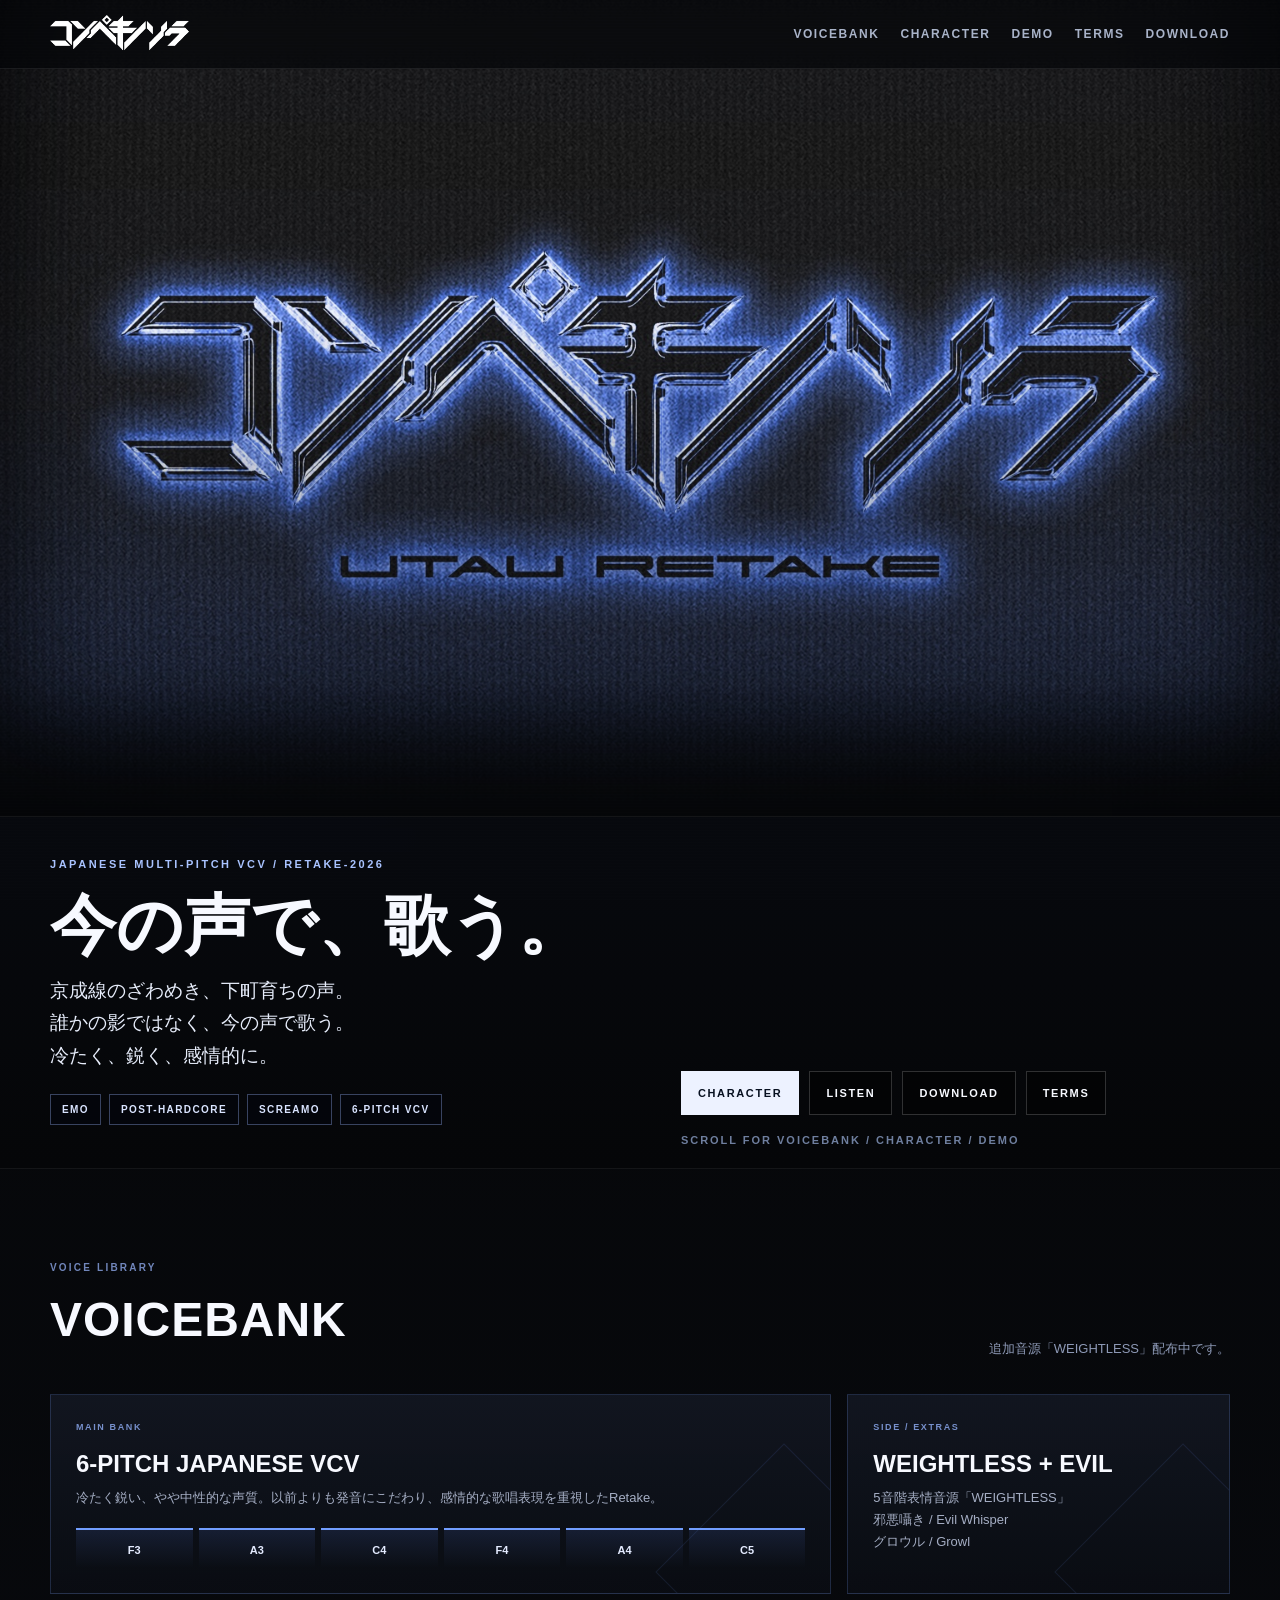
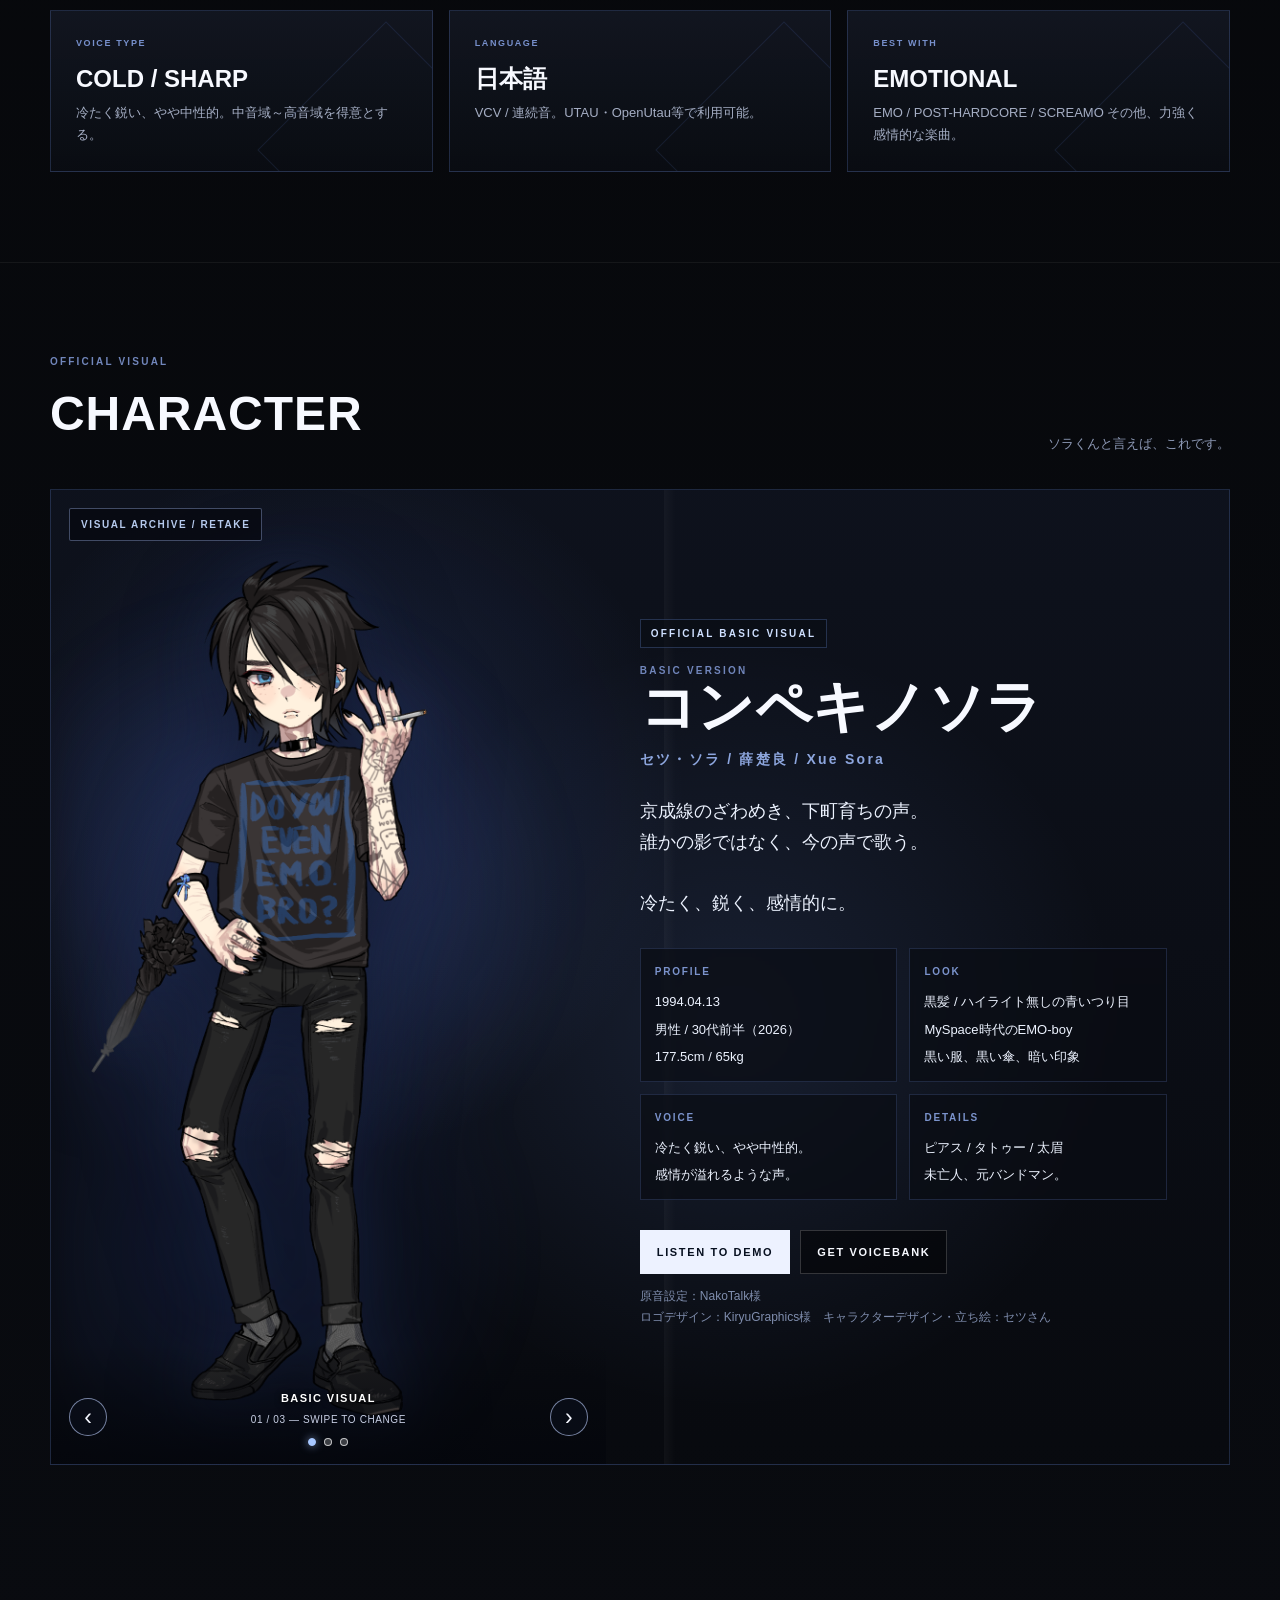
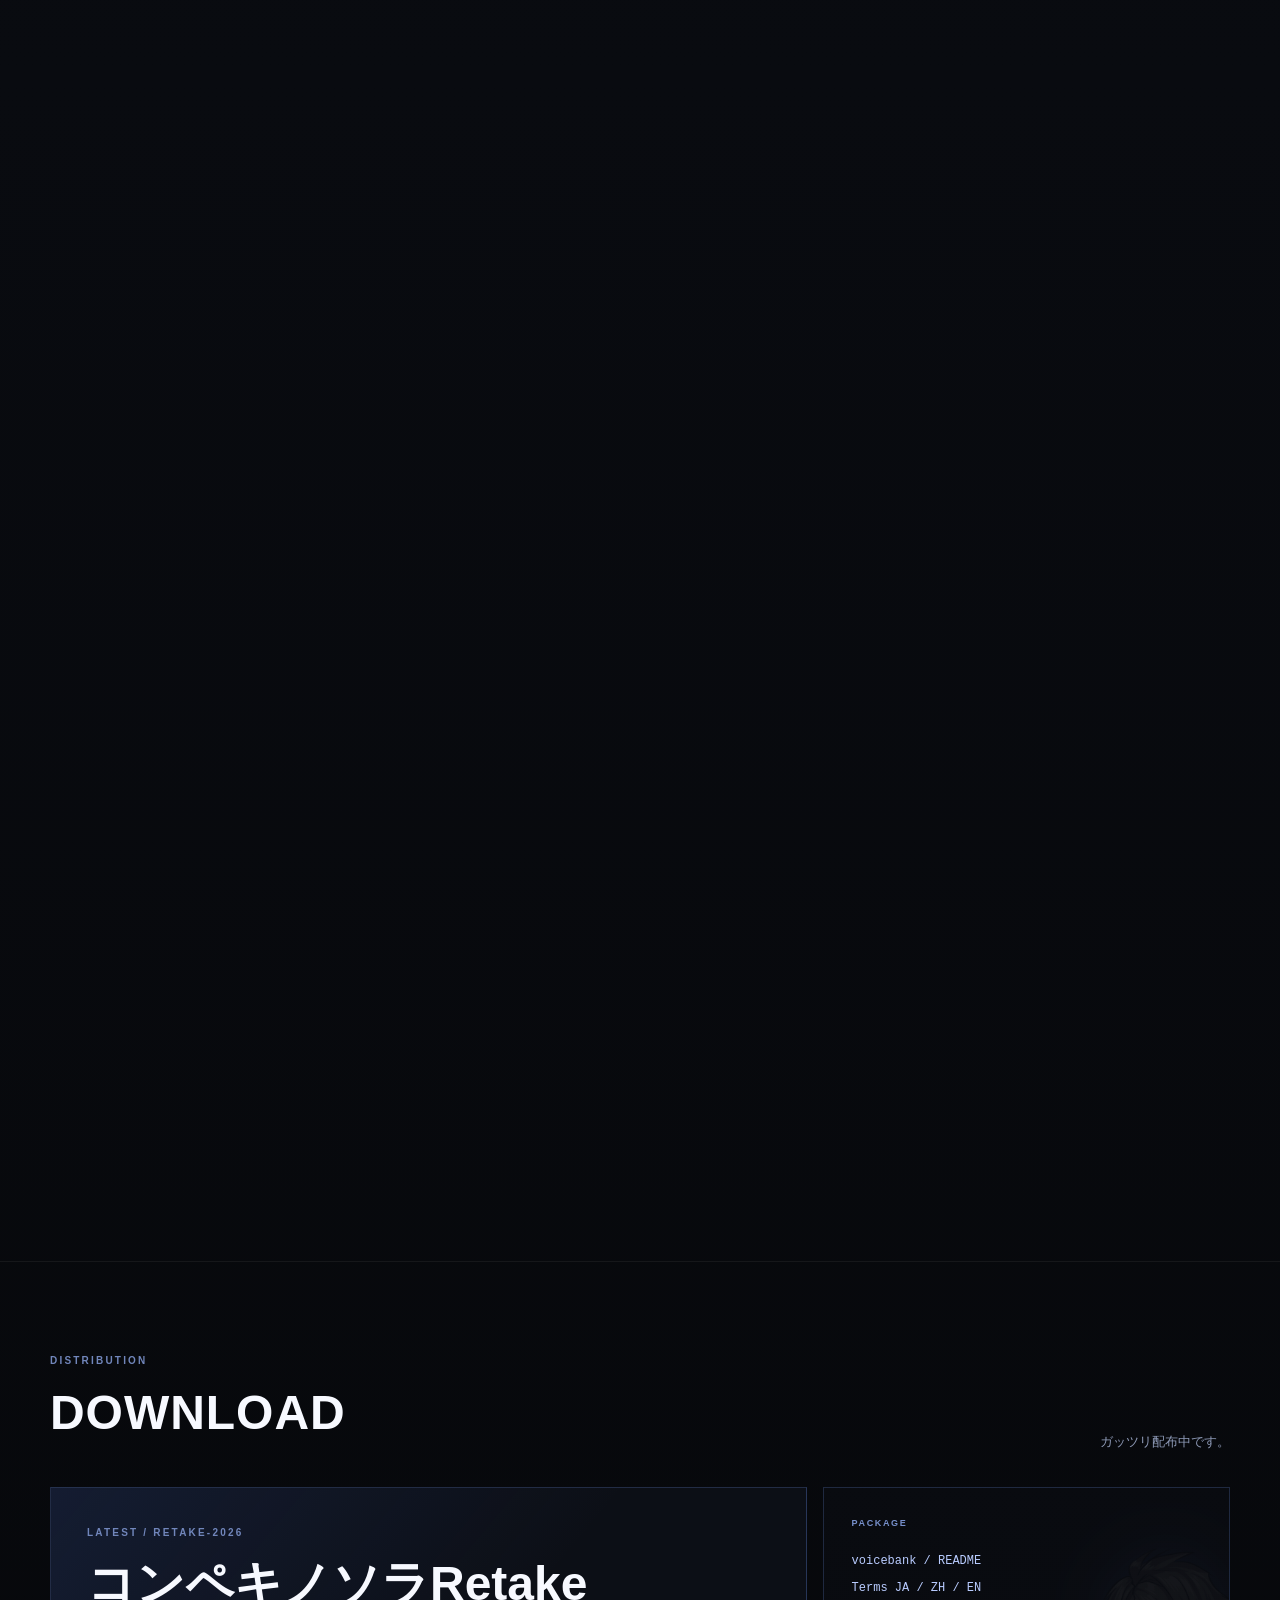
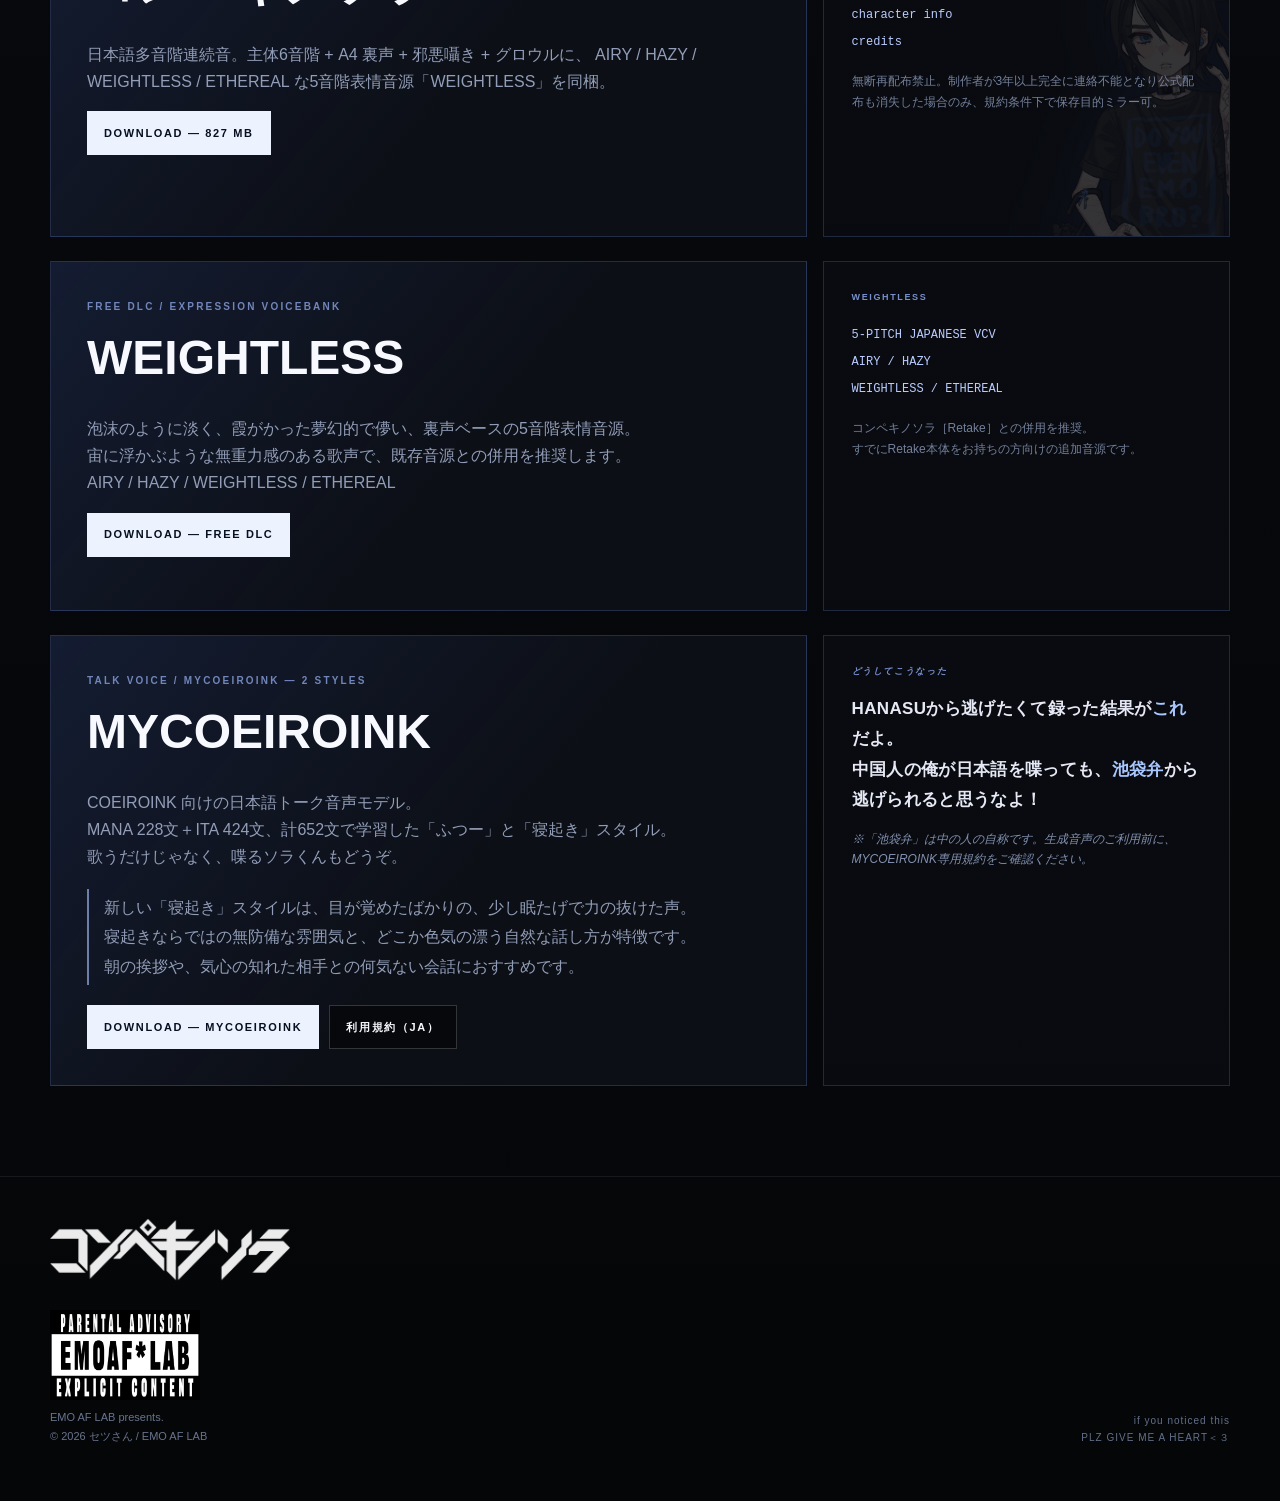
<file: index.html>
<!DOCTYPE html>
<html lang="ja">
<head>
<meta charset="UTF-8">
<meta name="viewport" content="width=device-width,initial-scale=1">
<meta name="theme-color" content="#050608">
<title>コンペキノソラ［Retake-2026］</title>
<meta name="description" content="京成線のざわめき、下町育ちの声。コンペキノソラ（セツ・ソラ）UTAU Retake-2026">
<link rel="stylesheet" href="style.css">

<style>
  /* DOWNLOAD: keep Retake / WEIGHTLESS card rows visually balanced */
  #download .download.equal-download-height .download-main,
  #download .download.equal-download-height .download-side{
    height:350px;
  }

  /* The character decoration should float inside the Retake side card,
     not participate in the card's document flow. */
  #download .download.equal-download-height .download-deco{
    position:absolute;
  }

  @media(max-width:850px){
    #download .download.equal-download-height .download-main,
    #download .download.equal-download-height .download-side{
      height:auto;
      min-height:0;
    }
  }

  /* CHARACTER GALLERY — scoped so the rest of the original site stays unchanged. */
  #character .character-figure.character-gallery {
    position:relative;
    isolation:isolate;
    overflow:hidden;
    touch-action:pan-y; /* Keep vertical scrolling natural on phones. */
    user-select:none;
    -webkit-user-select:none;
    cursor:grab;
  }
  #character .character-figure.character-gallery:active { cursor:grabbing; }
  #character .character-figure.character-gallery:focus-visible {
    outline:2px solid #99caff;
    outline-offset:3px;
  }
  #character .character-gallery > img.character-art {
    transition:opacity .2s ease, transform .2s ease;
    -webkit-user-drag:none;
    user-drag:none;
  }
  #character .character-gallery > img.character-art.is-changing {
    opacity:0;
    transform:translateX(var(--gallery-direction, 0px)) scale(.988);
  }
  #character .character-gallery-stamp {
    position:absolute;
    z-index:3;
    left:18px;
    top:18px;
    padding:7px 11px;
    border:1px solid rgba(173,197,255,.35);
    border-radius:2px;
    background:rgba(6,8,15,.70);
    color:#b5c9ec;
    font-size:10px;
    letter-spacing:.16em;
    font-weight:700;
    pointer-events:none;
  }
  #character .character-gallery-controls {
    position:absolute;
    z-index:4;
    bottom:0;
    left:0;
    right:0;
    display:flex;
    align-items:center;
    justify-content:space-between;
    gap:12px;
    padding:45px 18px 18px;
    color:#fff;
    background:linear-gradient(to top, rgba(4,6,12,.86), rgba(4,6,12,0));
    pointer-events:none;
  }
  #character .character-gallery-controls button {pointer-events:auto;}
  #character .gallery-arrow {
    flex:none;
    display:grid;
    place-items:center;
    width:38px;
    height:38px;
    padding:0;
    border:1px solid rgba(190,209,255,.60);
    border-radius:50%;
    background:rgba(10,15,27,.70);
    color:#f5f7ff;
    font-size:23px;
    line-height:1;
    cursor:pointer;
    transition:background .18s, border-color .18s, transform .18s;
  }
  #character .gallery-arrow:hover,
  #character .gallery-arrow:focus-visible {
    background:#26334e;
    border-color:#a9c9ff;
    transform:scale(1.06);
  }
  #character .gallery-meta {min-width:0; text-align:center; flex:1;}
  #character .gallery-meta-title {
    display:block;
    font-weight:750;
    font-size:11px;
    letter-spacing:.13em;
    text-shadow:0 1px 6px #000;
  }
  #character .gallery-meta-sub {
    display:block;
    margin-top:3px;
    font-size:10px;
    color:#c9d0e5;
    letter-spacing:.06em;
  }
  #character .gallery-dots {display:flex; justify-content:center; gap:8px; margin-top:10px;}
  #character .gallery-dot {
    width:8px;
    height:8px;
    padding:0;
    border:1px solid rgba(255,255,255,.7);
    border-radius:50%;
    background:rgba(255,255,255,.22);
    cursor:pointer;
  }
  #character .gallery-dot.is-active {
    background:#a7c7ff;
    border-color:#a7c7ff;
    box-shadow:0 0 8px rgba(167,199,255,.65);
  }
  #character .gallery-arrow:focus-visible,
  #character .gallery-dot:focus-visible {outline:2px solid #fff; outline-offset:3px;}
  @media(max-width:600px){
    #character .character-gallery-stamp {top:12px;left:12px;font-size:9px;}
    #character .character-gallery-controls {padding:40px 12px 12px; gap:8px;}
    #character .gallery-arrow {width:34px;height:34px;font-size:21px;}
    #character .gallery-meta-title {font-size:10px;}
    #character .gallery-meta-sub {font-size:9px;}
  }
  @media(prefers-reduced-motion:reduce){
    #character .character-gallery > img.character-art,
    #character .gallery-arrow {transition:none;}
  }

  /* MYCOEIROINK: same two-column DOWNLOAD cards, with a slightly cheekier quote. */
  #mycoeiroink-download .mycoe-joke {
    margin:14px 0 0;
    max-width:34em;
    color:#e6e9f5;
    font-size:17px;
    line-height:1.8;
    letter-spacing:.02em;
  }
  #mycoeiroink-download .mycoe-joke strong {color:#a9c7ff;}
  #download #mycoeiroink-download .download-main,
  #download #mycoeiroink-download .download-side {
    height:auto;
    min-height:350px;
  }
  #mycoeiroink-download .mycoe-style-description {
    margin:18px 0 20px;
    padding:4px 0 4px 15px;
    border-left:2px solid rgba(169,199,255,.60);
    line-height:1.85;
  }
  #mycoeiroink-download .mycoe-joke {font-weight:700;}
  #mycoeiroink-download .mycoe-hint {
    color:#8291af;
    font-size:12px;
    line-height:1.65;
    margin-top:14px;
  }
  @media(max-width:850px){
    #mycoeiroink-download .mycoe-joke {font-size:15px;}
  }
</style>

</head>
<body>
<nav class="nav">
  <div class="wrap nav-inner">
    <a href="#top"><img class="nav-logo" src="assets/logo-white.png" alt="コンペキノソラ"></a>
    <div class="nav-links">
      <a href="#voicebank">VOICEBANK</a><a href="#character">CHARACTER</a><a href="#demo">DEMO</a>
      <a href="#terms">TERMS</a><a href="#download">DOWNLOAD</a>
    </div>
  </div>
</nav>

<header class="hero" id="top">
  <div class="wrap hero-banner-only"></div>
</header>

<section class="intro-strip reveal">
  <div class="wrap intro-grid">
    <div class="intro-copy">
      <div class="eyebrow">JAPANESE MULTI-PITCH VCV / RETAKE-2026</div>
      <h1>今の声で、歌う。</h1>
      <p>京成線のざわめき、下町育ちの声。
誰かの影ではなく、今の声で歌う。
冷たく、鋭く、感情的に。</p>
      <div class="tags">
        <span class="tag">EMO</span><span class="tag">POST-HARDCORE</span><span class="tag">SCREAMO</span><span class="tag">6-PITCH VCV</span>
      </div>
    </div>
    <div class="intro-side">
      <div class="buttons">
        <a class="btn primary" href="#character">CHARACTER</a>
        <a class="btn" href="#demo">LISTEN</a>
        <a class="btn" href="#download">DOWNLOAD</a>
        <a class="btn" href="#terms">TERMS</a>
      </div>
      <div class="scroll-note">SCROLL FOR VOICEBANK / CHARACTER / DEMO</div>
    </div>
  </div>
</section>

<main>
<section class="section reveal" id="voicebank">
  <div class="wrap">
    <div class="section-head">
      <div><div class="kicker">VOICE LIBRARY</div><h2>VOICEBANK</h2></div>
      <div class="section-note">追加音源「WEIGHTLESS」配布中です。</div>
    </div>
    <div class="grid">
      <div class="card span-8">
        <div class="card-label">MAIN BANK</div><div class="big">6-PITCH JAPANESE VCV</div>
        <p>冷たく鋭い、やや中性的な声質。以前よりも発音にこだわり、感情的な歌唱表現を重視したRetake。</p>
        <div class="voice-lines"><span>F3</span><span>A3</span><span>C4</span><span>F4</span><span>A4</span><span>C5</span></div>
      </div>
      <div class="card span-4">
        <div class="card-label">SIDE / EXTRAS</div><div class="big">WEIGHTLESS + EVIL</div>
        <p>5音階表情音源「WEIGHTLESS」<br>邪悪囁き / Evil Whisper<br>グロウル / Growl</p>
      </div>
      <div class="card span-4"><div class="card-label">VOICE TYPE</div><div class="big">COLD / SHARP</div><p>冷たく鋭い、やや中性的。中音域～高音域を得意とする。</p></div>
      <div class="card span-4"><div class="card-label">LANGUAGE</div><div class="big">日本語</div><p>VCV / 連続音。UTAU・OpenUtau等で利用可能。</p></div>
      <div class="card span-4"><div class="card-label">BEST WITH</div><div class="big">EMOTIONAL</div><p>EMO / POST-HARDCORE / SCREAMO その他、力強く感情的な楽曲。</p></div>
    </div>
  </div>
</section>

<section class="section reveal" id="character">
  <div class="wrap">
    <div class="section-head">
      <div><div class="kicker">OFFICIAL VISUAL</div><h2>CHARACTER</h2></div>
      <div class="section-note">ソラくんと言えば、これです。</div>
    </div>

    <div class="character-shell">
      <div class="character-figure character-gallery" id="character-gallery"
           role="region" aria-roledescription="carousel" aria-label="コンペキノソラ立ち絵ギャラリー"
           tabindex="0" title="左右にスワイプして立ち絵を切り替え">
        <img class="character-art" id="character-gallery-image" src="assets/character-base.png"
             alt="コンペキノソラ・基本立ち絵" draggable="false">
        <div class="character-gallery-stamp" aria-hidden="true">VISUAL ARCHIVE / RETAKE</div>
        <div class="character-gallery-controls">
          <button class="gallery-arrow" type="button" id="gallery-prev" aria-label="前の立ち絵">&#8249;</button>
          <div class="gallery-meta" aria-live="polite" aria-atomic="true">
            <span class="gallery-meta-title" id="gallery-label">BASIC VISUAL</span>
            <span class="gallery-meta-sub" id="gallery-count">01 / 03 — SWIPE TO CHANGE</span>
            <div class="gallery-dots" id="gallery-dots" aria-label="立ち絵を選択"></div>
          </div>
          <button class="gallery-arrow" type="button" id="gallery-next" aria-label="次の立ち絵">&#8250;</button>
        </div>
      </div>
      <div class="character-info">
        <div class="mag-bar">OFFICIAL BASIC VISUAL</div>
        <div class="kicker">BASIC VERSION</div>
        <h3 class="character-name">コンペキノソラ</h3>
        <div class="character-sub">セツ・ソラ / 薛楚良 / Xue Sora</div>
        <p class="character-copy">京成線のざわめき、下町育ちの声。
誰かの影ではなく、今の声で歌う。

冷たく、鋭く、感情的に。</p>

        <div class="mini-grid">
          <div class="mini-card"><b>PROFILE</b><span>1994.04.13<br>男性 / 30代前半（2026）<br>177.5cm / 65kg</span></div>
          <div class="mini-card"><b>LOOK</b><span>黒髪 / ハイライト無しの青いつり目<br>MySpace時代のEMO-boy<br>黒い服、黒い傘、暗い印象</span></div>
          <div class="mini-card"><b>VOICE</b><span>冷たく鋭い、やや中性的。<br>感情が溢れるような声。</span></div>
          <div class="mini-card"><b>DETAILS</b><span>ピアス / タトゥー / 太眉<br>未亡人、元バンドマン。</span></div>
        </div>

        <div class="buttons">
          <a class="btn primary" href="#demo">LISTEN TO DEMO</a>
          <a class="btn" href="#download">GET VOICEBANK</a>
        </div>

<p class="character-note">
  原音設定：NakoTalk様<br>
  ロゴデザイン：KiryuGraphics様　キャラクターデザイン・立ち絵：セツさん
</p>
      </div>
    </div>
  </div>
</section>

<section class="section reveal" id="demo">
  <div class="wrap">
    <div class="section-head">
      <div><div class="kicker">SOUND TESTS</div><h2>DEMO</h2></div>
      <div class="section-note">実際の歌唱サンプルです。</div>
    </div>
    <div class="grid">
      <article class="card demo span-6">
        <small>PUBLISHED / UTAU VOICEBANK TEST</small><h3>Hope</h3>
        <p>Retake-2026 の最初の公開テスト。</p>
        <div class="demo-links">
          <a class="btn" target="_blank" rel="noreferrer" href="https://www.nicovideo.jp/watch/sm46626454">NICONICO</a>
          <a class="btn" target="_blank" rel="noreferrer" href="https://youtu.be/wn74gaIVQFo?si=0XRoeuV4iFtsTuF2">YOUTUBE</a>
          <a class="btn" target="_blank" rel="noreferrer" href="https://www.acfun.cn/v/ac48756188">ACFUN</a>
          <a class="btn" target="_blank" rel="noreferrer" href="https://b23.tv/MhWKydT">BILIBILI</a>
        </div>
      </article>
      <article class="card span-6">
        <div class="card-label">UPCOMING DEMOS</div>
        <div class="big">NEXT TRACKS</div>
        <p>ニコ動とかもう…ぅpしました。</p>
        <div class="demo-stack">
          <div class="demo-mini"><div><b>BC</b><span><br>niki cover / in progress</span></div><span>cover art / PV pending</span></div>
          <div class="demo-mini"><div><b>S</b><span><br>ゆよゆっぺ cover / reserved</span></div><span>master assigned</span></div>
          <div class="demo-mini"><div><b>ユラギ</b><span><br>retuned version / reserved</span></div><span>updated Japanese tuning</span></div>
        </div>
      </article>
    </div>
  </div>
</section>

<section class="section reveal" id="terms">
  <div class="wrap">
    <div class="section-head">
      <div><div class="kicker">TERMS OF USE</div><h2>楽しく遊んでください。</h2></div>
      <div class="section-note">利用前に完全版規約をご確認ください。日本語・中文・English 全部ある。</div>
    </div>
    <div class="rule-strip">
      <div class="rule ok"><b>R-18</b><span>OK！！！！！！</span></div>
      <div class="rule ok"><b>R-18G</b><span>OK！！！！！！</span></div>
      <div class="rule ok"><b>DOUJIN PROFIT</b><span>個人・同人の収益化OK</span></div>
      <div class="rule"><b>COMMERCIAL</b><span>事前相談してください</span></div>
      <div class="rule no"><b>POLITICS</b><span>ぜってぇダメ。無理です。</span></div>
      <div class="rule no"><b>AI TRAINING</b><span>間に合ってます。お気遣いなく。</span></div>
    </div>
    <div class="buttons" style="margin-top:18px">
      <a class="btn" href="terms-ja.html">日本語</a>
      <a class="btn" href="terms-zh.html">中文</a>
      <a class="btn" href="terms-en.html">ENGLISH</a>
    </div>
    <div style="margin-top:24px; padding:18px 20px; border:1px solid rgba(145,173,244,.24); border-radius:12px; background:rgba(23,31,49,.42)">
      <div class="kicker">TALK MODEL / ADDITIONAL TERMS</div>
      <p style="margin:8px 0 12px">MYCOEIROINK 専用追加規約 — 生成音声のクレジット表記、モデルの再学習・再配布、なりすましに関する補足事項。</p>
      <div class="buttons">
        <a class="btn" href="terms-mycoeiroink-ja.html">MYCOEIROINK 日本語</a>
        <a class="btn" href="terms-mycoeiroink-zh.html">MYCOEIROINK 中文</a>
        <a class="btn" href="terms-mycoeiroink-en.html">MYCOEIROINK ENGLISH</a>
      </div>
    </div>
  </div>
</section>

<section class="section reveal" id="download">
  <div class="wrap">
    <div class="section-head">
      <div><div class="kicker">DISTRIBUTION</div><h2>DOWNLOAD</h2></div>
      <div class="section-note">ガッツリ配布中です。</div>
    </div>
    <div class="download equal-download-height">
      <div class="download-main">
        <div class="kicker">LATEST / RETAKE-2026</div>
        <h3>コンペキノソラRetake</h3>
        
        <p>  日本語多音階連続音。主体6音階 + A4 裏声 + 邪悪囁き + グロウルに、
  AIRY / HAZY / WEIGHTLESS / ETHEREAL な5音階表情音源「WEIGHTLESS」を同梱。</p>
        <a class="btn primary" href="https://github.com/xueraven666/KonpekinoSora.Voicebank/releases/download/UTAU_Retake/Konpekinosora-Retake_plus_DLC.zip">DOWNLOAD — 827 MB</a>
      </div>
      <div class="download-side">
        <img class="download-deco" src="assets/character-half.png" alt="">
        <div class="card-label">PACKAGE</div>
        <code>voicebank / README<br>Terms JA / ZH / EN<br>character info<br>credits</code>
        <p style="font-size:12px;color:#74809b;margin-top:18px">無断再配布禁止。制作者が3年以上完全に連絡不能となり公式配布も消失した場合のみ、規約条件下で保存目的ミラー可。</p>
      </div>
    </div>

    <div class="download equal-download-height" id="weightless-download" style="margin-top:24px;">
      <div class="download-main">
        <div class="kicker">FREE DLC / EXPRESSION VOICEBANK</div>
        <h3>WEIGHTLESS</h3>

        <p>
          泡沫のように淡く、霞がかった夢幻的で儚い、裏声ベースの5音階表情音源。<br>
          宙に浮かぶような無重力感のある歌声で、既存音源との併用を推奨します。<br>
          AIRY / HAZY / WEIGHTLESS / ETHEREAL
        </p>

        <a class="btn primary"
           href="https://github.com/xueraven666/KonpekinoSora.Voicebank/releases/download/UTAU_DLC/Konpekinosora_DLC_Weightless.zip"
           target="_blank" rel="noreferrer">
          DOWNLOAD — FREE DLC
        </a>
      </div>

      <div class="download-side">
        <div class="card-label">WEIGHTLESS</div>
        <code>5-PITCH JAPANESE VCV<br>AIRY / HAZY<br>WEIGHTLESS / ETHEREAL</code>

        <p style="font-size:12px;color:#74809b;margin-top:18px">
          コンペキノソラ［Retake］との併用を推奨。<br>
          すでにRetake本体をお持ちの方向けの追加音源です。
        </p>
      </div>
    </div>

    <!-- MYCOEIROINK / しゃべるセツ・ソラ -->
    <div class="download equal-download-height" id="mycoeiroink-download" style="margin-top:24px;">
      <div class="download-main">
        <div class="kicker">TALK VOICE / MYCOEIROINK — 2 STYLES</div>
        <h3>MYCOEIROINK</h3>
        <p>
          COEIROINK 向けの日本語トーク音声モデル。<br>
          MANA 228文＋ITA 424文、計652文で学習した「ふつー」と「寝起き」スタイル。<br>
          歌うだけじゃなく、喋るソラくんもどうぞ。
        </p>
        <p class="mycoe-style-description">
          新しい「寝起き」スタイルは、目が覚めたばかりの、少し眠たげで力の抜けた声。<br>
          寝起きならではの無防備な雰囲気と、どこか色気の漂う自然な話し方が特徴です。<br>
          朝の挨拶や、気心の知れた相手との何気ない会話におすすめです。
        </p>
        <div class="buttons">
          <a class="btn primary" href="https://github.com/xueraven666/KonpekinoSora.Voicebank/releases/download/MYCOEIROINK/KonpekinoSora_MYCOEIROINK_1.0.zip" target="_blank" rel="noopener noreferrer">DOWNLOAD — MYCOEIROINK</a>
          <a class="btn" href="terms-mycoeiroink-ja.html">利用規約（JA）</a>
        </div>
      </div>
      <div class="download-side">
        <div class="card-label"><em>どうしてこうなった</em></div>
        <p class="mycoe-joke">
          HANASUから逃げたくて録った結果が<strong>これ</strong>だよ。<br>
          中国人の俺が日本語を喋っても、<strong>池袋弁</strong>から逃げられると思うなよ！
        </p>
        <p class="mycoe-hint"><em>※「池袋弁」は中の人の自称です。生成音声のご利用前に、MYCOEIROINK専用規約をご確認ください。</em></p>
      </div>
    </div>
  </div>
</section>
</main>

<footer class="footer">
  <div class="wrap footer-grid">
    <div>
      <img class="footer-logo" src="assets/logo-white.png" alt="">
      <img class="emoaf" src="assets/emoaf-lab.png" alt="EMO AF LAB">
      <p>EMO AF LAB presents.<br>© 2026 セツさん / EMO AF LAB</p>
    </div>
    <div class="footer-right">if you noticed this<br>PLZ GIVE ME A HEART＜３ </div>
  </div>
</footer>
<script>
const io = new IntersectionObserver(entries => {
  entries.forEach(e => { if(e.isIntersecting) e.target.classList.add('visible'); });
},{threshold:.08});
document.querySelectorAll('.reveal').forEach(el=>io.observe(el));

/* CHARACTER: swipe / mouse drag / arrow keys / button navigation.
   To add more art later, add another { src, label, alt } entry below.
   Images must exist in your site's assets/ directory. */
(() => {
  const slides = [
    { src: 'assets/character-base.png', label: 'BASIC VISUAL', alt: 'コンペキノソラ・基本立ち絵' },
    { src: 'assets/character-crowdkill.png', label: 'CROWDKILL', alt: 'コンペキノソラ・CROWDKILL立ち絵' },
    { src: 'assets/character-whisper.png', label: 'WHISPER', alt: 'コンペキノソラ・WHISPER立ち絵' }
    // Add future visuals here: { src: 'assets/character-new.png', label: 'NEW VISUAL', alt: '...' }
  ];
  const gallery = document.getElementById('character-gallery');
  if (!gallery) return;
  const img = document.getElementById('character-gallery-image');
  const title = document.getElementById('gallery-label');
  const count = document.getElementById('gallery-count');
  const dots = document.getElementById('gallery-dots');
  const prev = document.getElementById('gallery-prev');
  const next = document.getElementById('gallery-next');
  let current = 0;
  let busy = false;
  let pointerStart = null;
  let lastWheel = 0;

  const dotButtons = slides.map((slide, index) => {
    const button = document.createElement('button');
    button.type = 'button';
    button.className = 'gallery-dot';
    button.setAttribute('aria-label', `${index + 1}枚目: ${slide.label}`);
    button.addEventListener('click', () => show(index));
    dots.appendChild(button);
    return button;
  });

  function updateControls() {
    title.textContent = slides[current].label;
    const num = String(current + 1).padStart(2, '0');
    const total = String(slides.length).padStart(2, '0');
    count.textContent = `${num} / ${total} — SWIPE TO CHANGE`;
    dotButtons.forEach((b, i) => {
      b.classList.toggle('is-active', i === current);
      b.setAttribute('aria-current', i === current ? 'true' : 'false');
    });
  }
  function show(index) {
    const destination = (index + slides.length) % slides.length;
    if (busy || destination === current) return;
    busy = true;
    const slide = slides[destination];
    const direction = destination > current ? '-12px' : '12px';
    const preload = new Image();
    preload.onload = () => {
      gallery.style.setProperty('--gallery-direction', direction);
      img.classList.add('is-changing');
      const reduced = window.matchMedia('(prefers-reduced-motion: reduce)').matches;
      window.setTimeout(() => {
        img.src = slide.src;
        img.alt = slide.alt;
        current = destination;
        updateControls();
        gallery.style.setProperty('--gallery-direction', direction === '-12px' ? '12px' : '-12px');
        requestAnimationFrame(() => {
          img.classList.remove('is-changing');
          window.setTimeout(() => { busy = false; }, reduced ? 0 : 210);
        });
      }, reduced ? 0 : 190);
    };
    preload.onerror = () => {
      busy = false;
      count.textContent = '画像が見つかりません — assets/ を確認';
      console.warn('Character gallery: missing image', slide.src);
    };
    preload.src = slide.src;
  }

  prev.addEventListener('click', () => show(current - 1));
  next.addEventListener('click', () => show(current + 1));
  gallery.addEventListener('keydown', (e) => {
    if (e.key === 'ArrowLeft' || e.key === 'ArrowRight') {
      e.preventDefault();
      show(current + (e.key === 'ArrowRight' ? 1 : -1));
    }
  });
  gallery.addEventListener('pointerdown', (e) => {
    if (e.target.closest('button') || !e.isPrimary) return;
    pointerStart = { x: e.clientX, y: e.clientY, id: e.pointerId };
  });
  gallery.addEventListener('pointerup', (e) => {
    if (!pointerStart || pointerStart.id !== e.pointerId) return;
    const dx = e.clientX - pointerStart.x;
    const dy = e.clientY - pointerStart.y;
    pointerStart = null;
    if (Math.abs(dx) >= 48 && Math.abs(dx) > Math.abs(dy) * 1.2)
      show(current + (dx < 0 ? 1 : -1));
  });
  gallery.addEventListener('pointercancel', () => { pointerStart = null; });
  gallery.addEventListener('wheel', (e) => {
    if (Math.abs(e.deltaX) < 28 || Math.abs(e.deltaX) <= Math.abs(e.deltaY)) return;
    e.preventDefault();
    const now = Date.now();
    if (now - lastWheel < 450) return;
    lastWheel = now;
    show(current + (e.deltaX > 0 ? 1 : -1));
  }, { passive: false });
  updateControls();
})();
</script>
</body>
</html>
</file>
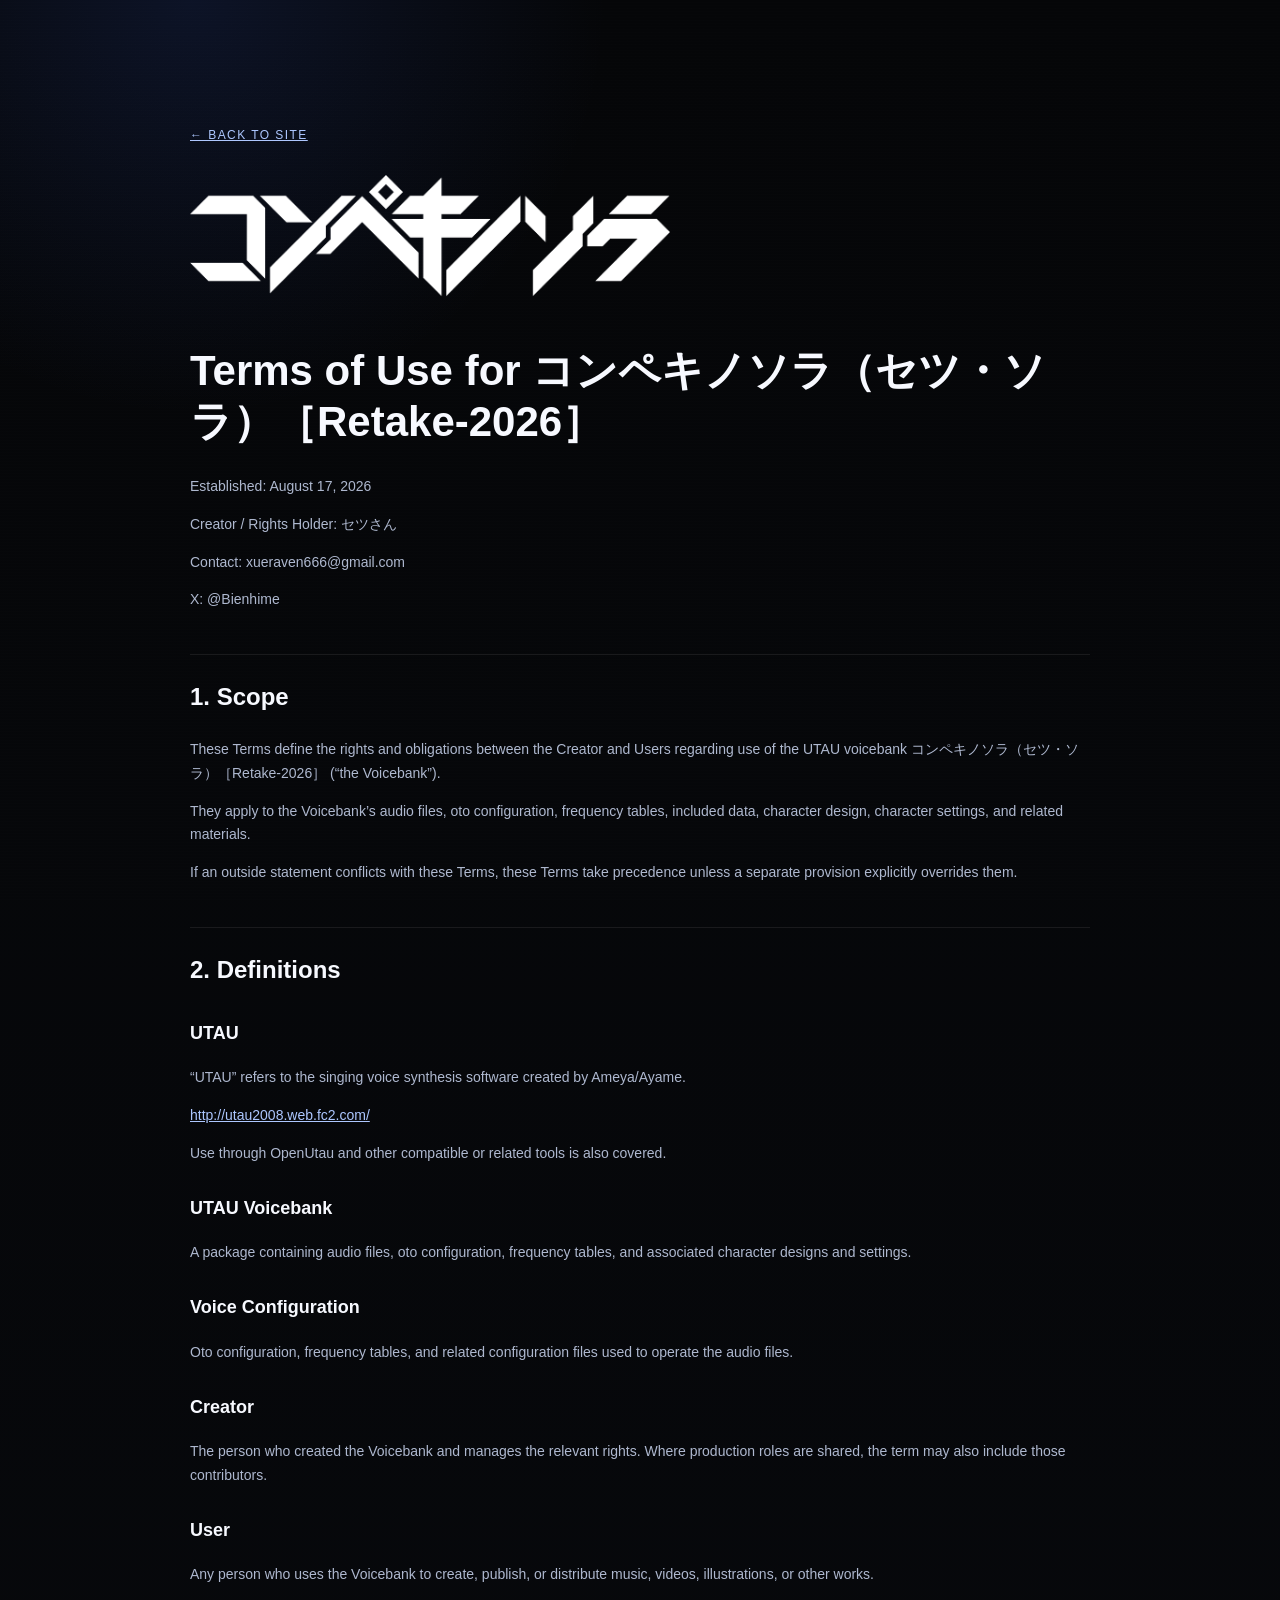
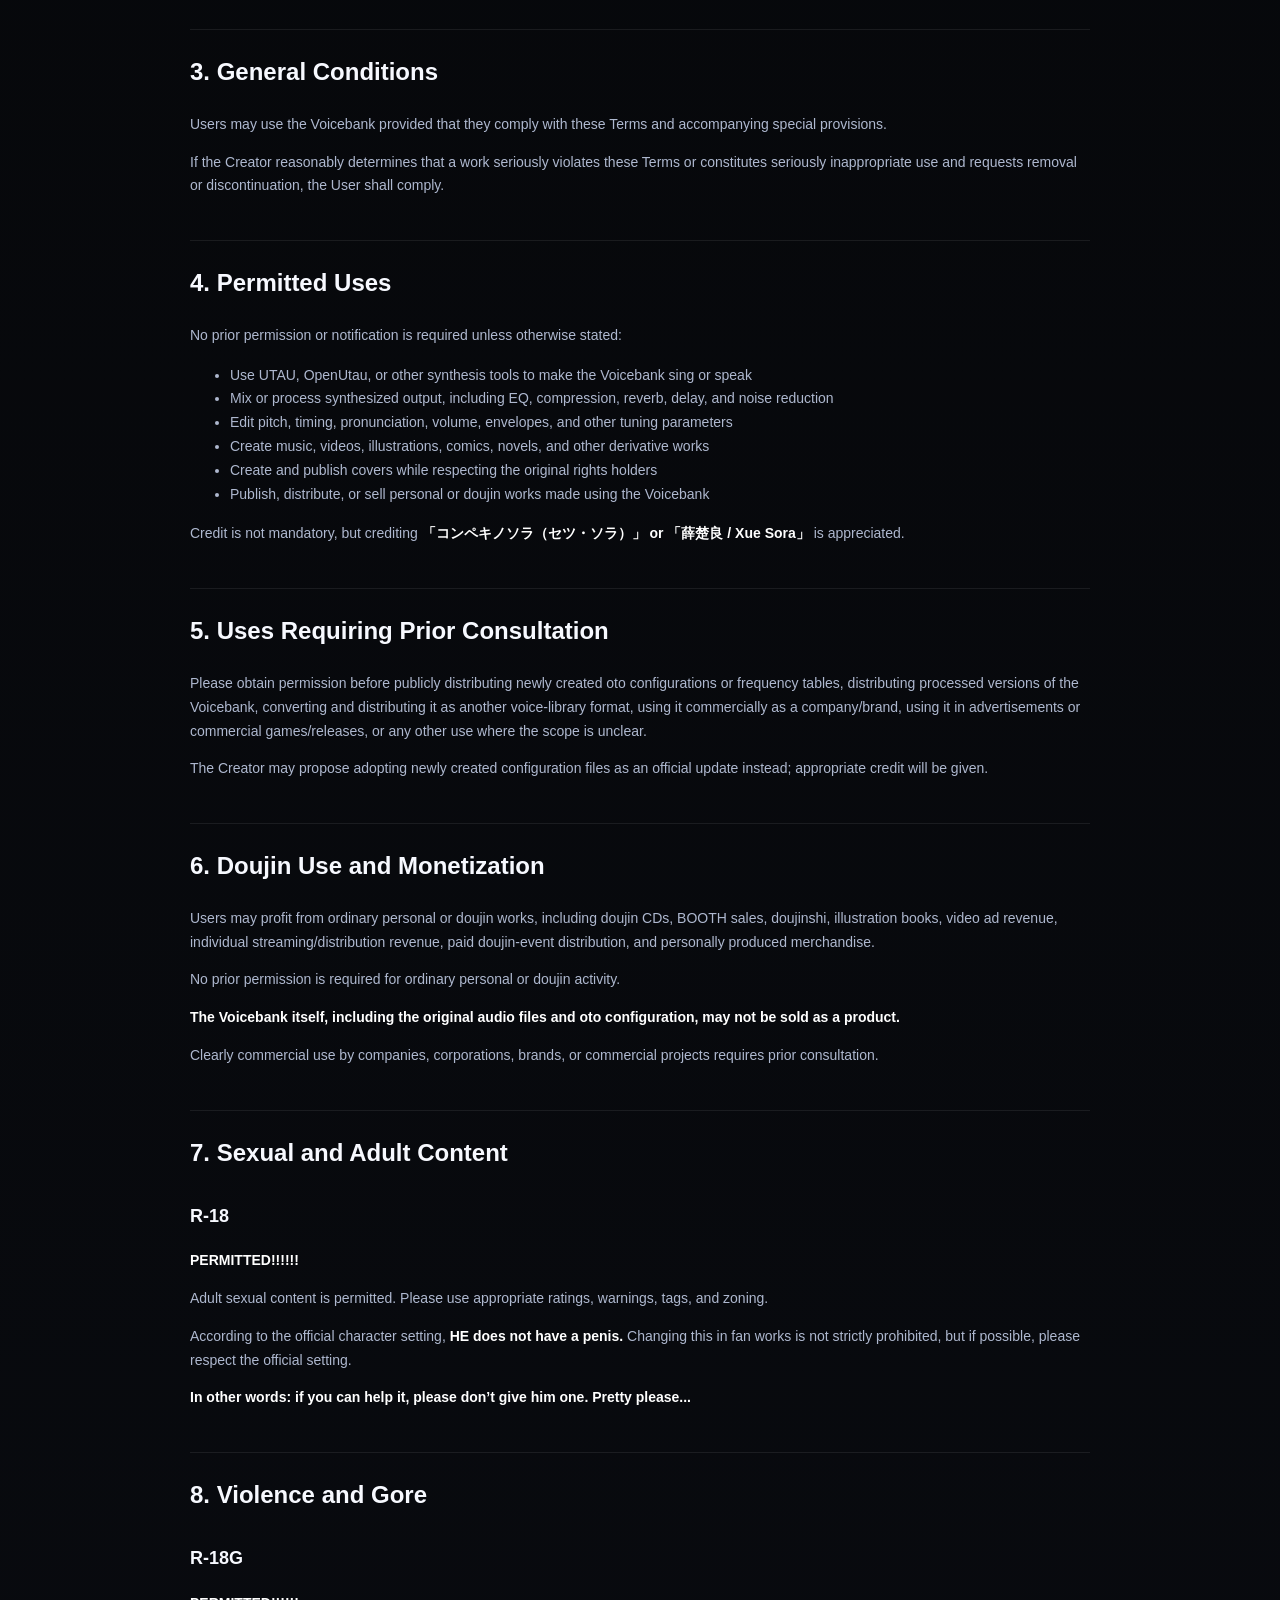
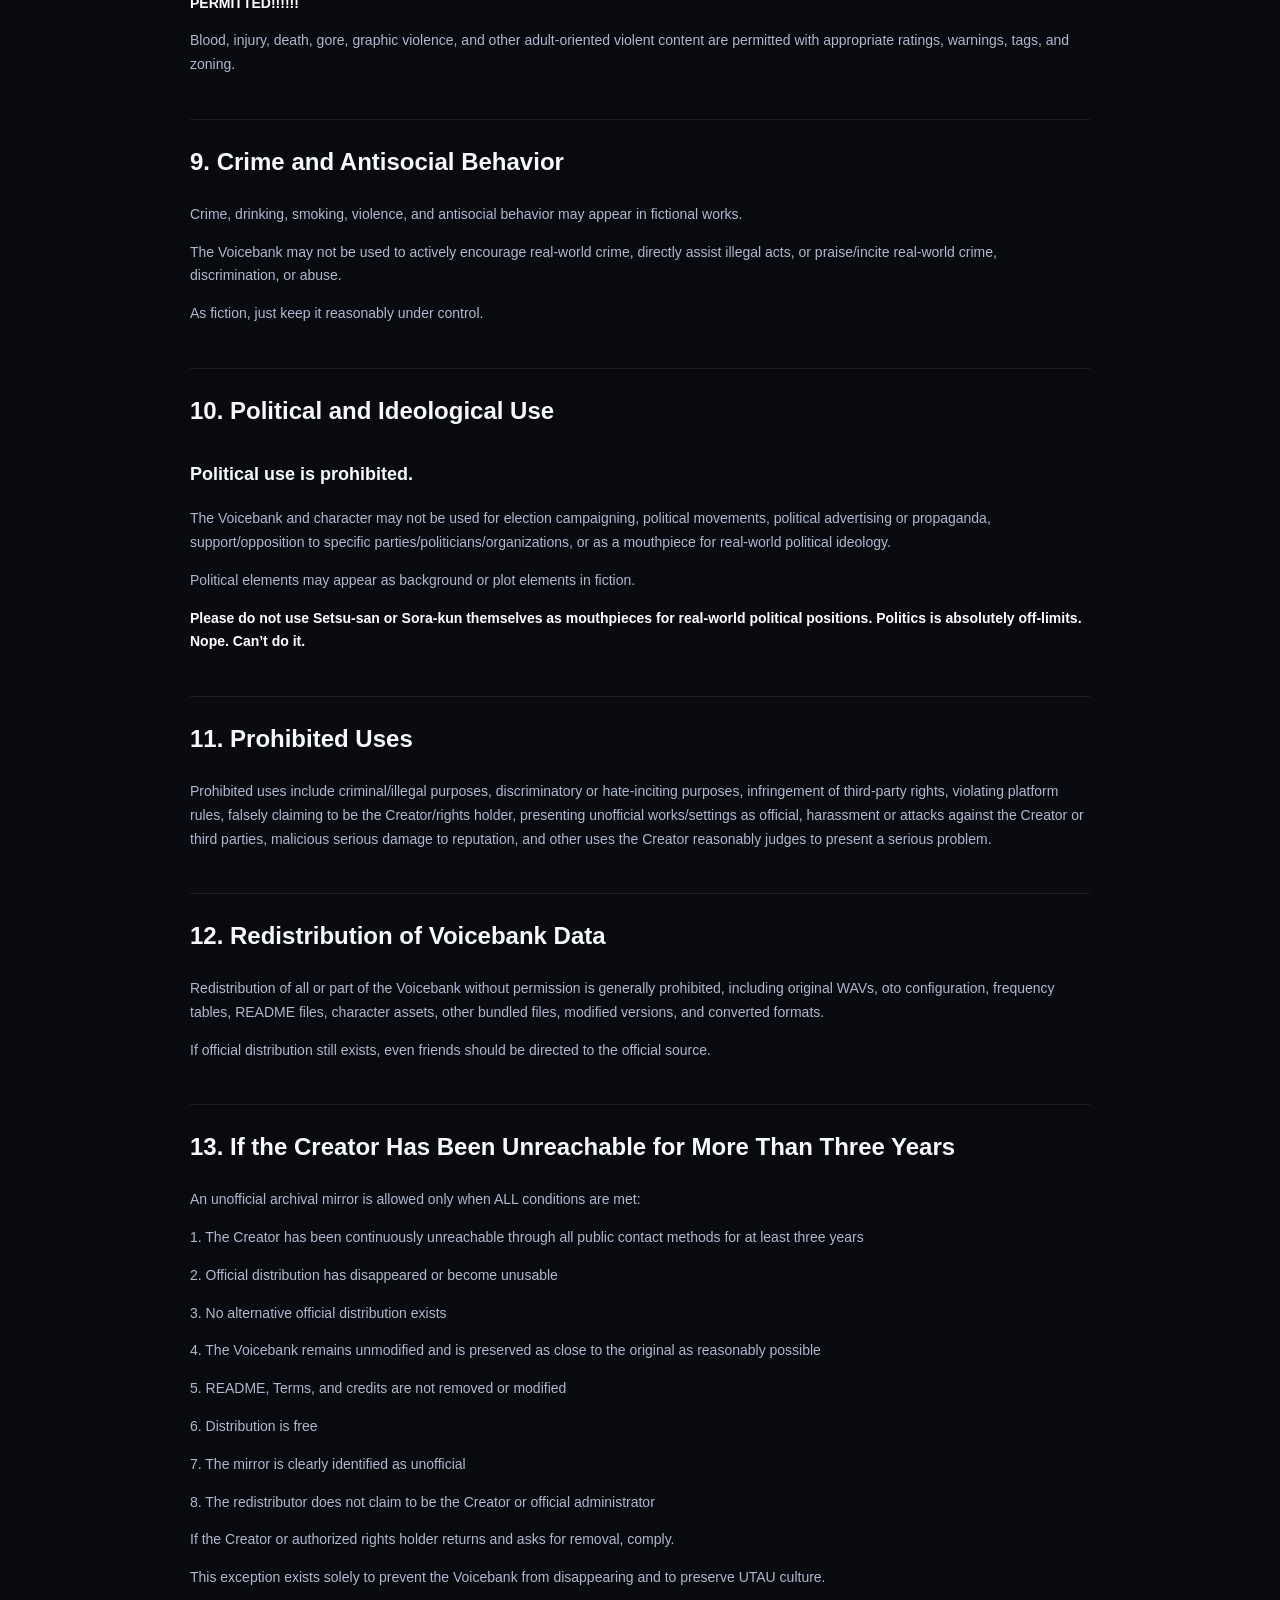
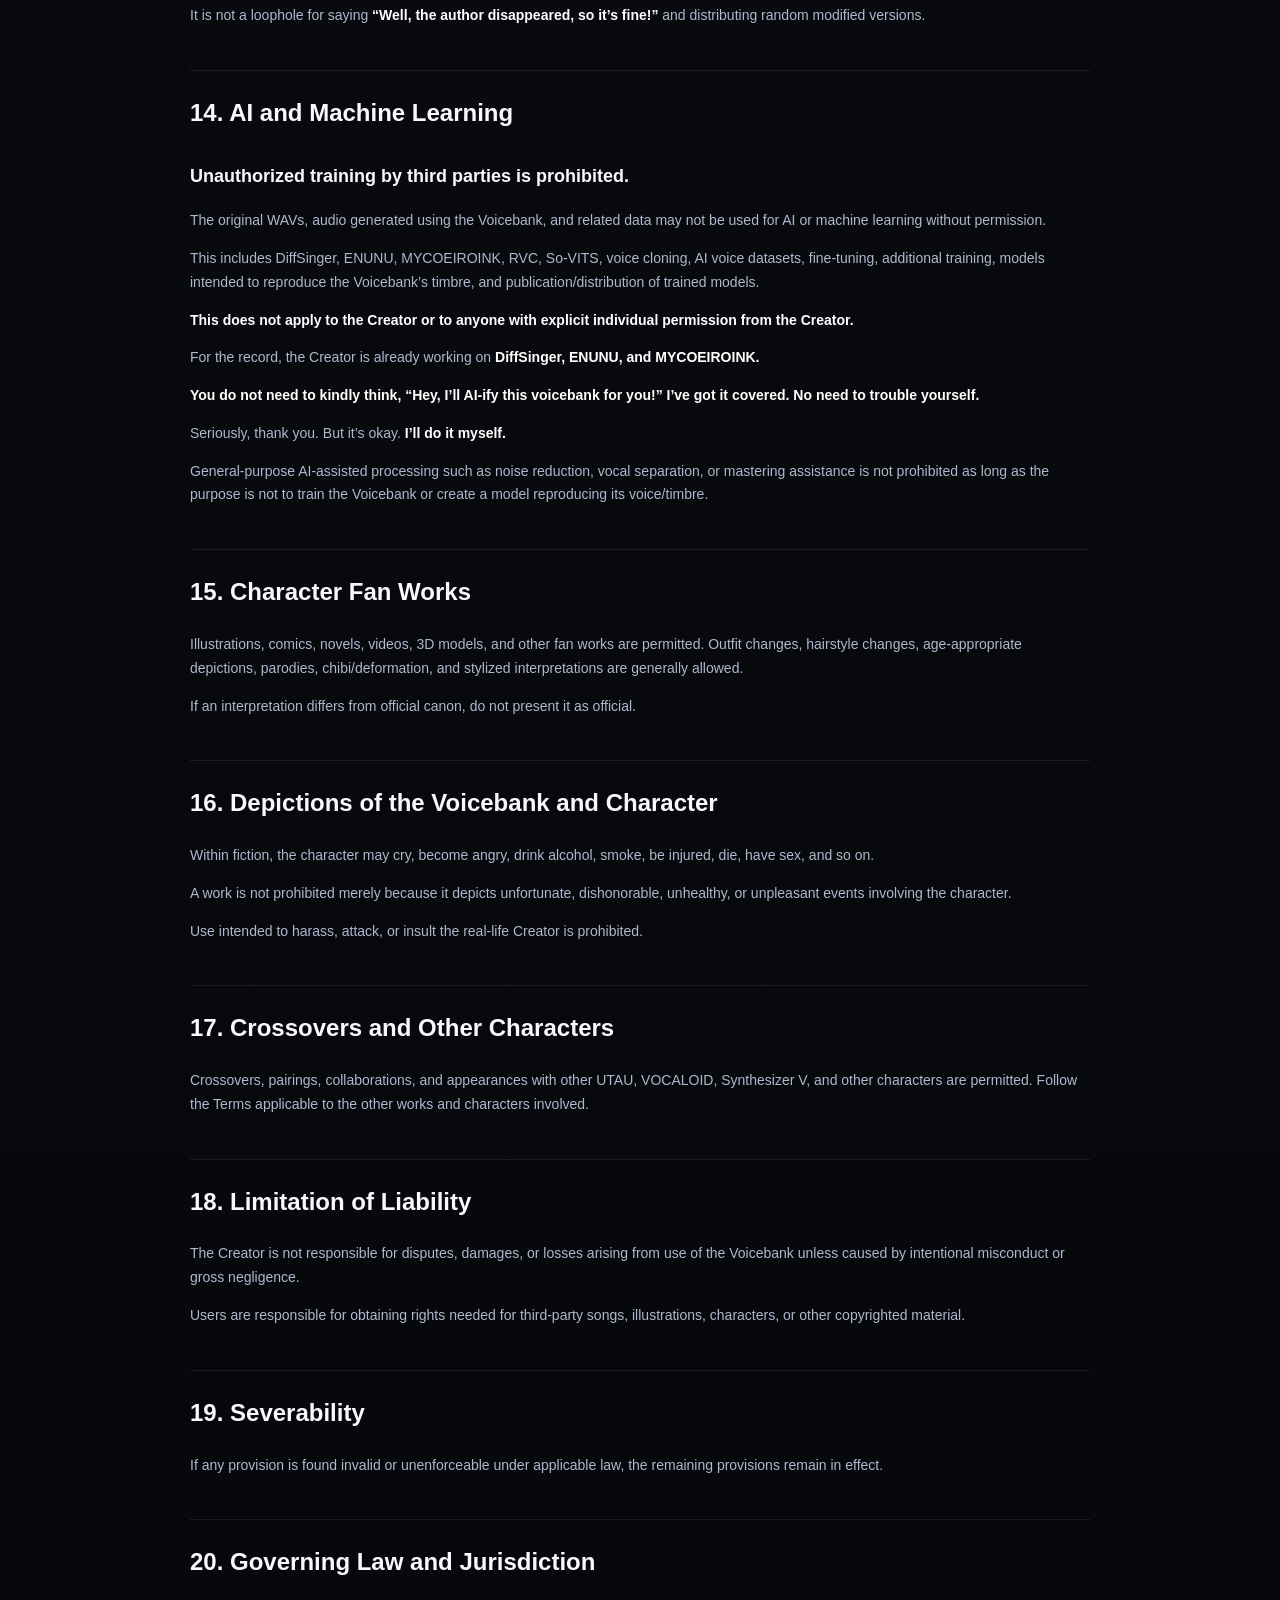
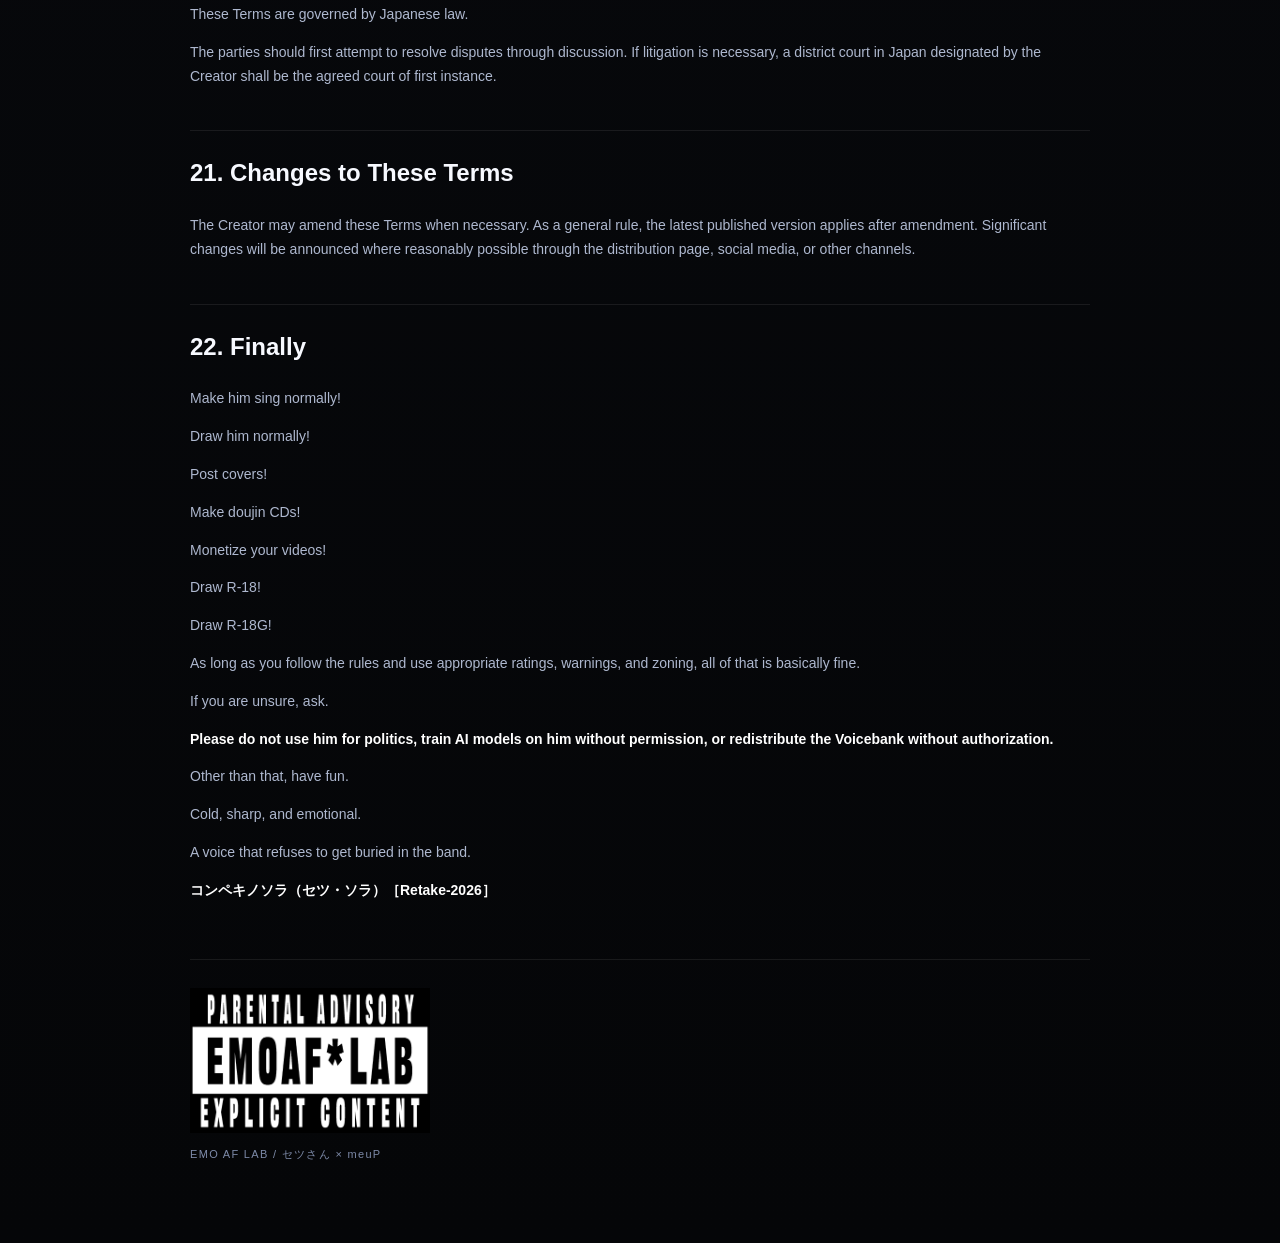
<file: terms-en.html>
<!DOCTYPE html><html lang="en"><head><meta charset="UTF-8"><meta name="viewport" content="width=device-width,initial-scale=1">
<title>Terms of Use | コンペキノソラ</title><link rel="stylesheet" href="style.css">

<style>
.terms-page{padding:120px 0 80px}
.terms-logo{width:min(480px,80%);margin-bottom:40px}
.terms-body{max-width:900px}
.terms-body h1{font-size:42px;line-height:1.2}
.terms-body h2{font-size:24px;margin-top:42px;border-top:1px solid rgba(255,255,255,.08);padding-top:22px}
.terms-body h3{font-size:18px;margin-top:27px}
.terms-body p,.terms-body li{color:#aeb8cf;font-size:14px}
.terms-body strong{color:#fff}
.terms-body a{color:#adc7ff;text-decoration:underline}
.back{display:inline-block;margin:0 0 30px;color:#91adf4;font-size:12px;letter-spacing:.12em}
.terms-duo-footer{
  margin-top:56px;
  padding-top:28px;
  border-top:1px solid rgba(255,255,255,.08);
  display:flex;
  flex-direction:column;
  align-items:flex-start;
  gap:12px;
}
.terms-duo-logo{
  width:min(240px,58vw);
  display:block;
}
.terms-duo-footer p{
  margin:0;
  color:#7d8aa8;
  font-size:11px;
  letter-spacing:.12em;
}
</style>
</head><body><div class="terms-page"><div class="wrap terms-body">
<a class="back" href="index.html">← BACK TO SITE</a><img class="terms-logo" src="assets/logo-white.png" alt="">
<h1>Terms of Use for コンペキノソラ（セツ・ソラ）［Retake-2026］</h1>
<p>Established: August 17, 2026</p>
<p>Creator / Rights Holder: セツさん</p>
<p>Contact: xueraven666@gmail.com</p>
<p>X: @Bienhime</p>
<h2>1. Scope</h2>
<p>These Terms define the rights and obligations between the Creator and Users regarding use of the UTAU voicebank コンペキノソラ（セツ・ソラ）［Retake-2026］ (“the Voicebank”).</p>
<p>They apply to the Voicebank’s audio files, oto configuration, frequency tables, included data, character design, character settings, and related materials.</p>
<p>If an outside statement conflicts with these Terms, these Terms take precedence unless a separate provision explicitly overrides them.</p>
<h2>2. Definitions</h2>
<h3>UTAU</h3>
<p>“UTAU” refers to the singing voice synthesis software created by Ameya/Ayame.</p>
<p><a href="http://utau2008.web.fc2.com/" target="_blank" rel="noreferrer">http://utau2008.web.fc2.com/</a></p>
<p>Use through OpenUtau and other compatible or related tools is also covered.</p>
<h3>UTAU Voicebank</h3>
<p>A package containing audio files, oto configuration, frequency tables, and associated character designs and settings.</p>
<h3>Voice Configuration</h3>
<p>Oto configuration, frequency tables, and related configuration files used to operate the audio files.</p>
<h3>Creator</h3>
<p>The person who created the Voicebank and manages the relevant rights. Where production roles are shared, the term may also include those contributors.</p>
<h3>User</h3>
<p>Any person who uses the Voicebank to create, publish, or distribute music, videos, illustrations, or other works.</p>
<h2>3. General Conditions</h2>
<p>Users may use the Voicebank provided that they comply with these Terms and accompanying special provisions.</p>
<p>If the Creator reasonably determines that a work seriously violates these Terms or constitutes seriously inappropriate use and requests removal or discontinuation, the User shall comply.</p>
<h2>4. Permitted Uses</h2>
<p>No prior permission or notification is required unless otherwise stated:</p>
<ul>
<li>Use UTAU, OpenUtau, or other synthesis tools to make the Voicebank sing or speak</li>
<li>Mix or process synthesized output, including EQ, compression, reverb, delay, and noise reduction</li>
<li>Edit pitch, timing, pronunciation, volume, envelopes, and other tuning parameters</li>
<li>Create music, videos, illustrations, comics, novels, and other derivative works</li>
<li>Create and publish covers while respecting the original rights holders</li>
<li>Publish, distribute, or sell personal or doujin works made using the Voicebank</li>
</ul>
<p>Credit is not mandatory, but crediting <strong>「コンペキノソラ（セツ・ソラ）」 or 「薛楚良 / Xue Sora」</strong> is appreciated.</p>
<h2>5. Uses Requiring Prior Consultation</h2>
<p>Please obtain permission before publicly distributing newly created oto configurations or frequency tables, distributing processed versions of the Voicebank, converting and distributing it as another voice-library format, using it commercially as a company/brand, using it in advertisements or commercial games/releases, or any other use where the scope is unclear.</p>
<p>The Creator may propose adopting newly created configuration files as an official update instead; appropriate credit will be given.</p>
<h2>6. Doujin Use and Monetization</h2>
<p>Users may profit from ordinary personal or doujin works, including doujin CDs, BOOTH sales, doujinshi, illustration books, video ad revenue, individual streaming/distribution revenue, paid doujin-event distribution, and personally produced merchandise.</p>
<p>No prior permission is required for ordinary personal or doujin activity.</p>
<p><strong>The Voicebank itself, including the original audio files and oto configuration, may not be sold as a product.</strong></p>
<p>Clearly commercial use by companies, corporations, brands, or commercial projects requires prior consultation.</p>
<h2>7. Sexual and Adult Content</h2>
<h3>R-18</h3>
<p><strong>PERMITTED!!!!!!</strong></p>
<p>Adult sexual content is permitted. Please use appropriate ratings, warnings, tags, and zoning.</p>
<p>According to the official character setting, <strong>HE does not have a penis.</strong> Changing this in fan works is not strictly prohibited, but if possible, please respect the official setting.</p>
<p><strong>In other words: if you can help it, please don’t give him one. Pretty please...</strong></p>
<h2>8. Violence and Gore</h2>
<h3>R-18G</h3>
<p><strong>PERMITTED!!!!!!</strong></p>
<p>Blood, injury, death, gore, graphic violence, and other adult-oriented violent content are permitted with appropriate ratings, warnings, tags, and zoning.</p>
<h2>9. Crime and Antisocial Behavior</h2>
<p>Crime, drinking, smoking, violence, and antisocial behavior may appear in fictional works.</p>
<p>The Voicebank may not be used to actively encourage real-world crime, directly assist illegal acts, or praise/incite real-world crime, discrimination, or abuse.</p>
<p>As fiction, just keep it reasonably under control.</p>
<h2>10. Political and Ideological Use</h2>
<h3>Political use is prohibited.</h3>
<p>The Voicebank and character may not be used for election campaigning, political movements, political advertising or propaganda, support/opposition to specific parties/politicians/organizations, or as a mouthpiece for real-world political ideology.</p>
<p>Political elements may appear as background or plot elements in fiction.</p>
<p><strong>Please do not use Setsu-san or Sora-kun themselves as mouthpieces for real-world political positions. Politics is absolutely off-limits. Nope. Can’t do it.</strong></p>
<h2>11. Prohibited Uses</h2>
<p>Prohibited uses include criminal/illegal purposes, discriminatory or hate-inciting purposes, infringement of third-party rights, violating platform rules, falsely claiming to be the Creator/rights holder, presenting unofficial works/settings as official, harassment or attacks against the Creator or third parties, malicious serious damage to reputation, and other uses the Creator reasonably judges to present a serious problem.</p>
<h2>12. Redistribution of Voicebank Data</h2>
<p>Redistribution of all or part of the Voicebank without permission is generally prohibited, including original WAVs, oto configuration, frequency tables, README files, character assets, other bundled files, modified versions, and converted formats.</p>
<p>If official distribution still exists, even friends should be directed to the official source.</p>
<h2>13. If the Creator Has Been Unreachable for More Than Three Years</h2>
<p>An unofficial archival mirror is allowed only when ALL conditions are met:</p>
<p>1. The Creator has been continuously unreachable through all public contact methods for at least three years</p>
<p>2. Official distribution has disappeared or become unusable</p>
<p>3. No alternative official distribution exists</p>
<p>4. The Voicebank remains unmodified and is preserved as close to the original as reasonably possible</p>
<p>5. README, Terms, and credits are not removed or modified</p>
<p>6. Distribution is free</p>
<p>7. The mirror is clearly identified as unofficial</p>
<p>8. The redistributor does not claim to be the Creator or official administrator</p>
<p>If the Creator or authorized rights holder returns and asks for removal, comply.</p>
<p>This exception exists solely to prevent the Voicebank from disappearing and to preserve UTAU culture.</p>
<p>It is not a loophole for saying <strong>“Well, the author disappeared, so it’s fine!”</strong> and distributing random modified versions.</p>
<h2>14. AI and Machine Learning</h2>
<h3>Unauthorized training by third parties is prohibited.</h3>
<p>The original WAVs, audio generated using the Voicebank, and related data may not be used for AI or machine learning without permission.</p>
<p>This includes DiffSinger, ENUNU, MYCOEIROINK, RVC, So-VITS, voice cloning, AI voice datasets, fine-tuning, additional training, models intended to reproduce the Voicebank’s timbre, and publication/distribution of trained models.</p>
<p><strong>This does not apply to the Creator or to anyone with explicit individual permission from the Creator.</strong></p>
<p>For the record, the Creator is already working on <strong>DiffSinger, ENUNU, and MYCOEIROINK.</strong></p>
<p><strong>You do not need to kindly think, “Hey, I’ll AI-ify this voicebank for you!” I’ve got it covered. No need to trouble yourself.</strong></p>
<p>Seriously, thank you. But it’s okay. <strong>I’ll do it myself.</strong></p>
<p>General-purpose AI-assisted processing such as noise reduction, vocal separation, or mastering assistance is not prohibited as long as the purpose is not to train the Voicebank or create a model reproducing its voice/timbre.</p>
<h2>15. Character Fan Works</h2>
<p>Illustrations, comics, novels, videos, 3D models, and other fan works are permitted. Outfit changes, hairstyle changes, age-appropriate depictions, parodies, chibi/deformation, and stylized interpretations are generally allowed.</p>
<p>If an interpretation differs from official canon, do not present it as official.</p>
<h2>16. Depictions of the Voicebank and Character</h2>
<p>Within fiction, the character may cry, become angry, drink alcohol, smoke, be injured, die, have sex, and so on.</p>
<p>A work is not prohibited merely because it depicts unfortunate, dishonorable, unhealthy, or unpleasant events involving the character.</p>
<p>Use intended to harass, attack, or insult the real-life Creator is prohibited.</p>
<h2>17. Crossovers and Other Characters</h2>
<p>Crossovers, pairings, collaborations, and appearances with other UTAU, VOCALOID, Synthesizer V, and other characters are permitted. Follow the Terms applicable to the other works and characters involved.</p>
<h2>18. Limitation of Liability</h2>
<p>The Creator is not responsible for disputes, damages, or losses arising from use of the Voicebank unless caused by intentional misconduct or gross negligence.</p>
<p>Users are responsible for obtaining rights needed for third-party songs, illustrations, characters, or other copyrighted material.</p>
<h2>19. Severability</h2>
<p>If any provision is found invalid or unenforceable under applicable law, the remaining provisions remain in effect.</p>
<h2>20. Governing Law and Jurisdiction</h2>
<p>These Terms are governed by Japanese law.</p>
<p>The parties should first attempt to resolve disputes through discussion. If litigation is necessary, a district court in Japan designated by the Creator shall be the agreed court of first instance.</p>
<h2>21. Changes to These Terms</h2>
<p>The Creator may amend these Terms when necessary. As a general rule, the latest published version applies after amendment. Significant changes will be announced where reasonably possible through the distribution page, social media, or other channels.</p>
<h2>22. Finally</h2>
<p>Make him sing normally!</p>
<p>Draw him normally!</p>
<p>Post covers!</p>
<p>Make doujin CDs!</p>
<p>Monetize your videos!</p>
<p>Draw R-18!</p>
<p>Draw R-18G!</p>
<p>As long as you follow the rules and use appropriate ratings, warnings, and zoning, all of that is basically fine.</p>
<p>If you are unsure, ask.</p>
<p><strong>Please do not use him for politics, train AI models on him without permission, or redistribute the Voicebank without authorization.</strong></p>
<p>Other than that, have fun.</p>
<p>Cold, sharp, and emotional.</p>
<p>A voice that refuses to get buried in the band.</p>
<p><strong>コンペキノソラ（セツ・ソラ）［Retake-2026］</strong></p>

<div class="terms-duo-footer">
  <img class="terms-duo-logo" src="assets/emoaf-lab.png" alt="EMO AF LAB">
  <p>EMO AF LAB / セツさん × meuP</p>
</div>

</div></div></body></html>
</file>
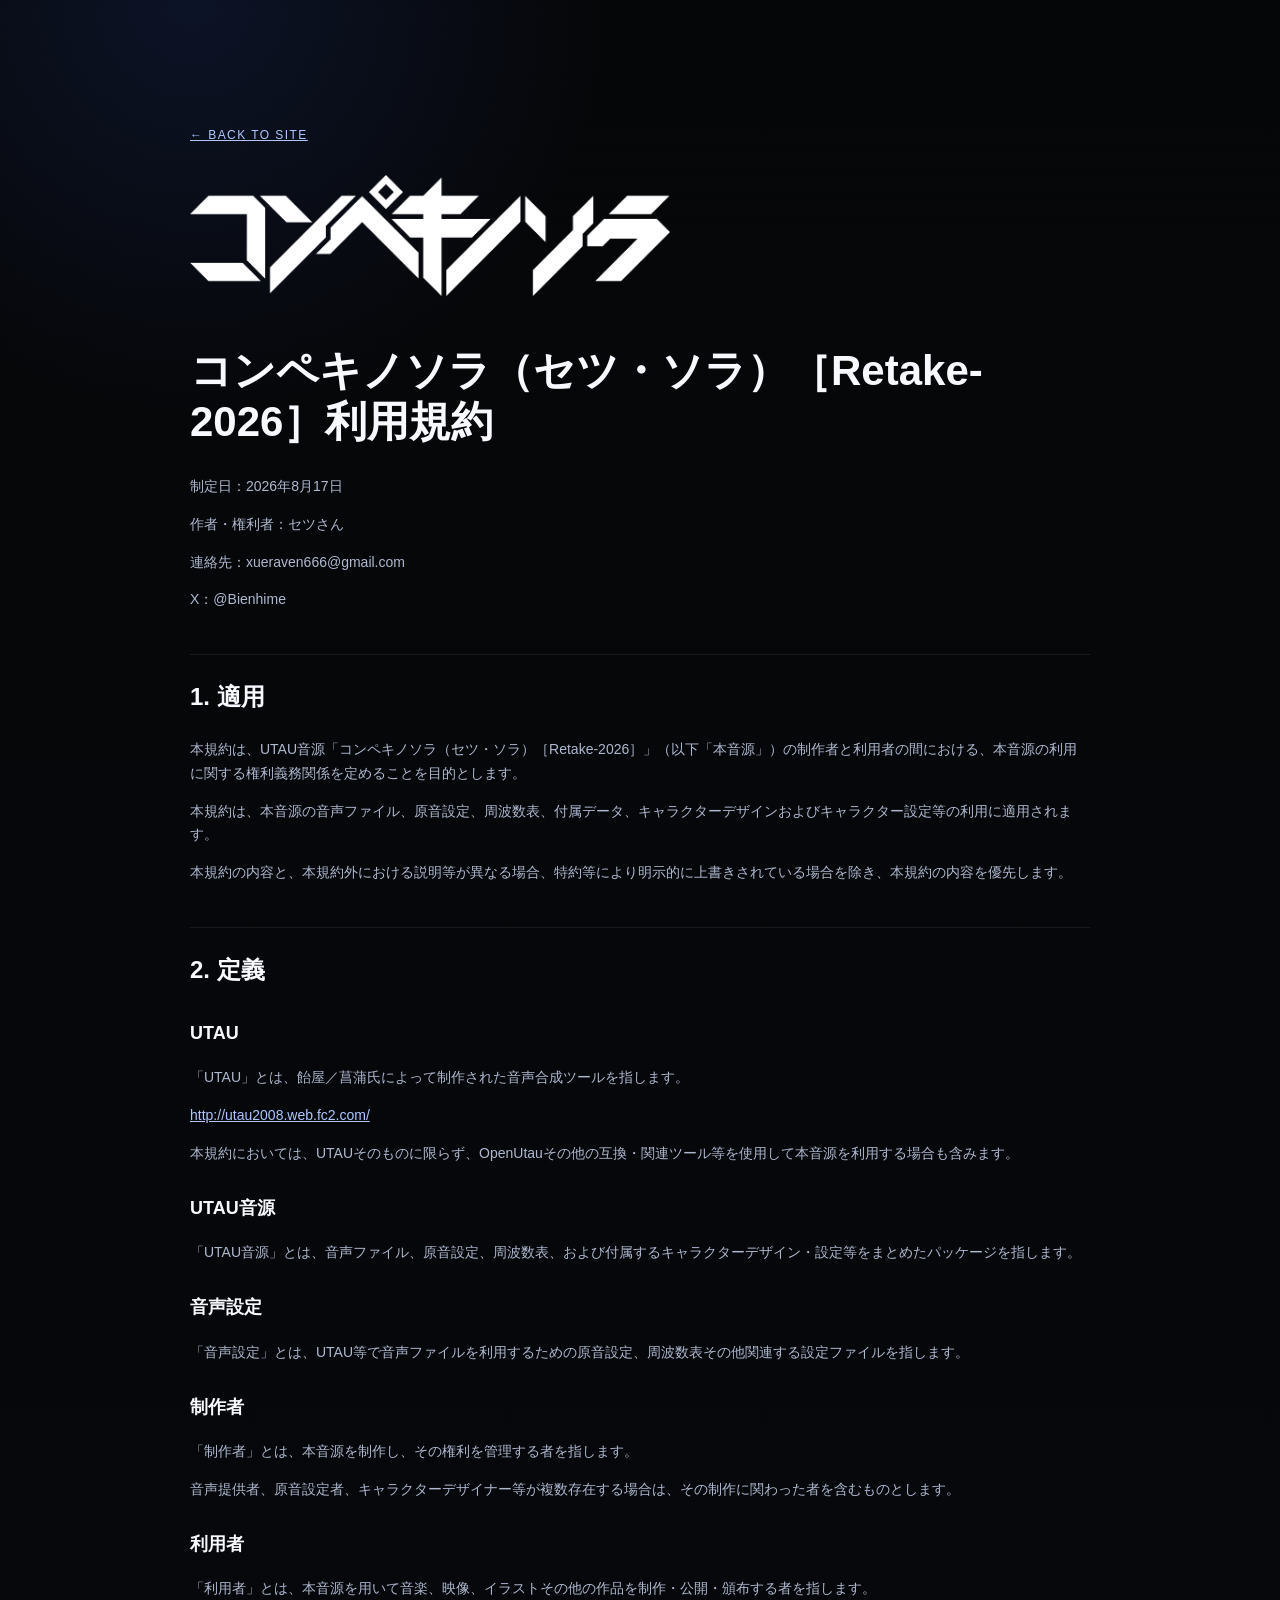
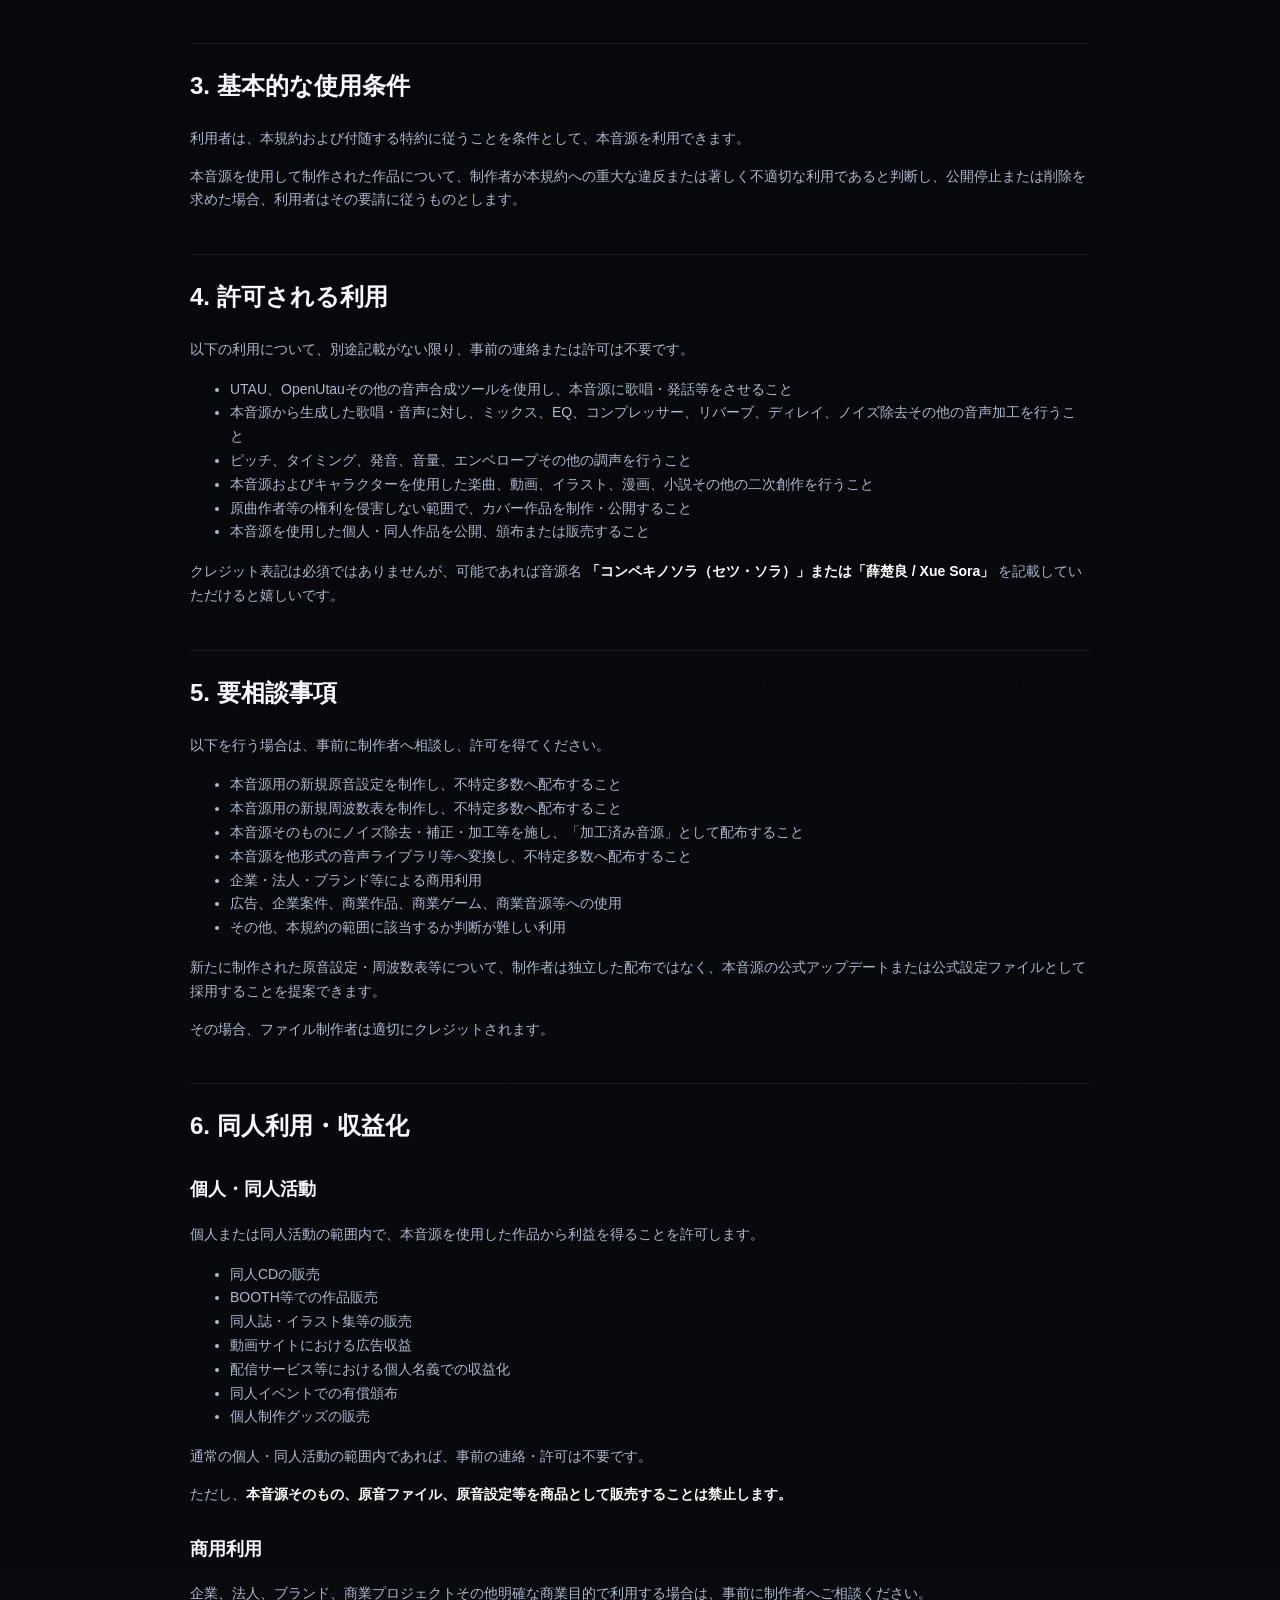
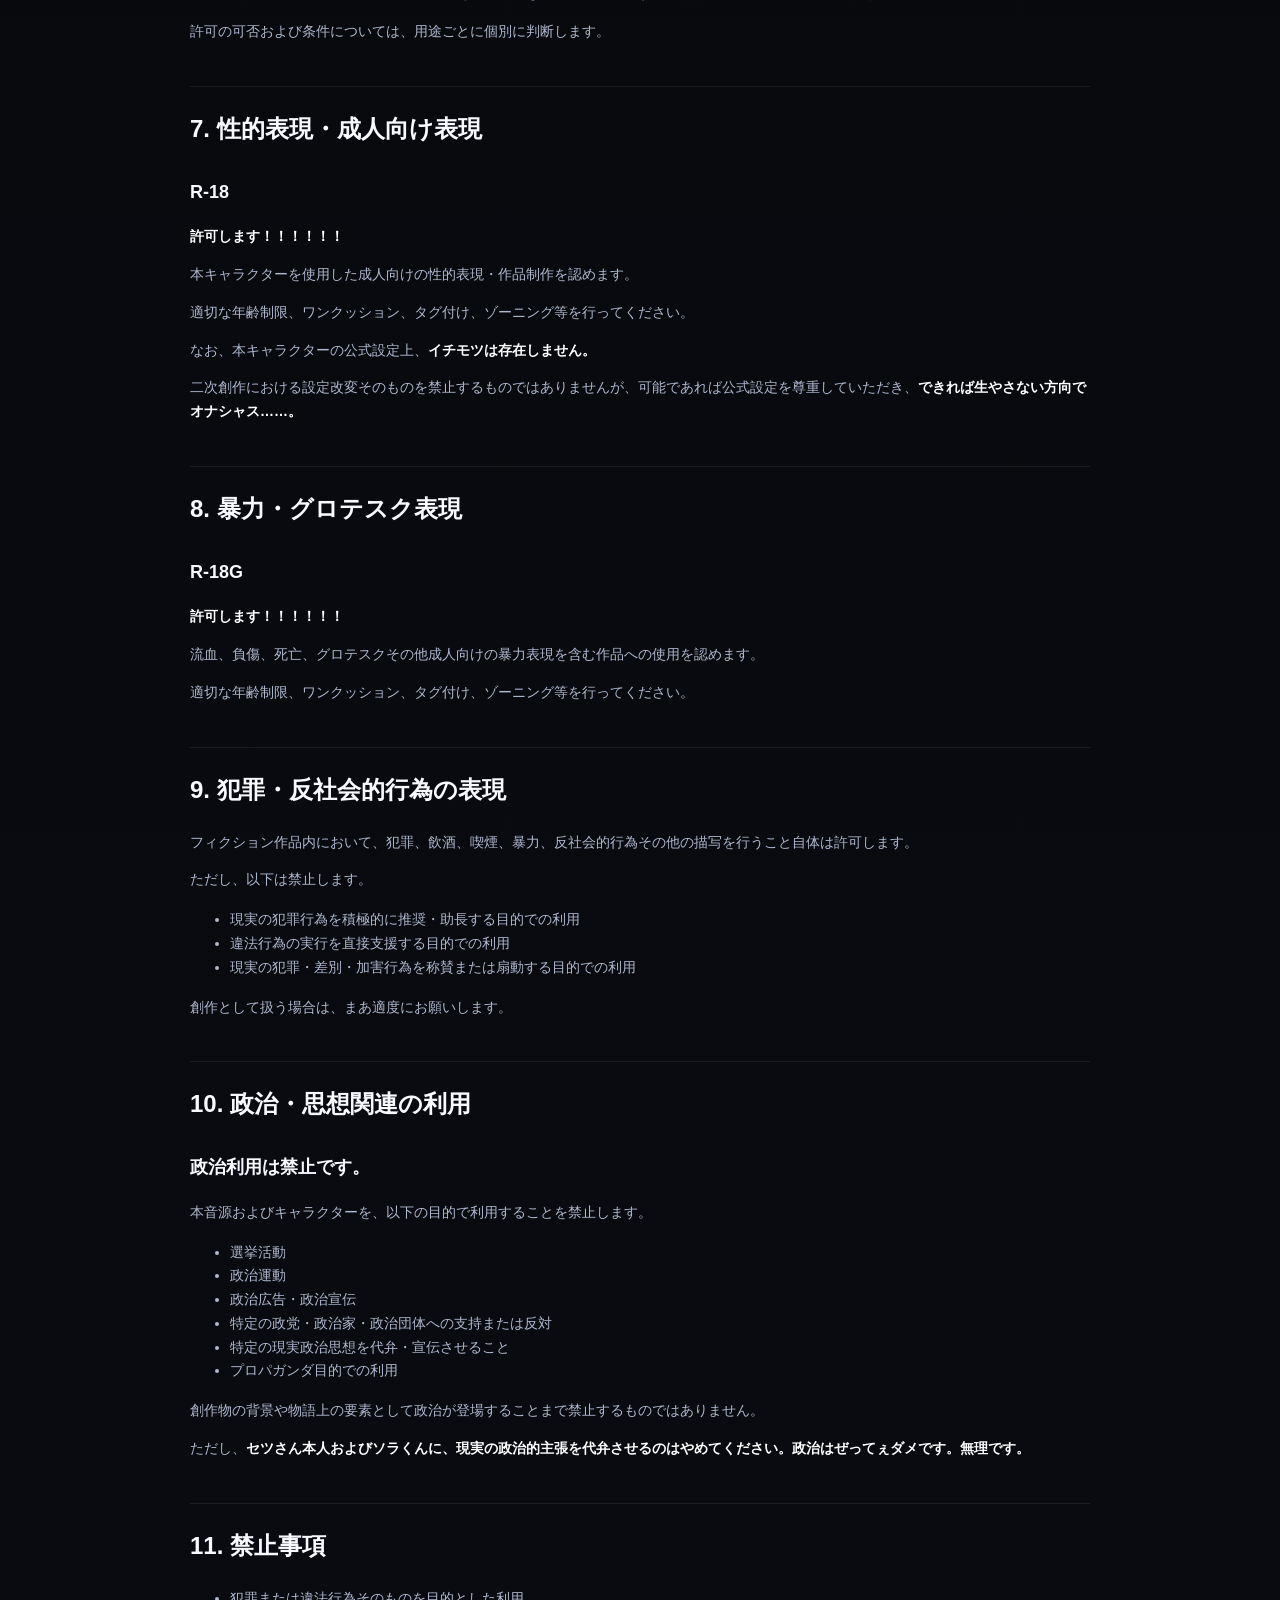
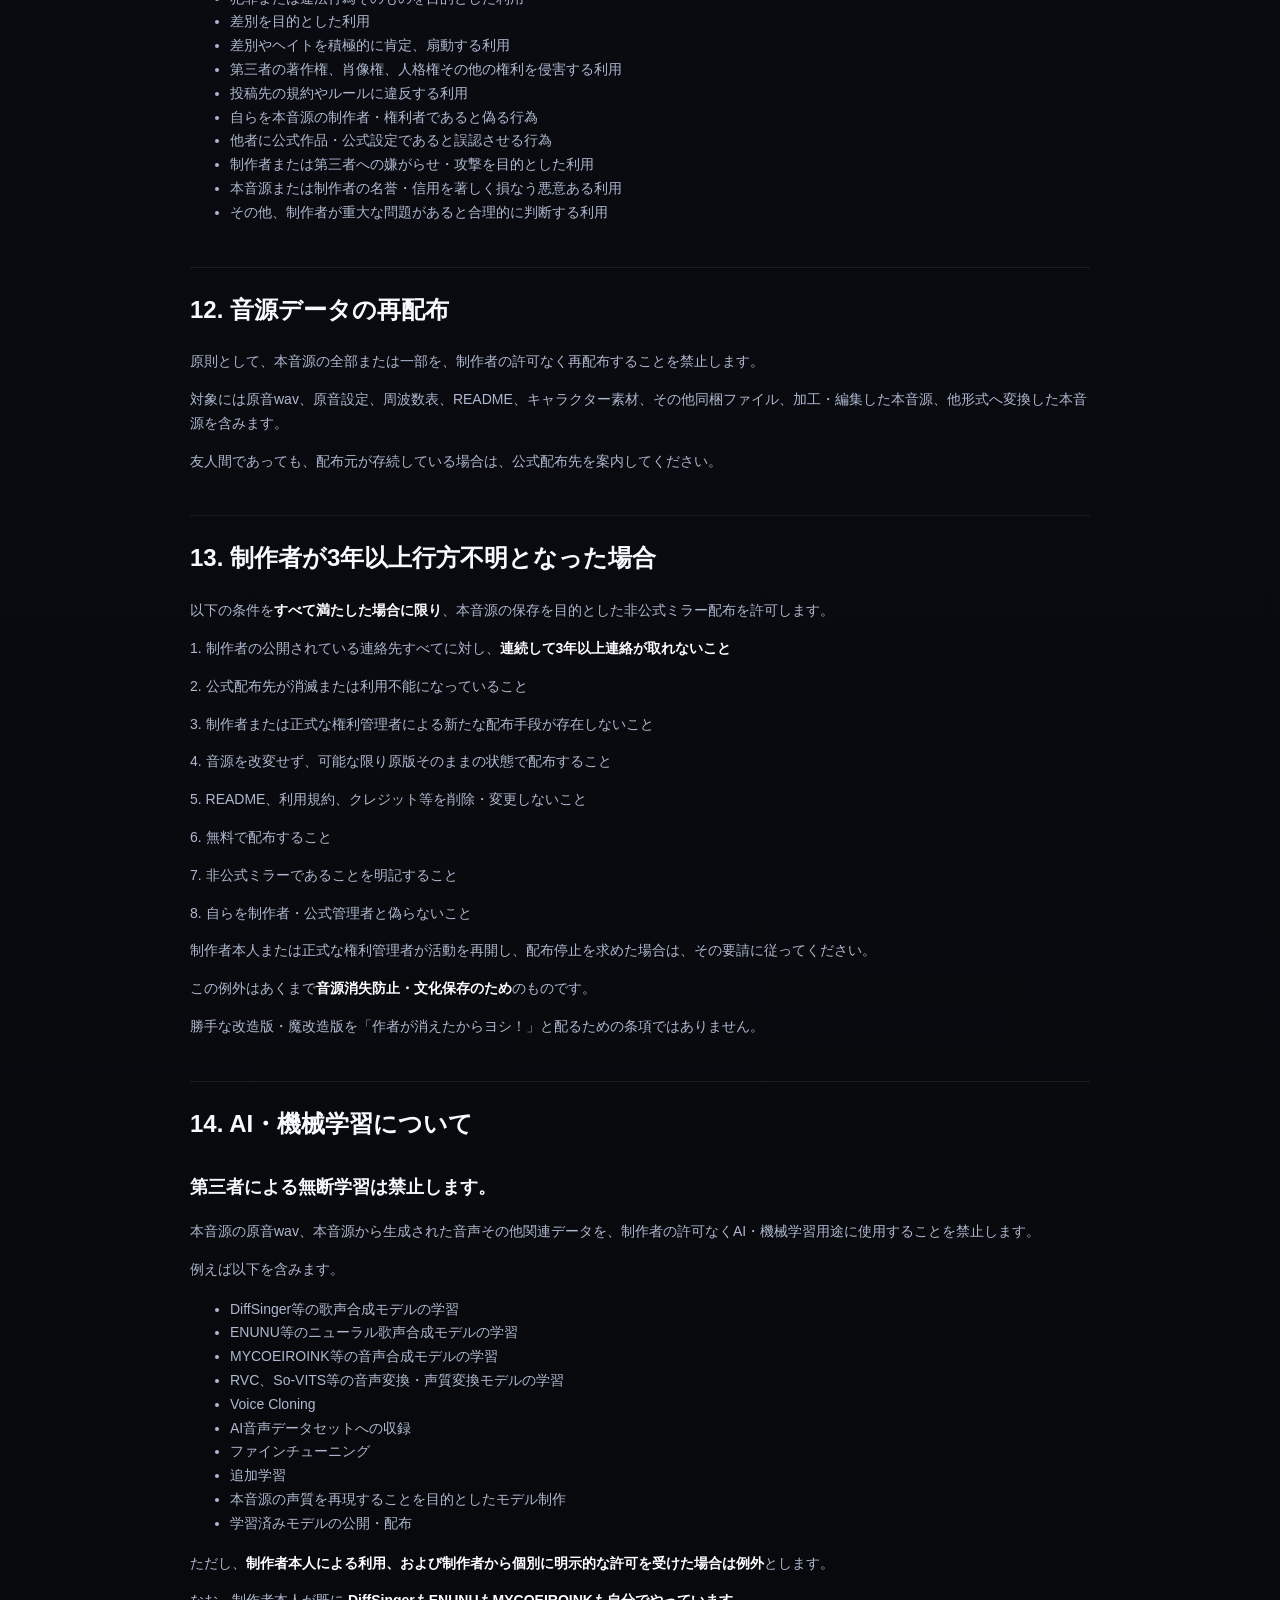
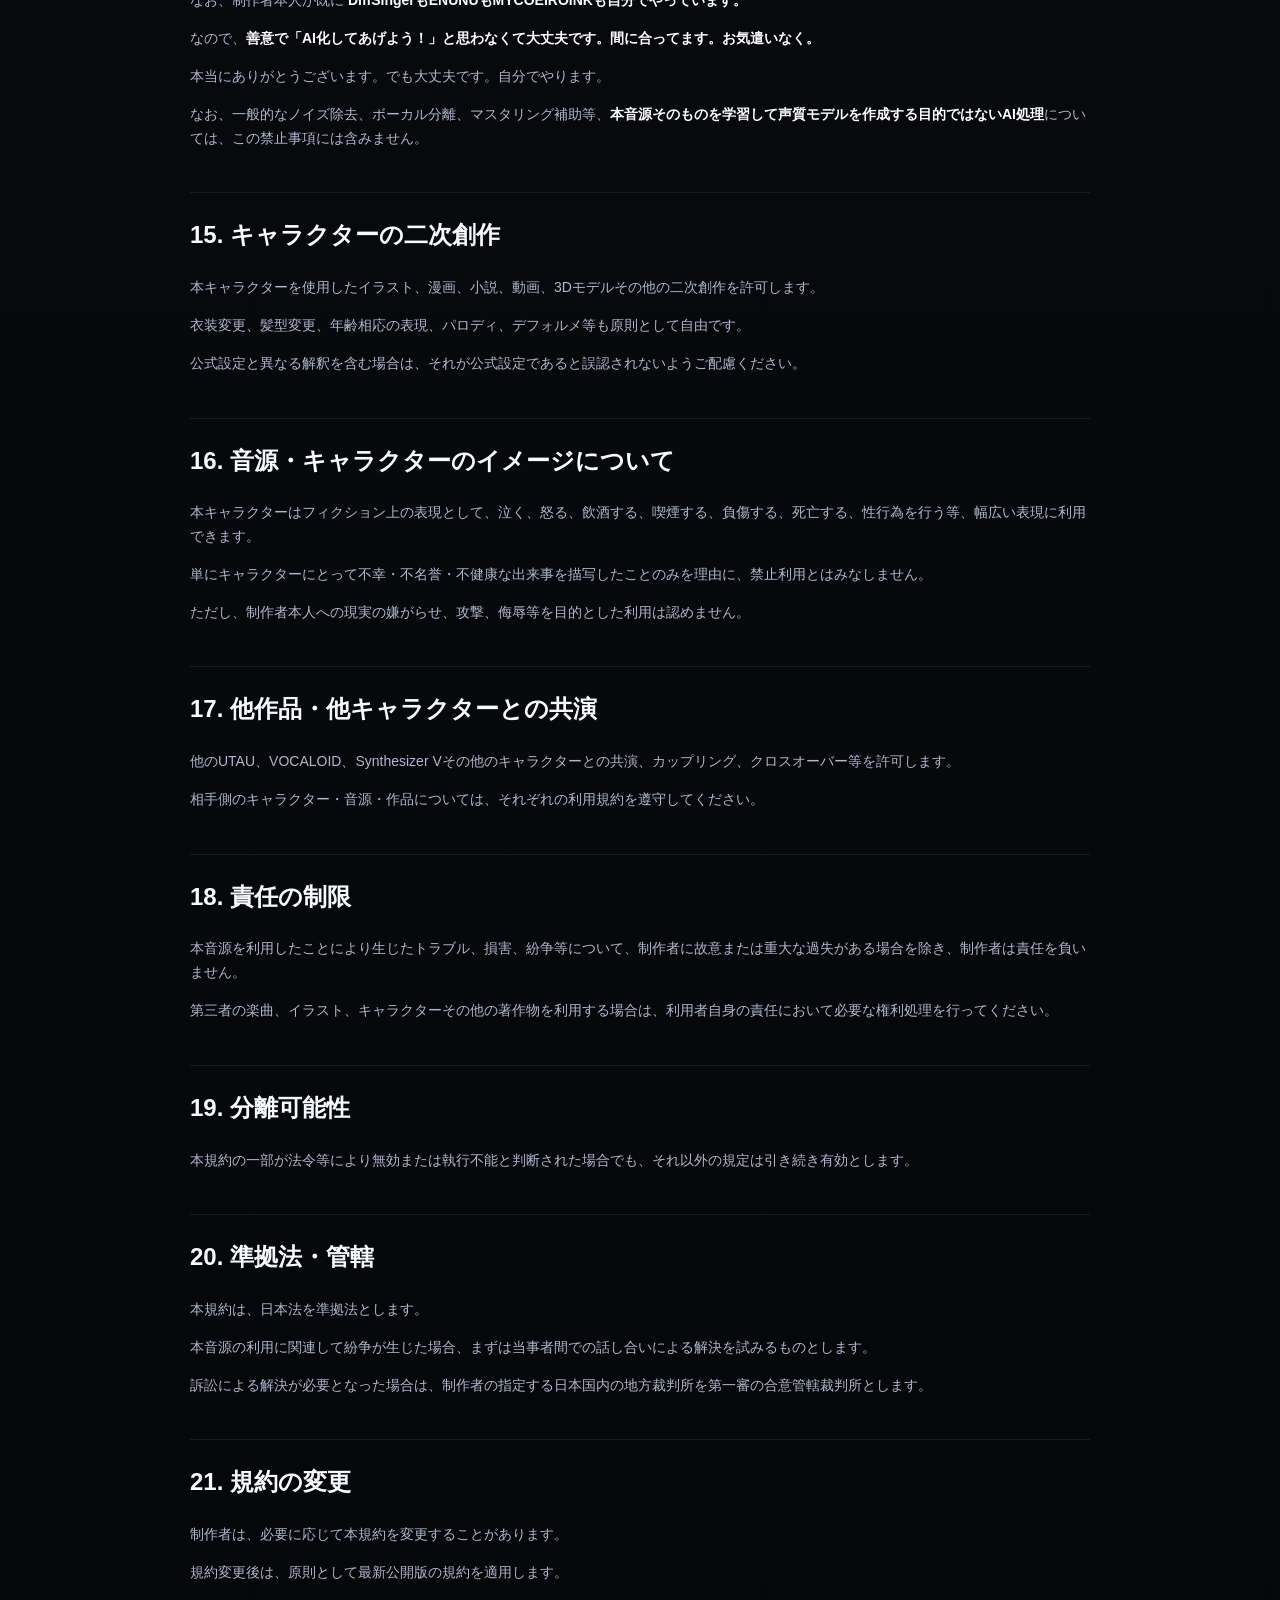
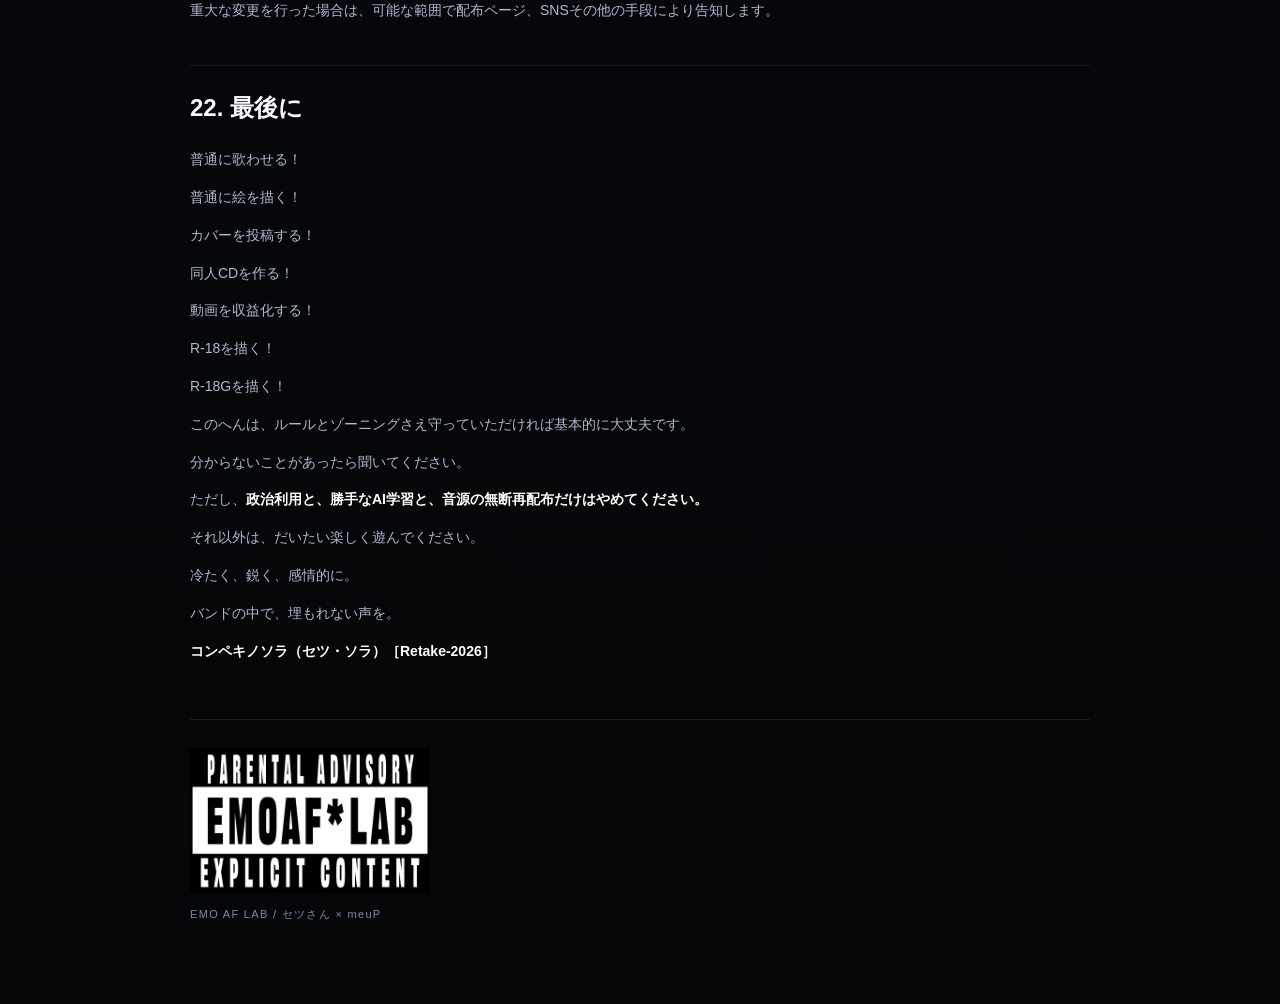
<file: terms-ja.html>
<!DOCTYPE html><html lang="ja"><head><meta charset="UTF-8"><meta name="viewport" content="width=device-width,initial-scale=1">
<title>利用規約 | コンペキノソラ</title><link rel="stylesheet" href="style.css">

<style>
.terms-page{padding:120px 0 80px}
.terms-logo{width:min(480px,80%);margin-bottom:40px}
.terms-body{max-width:900px}
.terms-body h1{font-size:42px;line-height:1.2}
.terms-body h2{font-size:24px;margin-top:42px;border-top:1px solid rgba(255,255,255,.08);padding-top:22px}
.terms-body h3{font-size:18px;margin-top:27px}
.terms-body p,.terms-body li{color:#aeb8cf;font-size:14px}
.terms-body strong{color:#fff}
.terms-body a{color:#adc7ff;text-decoration:underline}
.back{display:inline-block;margin:0 0 30px;color:#91adf4;font-size:12px;letter-spacing:.12em}
.terms-duo-footer{
  margin-top:56px;
  padding-top:28px;
  border-top:1px solid rgba(255,255,255,.08);
  display:flex;
  flex-direction:column;
  align-items:flex-start;
  gap:12px;
}
.terms-duo-logo{
  width:min(240px,58vw);
  display:block;
}
.terms-duo-footer p{
  margin:0;
  color:#7d8aa8;
  font-size:11px;
  letter-spacing:.12em;
}
</style>
</head><body><div class="terms-page"><div class="wrap terms-body">
<a class="back" href="index.html">← BACK TO SITE</a><img class="terms-logo" src="assets/logo-white.png" alt="">
<h1>コンペキノソラ（セツ・ソラ）［Retake-2026］利用規約</h1>
<p>制定日：2026年8月17日</p>
<p>作者・権利者：セツさん</p>
<p>連絡先：xueraven666@gmail.com</p>
<p>X：@Bienhime</p>
<h2>1. 適用</h2>
<p>本規約は、UTAU音源「コンペキノソラ（セツ・ソラ）［Retake-2026］」（以下「本音源」）の制作者と利用者の間における、本音源の利用に関する権利義務関係を定めることを目的とします。</p>
<p>本規約は、本音源の音声ファイル、原音設定、周波数表、付属データ、キャラクターデザインおよびキャラクター設定等の利用に適用されます。</p>
<p>本規約の内容と、本規約外における説明等が異なる場合、特約等により明示的に上書きされている場合を除き、本規約の内容を優先します。</p>
<h2>2. 定義</h2>
<h3>UTAU</h3>
<p>「UTAU」とは、飴屋／菖蒲氏によって制作された音声合成ツールを指します。</p>
<p><a href="http://utau2008.web.fc2.com/" target="_blank" rel="noreferrer">http://utau2008.web.fc2.com/</a></p>
<p>本規約においては、UTAUそのものに限らず、OpenUtauその他の互換・関連ツール等を使用して本音源を利用する場合も含みます。</p>
<h3>UTAU音源</h3>
<p>「UTAU音源」とは、音声ファイル、原音設定、周波数表、および付属するキャラクターデザイン・設定等をまとめたパッケージを指します。</p>
<h3>音声設定</h3>
<p>「音声設定」とは、UTAU等で音声ファイルを利用するための原音設定、周波数表その他関連する設定ファイルを指します。</p>
<h3>制作者</h3>
<p>「制作者」とは、本音源を制作し、その権利を管理する者を指します。</p>
<p>音声提供者、原音設定者、キャラクターデザイナー等が複数存在する場合は、その制作に関わった者を含むものとします。</p>
<h3>利用者</h3>
<p>「利用者」とは、本音源を用いて音楽、映像、イラストその他の作品を制作・公開・頒布する者を指します。</p>
<h2>3. 基本的な使用条件</h2>
<p>利用者は、本規約および付随する特約に従うことを条件として、本音源を利用できます。</p>
<p>本音源を使用して制作された作品について、制作者が本規約への重大な違反または著しく不適切な利用であると判断し、公開停止または削除を求めた場合、利用者はその要請に従うものとします。</p>
<h2>4. 許可される利用</h2>
<p>以下の利用について、別途記載がない限り、事前の連絡または許可は不要です。</p>
<ul>
<li>UTAU、OpenUtauその他の音声合成ツールを使用し、本音源に歌唱・発話等をさせること</li>
<li>本音源から生成した歌唱・音声に対し、ミックス、EQ、コンプレッサー、リバーブ、ディレイ、ノイズ除去その他の音声加工を行うこと</li>
<li>ピッチ、タイミング、発音、音量、エンベロープその他の調声を行うこと</li>
<li>本音源およびキャラクターを使用した楽曲、動画、イラスト、漫画、小説その他の二次創作を行うこと</li>
<li>原曲作者等の権利を侵害しない範囲で、カバー作品を制作・公開すること</li>
<li>本音源を使用した個人・同人作品を公開、頒布または販売すること</li>
</ul>
<p>クレジット表記は必須ではありませんが、可能であれば音源名 <strong>「コンペキノソラ（セツ・ソラ）」または「薛楚良 / Xue Sora」</strong> を記載していただけると嬉しいです。</p>
<h2>5. 要相談事項</h2>
<p>以下を行う場合は、事前に制作者へ相談し、許可を得てください。</p>
<ul>
<li>本音源用の新規原音設定を制作し、不特定多数へ配布すること</li>
<li>本音源用の新規周波数表を制作し、不特定多数へ配布すること</li>
<li>本音源そのものにノイズ除去・補正・加工等を施し、「加工済み音源」として配布すること</li>
<li>本音源を他形式の音声ライブラリ等へ変換し、不特定多数へ配布すること</li>
<li>企業・法人・ブランド等による商用利用</li>
<li>広告、企業案件、商業作品、商業ゲーム、商業音源等への使用</li>
<li>その他、本規約の範囲に該当するか判断が難しい利用</li>
</ul>
<p>新たに制作された原音設定・周波数表等について、制作者は独立した配布ではなく、本音源の公式アップデートまたは公式設定ファイルとして採用することを提案できます。</p>
<p>その場合、ファイル制作者は適切にクレジットされます。</p>
<h2>6. 同人利用・収益化</h2>
<h3>個人・同人活動</h3>
<p>個人または同人活動の範囲内で、本音源を使用した作品から利益を得ることを許可します。</p>
<ul>
<li>同人CDの販売</li>
<li>BOOTH等での作品販売</li>
<li>同人誌・イラスト集等の販売</li>
<li>動画サイトにおける広告収益</li>
<li>配信サービス等における個人名義での収益化</li>
<li>同人イベントでの有償頒布</li>
<li>個人制作グッズの販売</li>
</ul>
<p>通常の個人・同人活動の範囲内であれば、事前の連絡・許可は不要です。</p>
<p>ただし、<strong>本音源そのもの、原音ファイル、原音設定等を商品として販売することは禁止します。</strong></p>
<h3>商用利用</h3>
<p>企業、法人、ブランド、商業プロジェクトその他明確な商業目的で利用する場合は、事前に制作者へご相談ください。</p>
<p>許可の可否および条件については、用途ごとに個別に判断します。</p>
<h2>7. 性的表現・成人向け表現</h2>
<h3>R-18</h3>
<p><strong>許可します！！！！！！</strong></p>
<p>本キャラクターを使用した成人向けの性的表現・作品制作を認めます。</p>
<p>適切な年齢制限、ワンクッション、タグ付け、ゾーニング等を行ってください。</p>
<p>なお、本キャラクターの公式設定上、<strong>イチモツは存在しません。</strong></p>
<p>二次創作における設定改変そのものを禁止するものではありませんが、可能であれば公式設定を尊重していただき、<strong>できれば生やさない方向でオナシャス……。</strong></p>
<h2>8. 暴力・グロテスク表現</h2>
<h3>R-18G</h3>
<p><strong>許可します！！！！！！</strong></p>
<p>流血、負傷、死亡、グロテスクその他成人向けの暴力表現を含む作品への使用を認めます。</p>
<p>適切な年齢制限、ワンクッション、タグ付け、ゾーニング等を行ってください。</p>
<h2>9. 犯罪・反社会的行為の表現</h2>
<p>フィクション作品内において、犯罪、飲酒、喫煙、暴力、反社会的行為その他の描写を行うこと自体は許可します。</p>
<p>ただし、以下は禁止します。</p>
<ul>
<li>現実の犯罪行為を積極的に推奨・助長する目的での利用</li>
<li>違法行為の実行を直接支援する目的での利用</li>
<li>現実の犯罪・差別・加害行為を称賛または扇動する目的での利用</li>
</ul>
<p>創作として扱う場合は、まあ適度にお願いします。</p>
<h2>10. 政治・思想関連の利用</h2>
<h3>政治利用は禁止です。</h3>
<p>本音源およびキャラクターを、以下の目的で利用することを禁止します。</p>
<ul>
<li>選挙活動</li>
<li>政治運動</li>
<li>政治広告・政治宣伝</li>
<li>特定の政党・政治家・政治団体への支持または反対</li>
<li>特定の現実政治思想を代弁・宣伝させること</li>
<li>プロパガンダ目的での利用</li>
</ul>
<p>創作物の背景や物語上の要素として政治が登場することまで禁止するものではありません。</p>
<p>ただし、<strong>セツさん本人およびソラくんに、現実の政治的主張を代弁させるのはやめてください。政治はぜってぇダメです。無理です。</strong></p>
<h2>11. 禁止事項</h2>
<ul>
<li>犯罪または違法行為そのものを目的とした利用</li>
<li>差別を目的とした利用</li>
<li>差別やヘイトを積極的に肯定、扇動する利用</li>
<li>第三者の著作権、肖像権、人格権その他の権利を侵害する利用</li>
<li>投稿先の規約やルールに違反する利用</li>
<li>自らを本音源の制作者・権利者であると偽る行為</li>
<li>他者に公式作品・公式設定であると誤認させる行為</li>
<li>制作者または第三者への嫌がらせ・攻撃を目的とした利用</li>
<li>本音源または制作者の名誉・信用を著しく損なう悪意ある利用</li>
<li>その他、制作者が重大な問題があると合理的に判断する利用</li>
</ul>
<h2>12. 音源データの再配布</h2>
<p>原則として、本音源の全部または一部を、制作者の許可なく再配布することを禁止します。</p>
<p>対象には原音wav、原音設定、周波数表、README、キャラクター素材、その他同梱ファイル、加工・編集した本音源、他形式へ変換した本音源を含みます。</p>
<p>友人間であっても、配布元が存続している場合は、公式配布先を案内してください。</p>
<h2>13. 制作者が3年以上行方不明となった場合</h2>
<p>以下の条件を<strong>すべて満たした場合に限り</strong>、本音源の保存を目的とした非公式ミラー配布を許可します。</p>
<p>1. 制作者の公開されている連絡先すべてに対し、<strong>連続して3年以上連絡が取れないこと</strong></p>
<p>2. 公式配布先が消滅または利用不能になっていること</p>
<p>3. 制作者または正式な権利管理者による新たな配布手段が存在しないこと</p>
<p>4. 音源を改変せず、可能な限り原版そのままの状態で配布すること</p>
<p>5. README、利用規約、クレジット等を削除・変更しないこと</p>
<p>6. 無料で配布すること</p>
<p>7. 非公式ミラーであることを明記すること</p>
<p>8. 自らを制作者・公式管理者と偽らないこと</p>
<p>制作者本人または正式な権利管理者が活動を再開し、配布停止を求めた場合は、その要請に従ってください。</p>
<p>この例外はあくまで<strong>音源消失防止・文化保存のため</strong>のものです。</p>
<p>勝手な改造版・魔改造版を「作者が消えたからヨシ！」と配るための条項ではありません。</p>
<h2>14. AI・機械学習について</h2>
<h3>第三者による無断学習は禁止します。</h3>
<p>本音源の原音wav、本音源から生成された音声その他関連データを、制作者の許可なくAI・機械学習用途に使用することを禁止します。</p>
<p>例えば以下を含みます。</p>
<ul>
<li>DiffSinger等の歌声合成モデルの学習</li>
<li>ENUNU等のニューラル歌声合成モデルの学習</li>
<li>MYCOEIROINK等の音声合成モデルの学習</li>
<li>RVC、So-VITS等の音声変換・声質変換モデルの学習</li>
<li>Voice Cloning</li>
<li>AI音声データセットへの収録</li>
<li>ファインチューニング</li>
<li>追加学習</li>
<li>本音源の声質を再現することを目的としたモデル制作</li>
<li>学習済みモデルの公開・配布</li>
</ul>
<p>ただし、<strong>制作者本人による利用、および制作者から個別に明示的な許可を受けた場合は例外</strong>とします。</p>
<p>なお、制作者本人が既に <strong>DiffSingerもENUNUもMYCOEIROINKも自分でやっています。</strong></p>
<p>なので、<strong>善意で「AI化してあげよう！」と思わなくて大丈夫です。間に合ってます。お気遣いなく。</strong></p>
<p>本当にありがとうございます。でも大丈夫です。自分でやります。</p>
<p>なお、一般的なノイズ除去、ボーカル分離、マスタリング補助等、<strong>本音源そのものを学習して声質モデルを作成する目的ではないAI処理</strong>については、この禁止事項には含みません。</p>
<h2>15. キャラクターの二次創作</h2>
<p>本キャラクターを使用したイラスト、漫画、小説、動画、3Dモデルその他の二次創作を許可します。</p>
<p>衣装変更、髪型変更、年齢相応の表現、パロディ、デフォルメ等も原則として自由です。</p>
<p>公式設定と異なる解釈を含む場合は、それが公式設定であると誤認されないようご配慮ください。</p>
<h2>16. 音源・キャラクターのイメージについて</h2>
<p>本キャラクターはフィクション上の表現として、泣く、怒る、飲酒する、喫煙する、負傷する、死亡する、性行為を行う等、幅広い表現に利用できます。</p>
<p>単にキャラクターにとって不幸・不名誉・不健康な出来事を描写したことのみを理由に、禁止利用とはみなしません。</p>
<p>ただし、制作者本人への現実の嫌がらせ、攻撃、侮辱等を目的とした利用は認めません。</p>
<h2>17. 他作品・他キャラクターとの共演</h2>
<p>他のUTAU、VOCALOID、Synthesizer Vその他のキャラクターとの共演、カップリング、クロスオーバー等を許可します。</p>
<p>相手側のキャラクター・音源・作品については、それぞれの利用規約を遵守してください。</p>
<h2>18. 責任の制限</h2>
<p>本音源を利用したことにより生じたトラブル、損害、紛争等について、制作者に故意または重大な過失がある場合を除き、制作者は責任を負いません。</p>
<p>第三者の楽曲、イラスト、キャラクターその他の著作物を利用する場合は、利用者自身の責任において必要な権利処理を行ってください。</p>
<h2>19. 分離可能性</h2>
<p>本規約の一部が法令等により無効または執行不能と判断された場合でも、それ以外の規定は引き続き有効とします。</p>
<h2>20. 準拠法・管轄</h2>
<p>本規約は、日本法を準拠法とします。</p>
<p>本音源の利用に関連して紛争が生じた場合、まずは当事者間での話し合いによる解決を試みるものとします。</p>
<p>訴訟による解決が必要となった場合は、制作者の指定する日本国内の地方裁判所を第一審の合意管轄裁判所とします。</p>
<h2>21. 規約の変更</h2>
<p>制作者は、必要に応じて本規約を変更することがあります。</p>
<p>規約変更後は、原則として最新公開版の規約を適用します。</p>
<p>重大な変更を行った場合は、可能な範囲で配布ページ、SNSその他の手段により告知します。</p>
<h2>22. 最後に</h2>
<p>普通に歌わせる！</p>
<p>普通に絵を描く！</p>
<p>カバーを投稿する！</p>
<p>同人CDを作る！</p>
<p>動画を収益化する！</p>
<p>R-18を描く！</p>
<p>R-18Gを描く！</p>
<p>このへんは、ルールとゾーニングさえ守っていただければ基本的に大丈夫です。</p>
<p>分からないことがあったら聞いてください。</p>
<p>ただし、<strong>政治利用と、勝手なAI学習と、音源の無断再配布だけはやめてください。</strong></p>
<p>それ以外は、だいたい楽しく遊んでください。</p>
<p>冷たく、鋭く、感情的に。</p>
<p>バンドの中で、埋もれない声を。</p>
<p><strong>コンペキノソラ（セツ・ソラ）［Retake-2026］</strong></p>

<div class="terms-duo-footer">
  <img class="terms-duo-logo" src="assets/emoaf-lab.png" alt="EMO AF LAB">
  <p>EMO AF LAB / セツさん × meuP</p>
</div>

</div></div></body></html>
</file>
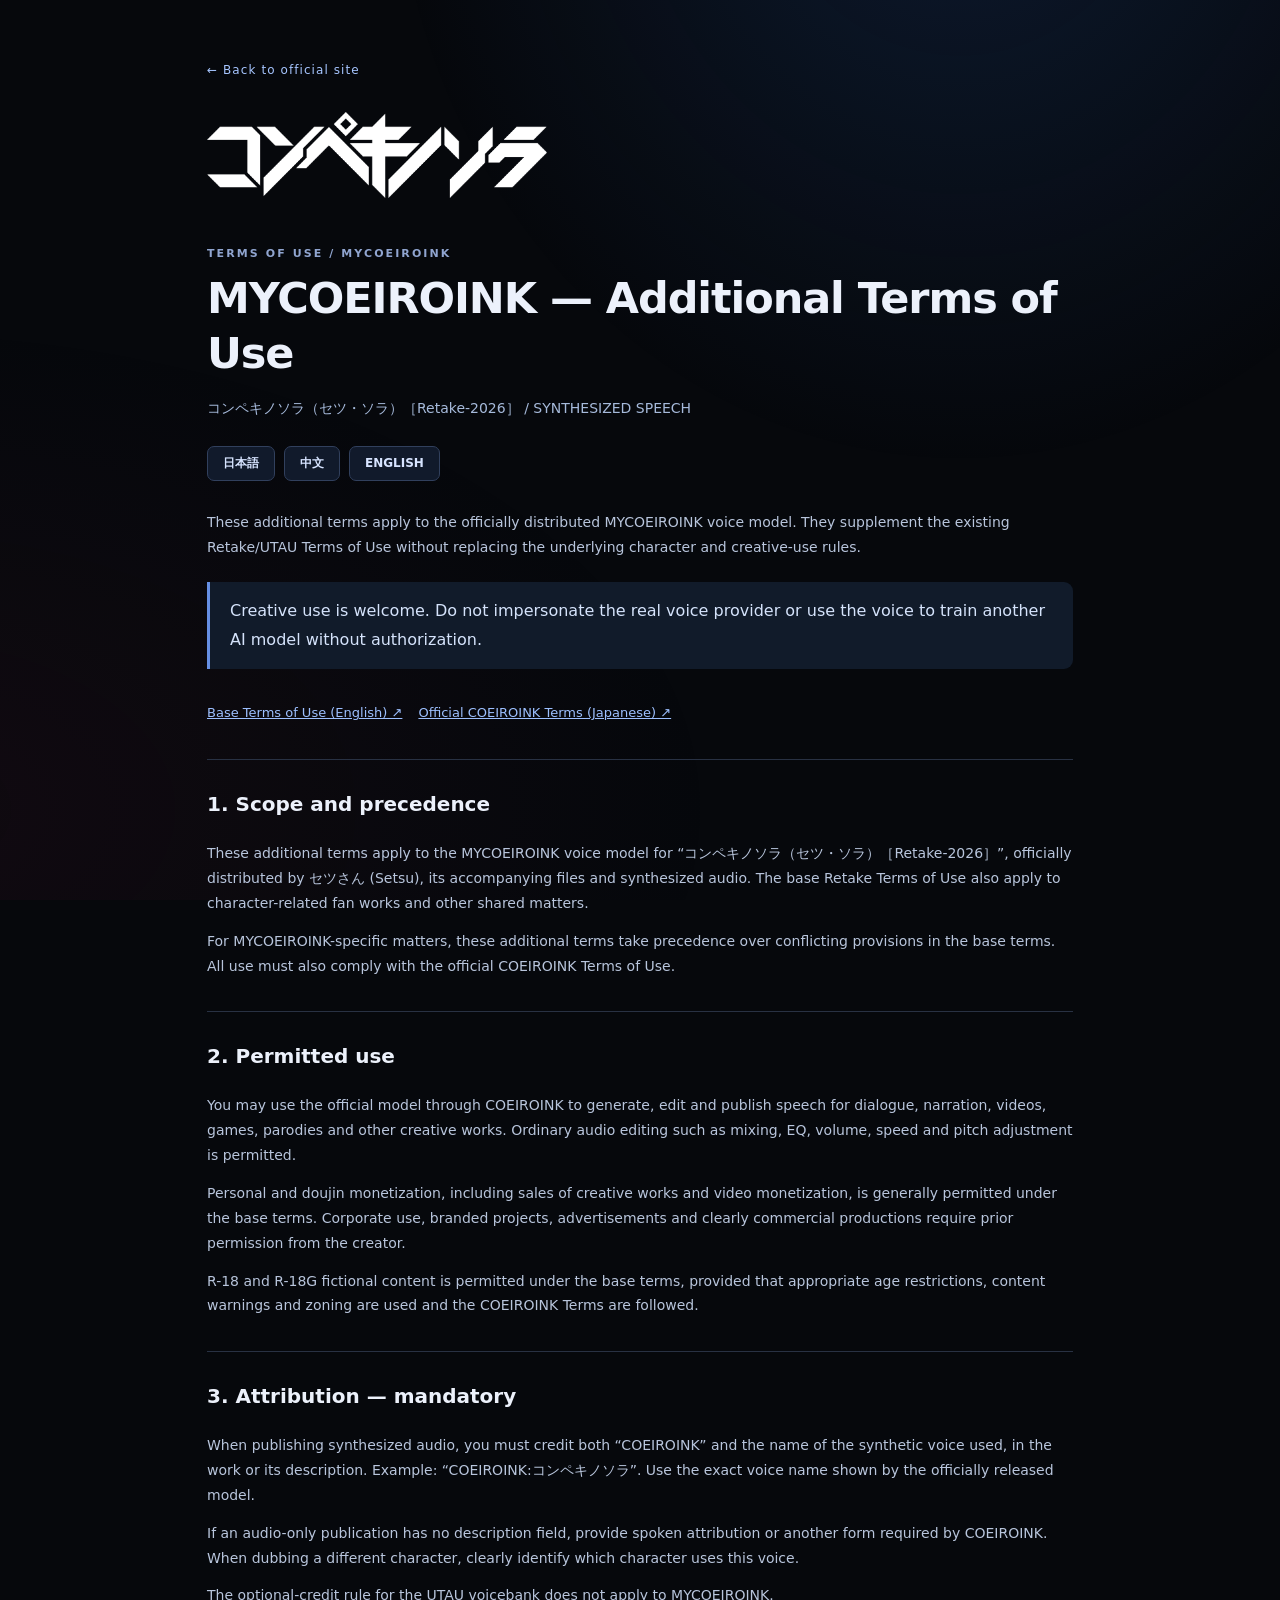
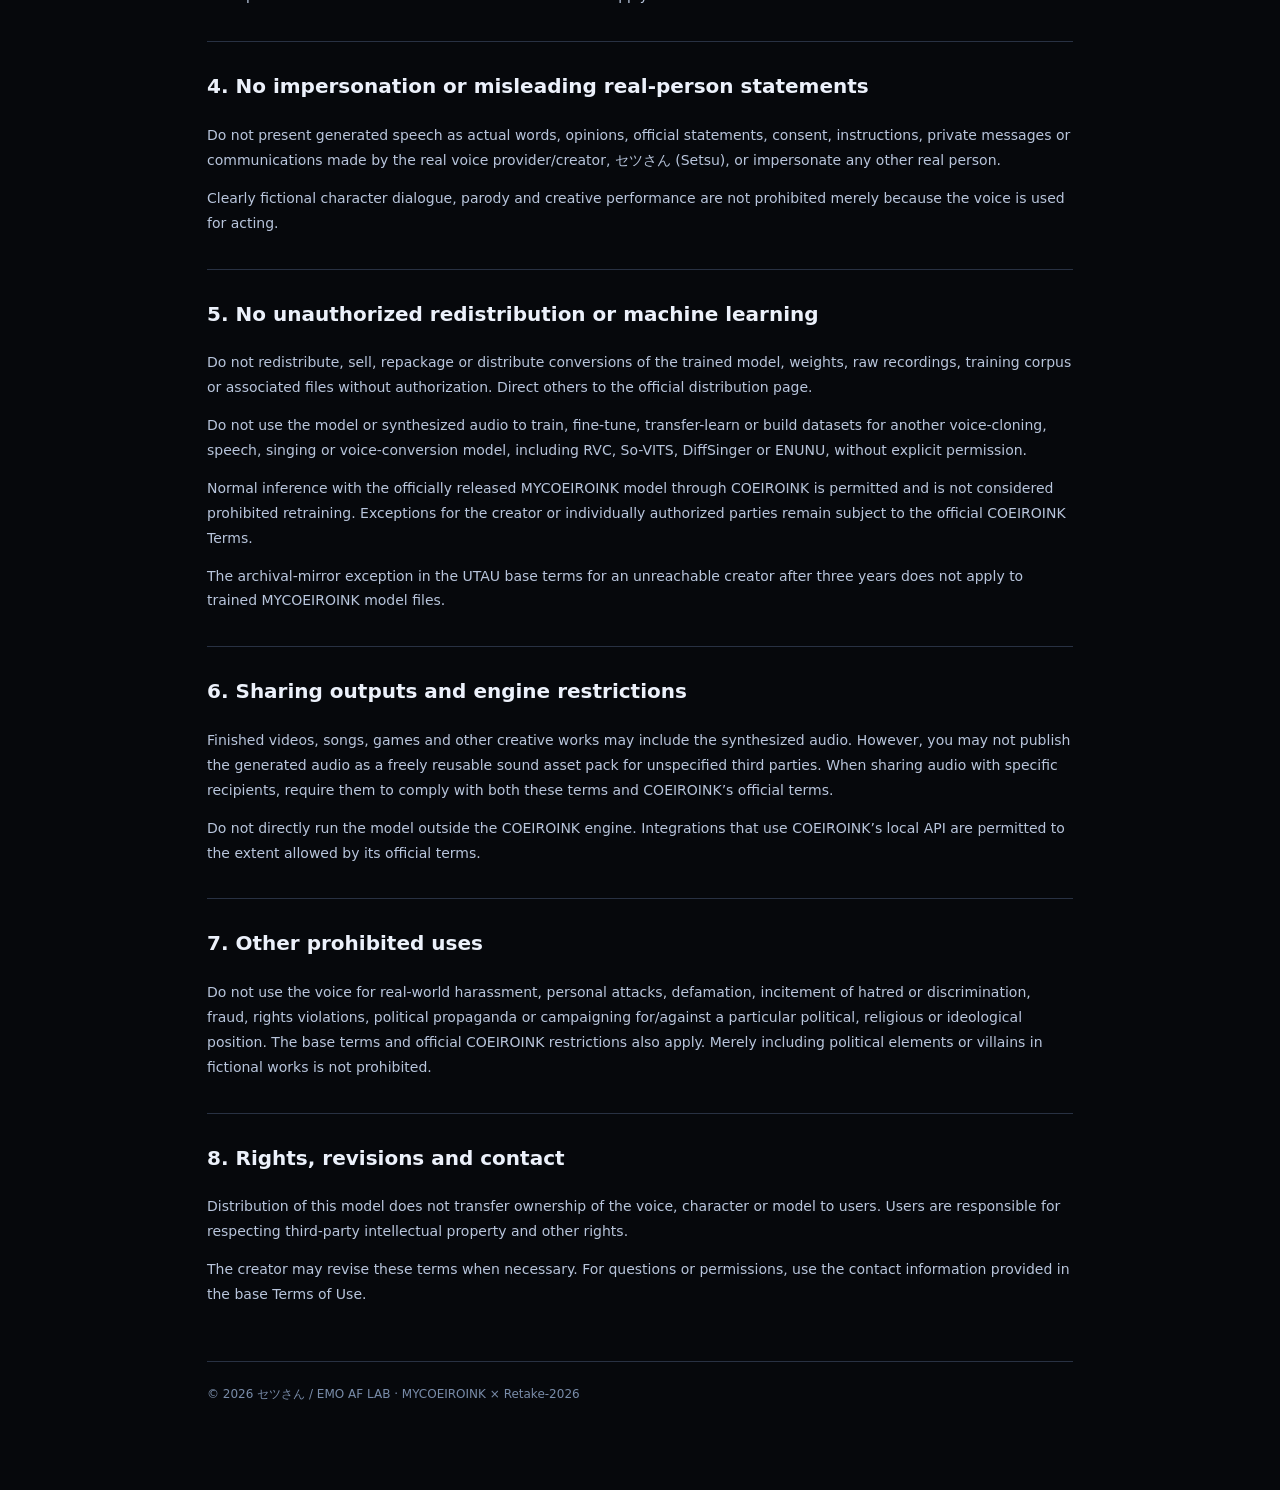
<file: terms-mycoeiroink-en.html>
<!DOCTYPE html>
<html lang="en"><head><meta charset="UTF-8"><meta name="viewport" content="width=device-width,initial-scale=1">
<meta name="theme-color" content="#06080c"><title>MYCOEIROINK — Additional Terms of Use | コンペキノソラ Retake</title>
<style>
:root{color-scheme:dark}*{box-sizing:border-box}html{scroll-behavior:smooth}
body{margin:0;background:#06080c;color:#ecf1fb;font-family:system-ui,-apple-system,"Noto Sans",sans-serif;line-height:1.78}
body::before{content:"";position:fixed;inset:0;pointer-events:none;background:radial-gradient(ellipse at 75% -20%,#18366566,transparent 42%),radial-gradient(ellipse at -10% 90%,#3e142533,transparent 42%);z-index:-1}
.wrap{max-width:910px;margin:auto;padding:55px 22px 85px}.back{color:#a6c5ff;text-decoration:none;font-size:12px;letter-spacing:.09em}
.logo{width:min(340px,72vw);max-height:120px;object-fit:contain;object-position:left;margin:29px 0}
.kicker{font-size:11px;color:#90a5d0;letter-spacing:.19em;font-weight:800}
h1{font-size:clamp(27px,5.5vw,43px);line-height:1.28;letter-spacing:-.025em;margin:8px 0 15px}
.lead{color:#a6badb;margin:0 0 25px}
.langlinks{display:flex;flex-wrap:wrap;gap:9px;margin:25px 0 29px}
.langlinks a{border:1px solid #31405d;background:#111a2b;color:#d7e4ff;padding:6px 15px;border-radius:7px;text-decoration:none;font-weight:700;font-size:12px}
.notice{background:#111b2a;border-left:3px solid #668fe4;padding:15px 20px;color:#d5e3fb;border-radius:0 9px 9px 0;margin:22px 0 32px}
p{color:#b8c5dc;font-size:14px;margin:11px 0}
a{color:#9dc0ff}h2{font-size:20px;border-top:1px solid #283143;padding-top:27px;margin:33px 0 18px}
section p{margin:13px 0}strong{color:white}.primarylinks{margin:22px 0 35px;display:flex;gap:16px;flex-wrap:wrap;font-size:13px}
.foot{border-top:1px solid #283143;margin-top:54px;padding-top:22px;color:#798ca9;font-size:12px}
@media(max-width:560px){.wrap{padding-top:30px}.logo{max-height:86px}.primarylinks{flex-direction:column;gap:7px}}
</style></head><body><main class="wrap">
<a class="back" href="index.html">← Back to official site</a>
<div><img class="logo" src="assets/logo-white.png" alt="コンペキノソラ"></div>
<div class="kicker">TERMS OF USE / MYCOEIROINK</div><h1>MYCOEIROINK — Additional Terms of Use</h1><p class="lead">コンペキノソラ（セツ・ソラ）［Retake-2026］ / SYNTHESIZED SPEECH</p>
<nav class="langlinks" aria-label="Language"><a href="terms-mycoeiroink-ja.html">日本語</a><a href="terms-mycoeiroink-zh.html">中文</a><a href="terms-mycoeiroink-en.html" aria-current="page">ENGLISH</a></nav>
<p>These additional terms apply to the officially distributed MYCOEIROINK voice model. They supplement the existing Retake/UTAU Terms of Use without replacing the underlying character and creative-use rules.</p><div class="notice">Creative use is welcome. Do not impersonate the real voice provider or use the voice to train another AI model without authorization.</div>
<div class="primarylinks"><a href="terms-en.html">Base Terms of Use (English) ↗</a><a href="https://coeiroink.com/terms" target="_blank" rel="noopener noreferrer">Official COEIROINK Terms (Japanese) ↗</a></div>
<section><h2>1. Scope and precedence</h2>
<p>These additional terms apply to the MYCOEIROINK voice model for “コンペキノソラ（セツ・ソラ）［Retake-2026］”, officially distributed by セツさん (Setsu), its accompanying files and synthesized audio. The base Retake Terms of Use also apply to character-related fan works and other shared matters.</p>
<p>For MYCOEIROINK-specific matters, these additional terms take precedence over conflicting provisions in the base terms. All use must also comply with the official COEIROINK Terms of Use.</p></section>
<section><h2>2. Permitted use</h2>
<p>You may use the official model through COEIROINK to generate, edit and publish speech for dialogue, narration, videos, games, parodies and other creative works. Ordinary audio editing such as mixing, EQ, volume, speed and pitch adjustment is permitted.</p>
<p>Personal and doujin monetization, including sales of creative works and video monetization, is generally permitted under the base terms. Corporate use, branded projects, advertisements and clearly commercial productions require prior permission from the creator.</p>
<p>R-18 and R-18G fictional content is permitted under the base terms, provided that appropriate age restrictions, content warnings and zoning are used and the COEIROINK Terms are followed.</p></section>
<section><h2>3. Attribution — mandatory</h2>
<p>When publishing synthesized audio, you must credit both “COEIROINK” and the name of the synthetic voice used, in the work or its description. Example: “COEIROINK:コンペキノソラ”. Use the exact voice name shown by the officially released model.</p>
<p>If an audio-only publication has no description field, provide spoken attribution or another form required by COEIROINK. When dubbing a different character, clearly identify which character uses this voice.</p>
<p>The optional-credit rule for the UTAU voicebank does not apply to MYCOEIROINK.</p></section>
<section><h2>4. No impersonation or misleading real-person statements</h2>
<p>Do not present generated speech as actual words, opinions, official statements, consent, instructions, private messages or communications made by the real voice provider/creator, セツさん (Setsu), or impersonate any other real person.</p>
<p>Clearly fictional character dialogue, parody and creative performance are not prohibited merely because the voice is used for acting.</p></section>
<section><h2>5. No unauthorized redistribution or machine learning</h2>
<p>Do not redistribute, sell, repackage or distribute conversions of the trained model, weights, raw recordings, training corpus or associated files without authorization. Direct others to the official distribution page.</p>
<p>Do not use the model or synthesized audio to train, fine-tune, transfer-learn or build datasets for another voice-cloning, speech, singing or voice-conversion model, including RVC, So-VITS, DiffSinger or ENUNU, without explicit permission.</p>
<p>Normal inference with the officially released MYCOEIROINK model through COEIROINK is permitted and is not considered prohibited retraining. Exceptions for the creator or individually authorized parties remain subject to the official COEIROINK Terms.</p>
<p>The archival-mirror exception in the UTAU base terms for an unreachable creator after three years does not apply to trained MYCOEIROINK model files.</p></section>
<section><h2>6. Sharing outputs and engine restrictions</h2>
<p>Finished videos, songs, games and other creative works may include the synthesized audio. However, you may not publish the generated audio as a freely reusable sound asset pack for unspecified third parties. When sharing audio with specific recipients, require them to comply with both these terms and COEIROINK’s official terms.</p>
<p>Do not directly run the model outside the COEIROINK engine. Integrations that use COEIROINK’s local API are permitted to the extent allowed by its official terms.</p></section>
<section><h2>7. Other prohibited uses</h2>
<p>Do not use the voice for real-world harassment, personal attacks, defamation, incitement of hatred or discrimination, fraud, rights violations, political propaganda or campaigning for/against a particular political, religious or ideological position. The base terms and official COEIROINK restrictions also apply. Merely including political elements or villains in fictional works is not prohibited.</p></section>
<section><h2>8. Rights, revisions and contact</h2>
<p>Distribution of this model does not transfer ownership of the voice, character or model to users. Users are responsible for respecting third-party intellectual property and other rights.</p>
<p>The creator may revise these terms when necessary. For questions or permissions, use the contact information provided in the base Terms of Use.</p></section>
<div class="foot">© 2026 セツさん / EMO AF LAB · MYCOEIROINK × Retake-2026</div>
</main></body></html>
</file>
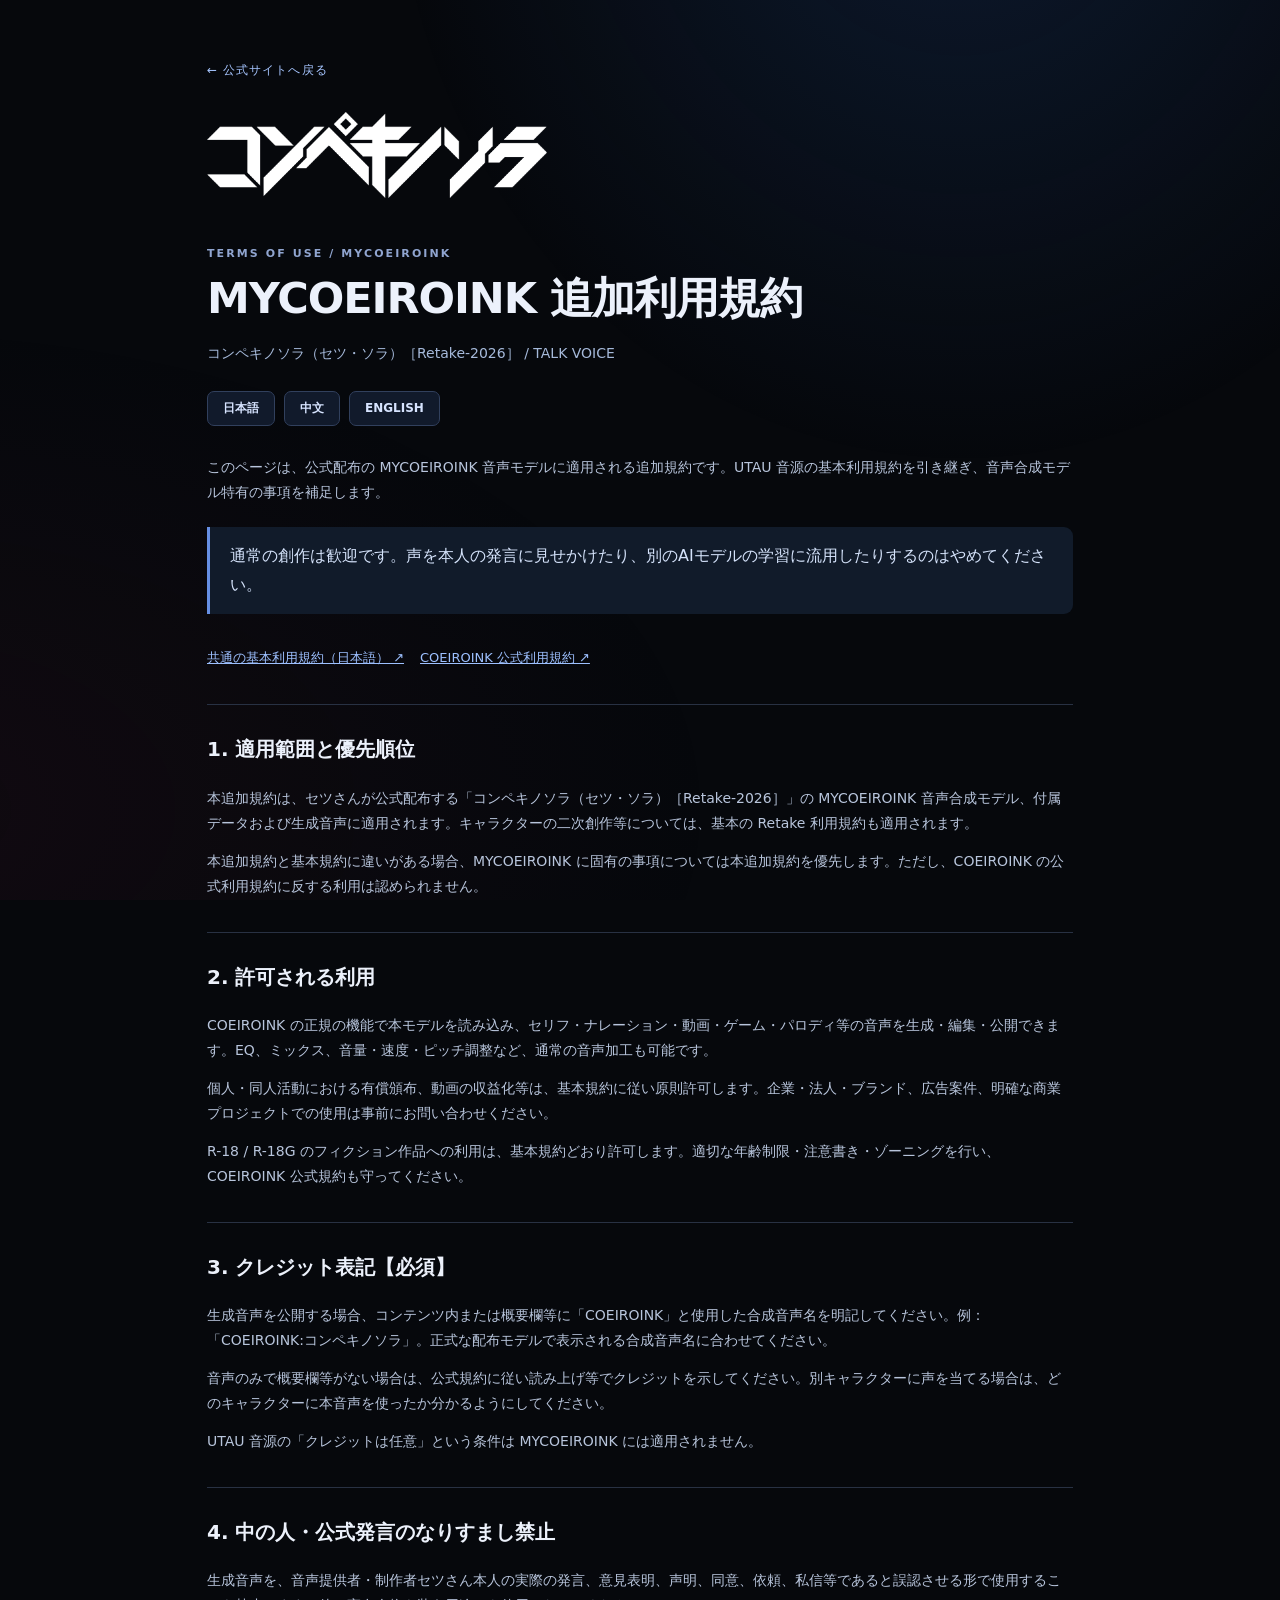
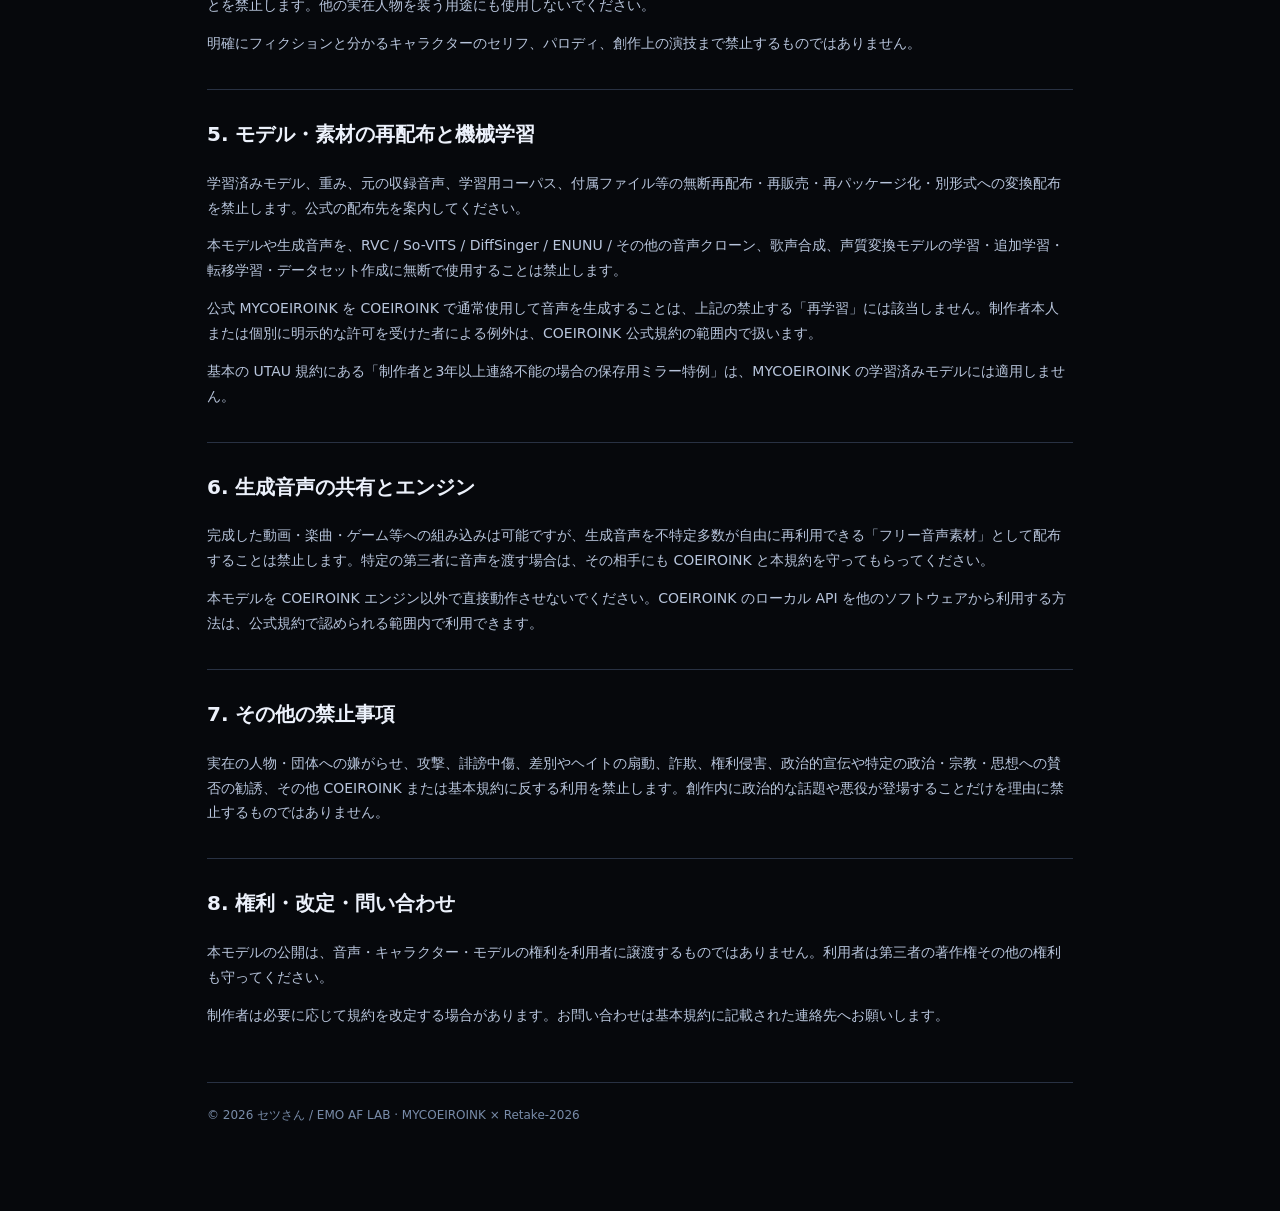
<file: terms-mycoeiroink-ja.html>
<!DOCTYPE html>
<html lang="ja"><head><meta charset="UTF-8"><meta name="viewport" content="width=device-width,initial-scale=1">
<meta name="theme-color" content="#06080c"><title>MYCOEIROINK 追加利用規約 | コンペキノソラ Retake</title>
<style>
:root{color-scheme:dark}*{box-sizing:border-box}html{scroll-behavior:smooth}
body{margin:0;background:#06080c;color:#ecf1fb;font-family:system-ui,-apple-system,"Noto Sans",sans-serif;line-height:1.78}
body::before{content:"";position:fixed;inset:0;pointer-events:none;background:radial-gradient(ellipse at 75% -20%,#18366566,transparent 42%),radial-gradient(ellipse at -10% 90%,#3e142533,transparent 42%);z-index:-1}
.wrap{max-width:910px;margin:auto;padding:55px 22px 85px}.back{color:#a6c5ff;text-decoration:none;font-size:12px;letter-spacing:.09em}
.logo{width:min(340px,72vw);max-height:120px;object-fit:contain;object-position:left;margin:29px 0}
.kicker{font-size:11px;color:#90a5d0;letter-spacing:.19em;font-weight:800}
h1{font-size:clamp(27px,5.5vw,43px);line-height:1.28;letter-spacing:-.025em;margin:8px 0 15px}
.lead{color:#a6badb;margin:0 0 25px}
.langlinks{display:flex;flex-wrap:wrap;gap:9px;margin:25px 0 29px}
.langlinks a{border:1px solid #31405d;background:#111a2b;color:#d7e4ff;padding:6px 15px;border-radius:7px;text-decoration:none;font-weight:700;font-size:12px}
.notice{background:#111b2a;border-left:3px solid #668fe4;padding:15px 20px;color:#d5e3fb;border-radius:0 9px 9px 0;margin:22px 0 32px}
p{color:#b8c5dc;font-size:14px;margin:11px 0}
a{color:#9dc0ff}h2{font-size:20px;border-top:1px solid #283143;padding-top:27px;margin:33px 0 18px}
section p{margin:13px 0}strong{color:white}.primarylinks{margin:22px 0 35px;display:flex;gap:16px;flex-wrap:wrap;font-size:13px}
.foot{border-top:1px solid #283143;margin-top:54px;padding-top:22px;color:#798ca9;font-size:12px}
@media(max-width:560px){.wrap{padding-top:30px}.logo{max-height:86px}.primarylinks{flex-direction:column;gap:7px}}
</style></head><body><main class="wrap">
<a class="back" href="index.html">← 公式サイトへ戻る</a>
<div><img class="logo" src="assets/logo-white.png" alt="コンペキノソラ"></div>
<div class="kicker">TERMS OF USE / MYCOEIROINK</div><h1>MYCOEIROINK 追加利用規約</h1><p class="lead">コンペキノソラ（セツ・ソラ）［Retake-2026］ / TALK VOICE</p>
<nav class="langlinks" aria-label="Language"><a href="terms-mycoeiroink-ja.html" aria-current="page">日本語</a><a href="terms-mycoeiroink-zh.html">中文</a><a href="terms-mycoeiroink-en.html">ENGLISH</a></nav>
<p>このページは、公式配布の MYCOEIROINK 音声モデルに適用される追加規約です。UTAU 音源の基本利用規約を引き継ぎ、音声合成モデル特有の事項を補足します。</p><div class="notice">通常の創作は歓迎です。声を本人の発言に見せかけたり、別のAIモデルの学習に流用したりするのはやめてください。</div>
<div class="primarylinks"><a href="terms-ja.html">共通の基本利用規約（日本語） ↗</a><a href="https://coeiroink.com/terms" target="_blank" rel="noopener noreferrer">COEIROINK 公式利用規約 ↗</a></div>
<section><h2>1. 適用範囲と優先順位</h2>
<p>本追加規約は、セツさんが公式配布する「コンペキノソラ（セツ・ソラ）［Retake-2026］」の MYCOEIROINK 音声合成モデル、付属データおよび生成音声に適用されます。キャラクターの二次創作等については、基本の Retake 利用規約も適用されます。</p>
<p>本追加規約と基本規約に違いがある場合、MYCOEIROINK に固有の事項については本追加規約を優先します。ただし、COEIROINK の公式利用規約に反する利用は認められません。</p></section>
<section><h2>2. 許可される利用</h2>
<p>COEIROINK の正規の機能で本モデルを読み込み、セリフ・ナレーション・動画・ゲーム・パロディ等の音声を生成・編集・公開できます。EQ、ミックス、音量・速度・ピッチ調整など、通常の音声加工も可能です。</p>
<p>個人・同人活動における有償頒布、動画の収益化等は、基本規約に従い原則許可します。企業・法人・ブランド、広告案件、明確な商業プロジェクトでの使用は事前にお問い合わせください。</p>
<p>R-18 / R-18G のフィクション作品への利用は、基本規約どおり許可します。適切な年齢制限・注意書き・ゾーニングを行い、COEIROINK 公式規約も守ってください。</p></section>
<section><h2>3. クレジット表記【必須】</h2>
<p>生成音声を公開する場合、コンテンツ内または概要欄等に「COEIROINK」と使用した合成音声名を明記してください。例：「COEIROINK:コンペキノソラ」。正式な配布モデルで表示される合成音声名に合わせてください。</p>
<p>音声のみで概要欄等がない場合は、公式規約に従い読み上げ等でクレジットを示してください。別キャラクターに声を当てる場合は、どのキャラクターに本音声を使ったか分かるようにしてください。</p>
<p>UTAU 音源の「クレジットは任意」という条件は MYCOEIROINK には適用されません。</p></section>
<section><h2>4. 中の人・公式発言のなりすまし禁止</h2>
<p>生成音声を、音声提供者・制作者セツさん本人の実際の発言、意見表明、声明、同意、依頼、私信等であると誤認させる形で使用することを禁止します。他の実在人物を装う用途にも使用しないでください。</p>
<p>明確にフィクションと分かるキャラクターのセリフ、パロディ、創作上の演技まで禁止するものではありません。</p></section>
<section><h2>5. モデル・素材の再配布と機械学習</h2>
<p>学習済みモデル、重み、元の収録音声、学習用コーパス、付属ファイル等の無断再配布・再販売・再パッケージ化・別形式への変換配布を禁止します。公式の配布先を案内してください。</p>
<p>本モデルや生成音声を、RVC / So-VITS / DiffSinger / ENUNU / その他の音声クローン、歌声合成、声質変換モデルの学習・追加学習・転移学習・データセット作成に無断で使用することは禁止します。</p>
<p>公式 MYCOEIROINK を COEIROINK で通常使用して音声を生成することは、上記の禁止する「再学習」には該当しません。制作者本人または個別に明示的な許可を受けた者による例外は、COEIROINK 公式規約の範囲内で扱います。</p>
<p>基本の UTAU 規約にある「制作者と3年以上連絡不能の場合の保存用ミラー特例」は、MYCOEIROINK の学習済みモデルには適用しません。</p></section>
<section><h2>6. 生成音声の共有とエンジン</h2>
<p>完成した動画・楽曲・ゲーム等への組み込みは可能ですが、生成音声を不特定多数が自由に再利用できる「フリー音声素材」として配布することは禁止します。特定の第三者に音声を渡す場合は、その相手にも COEIROINK と本規約を守ってもらってください。</p>
<p>本モデルを COEIROINK エンジン以外で直接動作させないでください。COEIROINK のローカル API を他のソフトウェアから利用する方法は、公式規約で認められる範囲内で利用できます。</p></section>
<section><h2>7. その他の禁止事項</h2>
<p>実在の人物・団体への嫌がらせ、攻撃、誹謗中傷、差別やヘイトの扇動、詐欺、権利侵害、政治的宣伝や特定の政治・宗教・思想への賛否の勧誘、その他 COEIROINK または基本規約に反する利用を禁止します。創作内に政治的な話題や悪役が登場することだけを理由に禁止するものではありません。</p></section>
<section><h2>8. 権利・改定・問い合わせ</h2>
<p>本モデルの公開は、音声・キャラクター・モデルの権利を利用者に譲渡するものではありません。利用者は第三者の著作権その他の権利も守ってください。</p>
<p>制作者は必要に応じて規約を改定する場合があります。お問い合わせは基本規約に記載された連絡先へお願いします。</p></section>
<div class="foot">© 2026 セツさん / EMO AF LAB · MYCOEIROINK × Retake-2026</div>
</main></body></html>
</file>
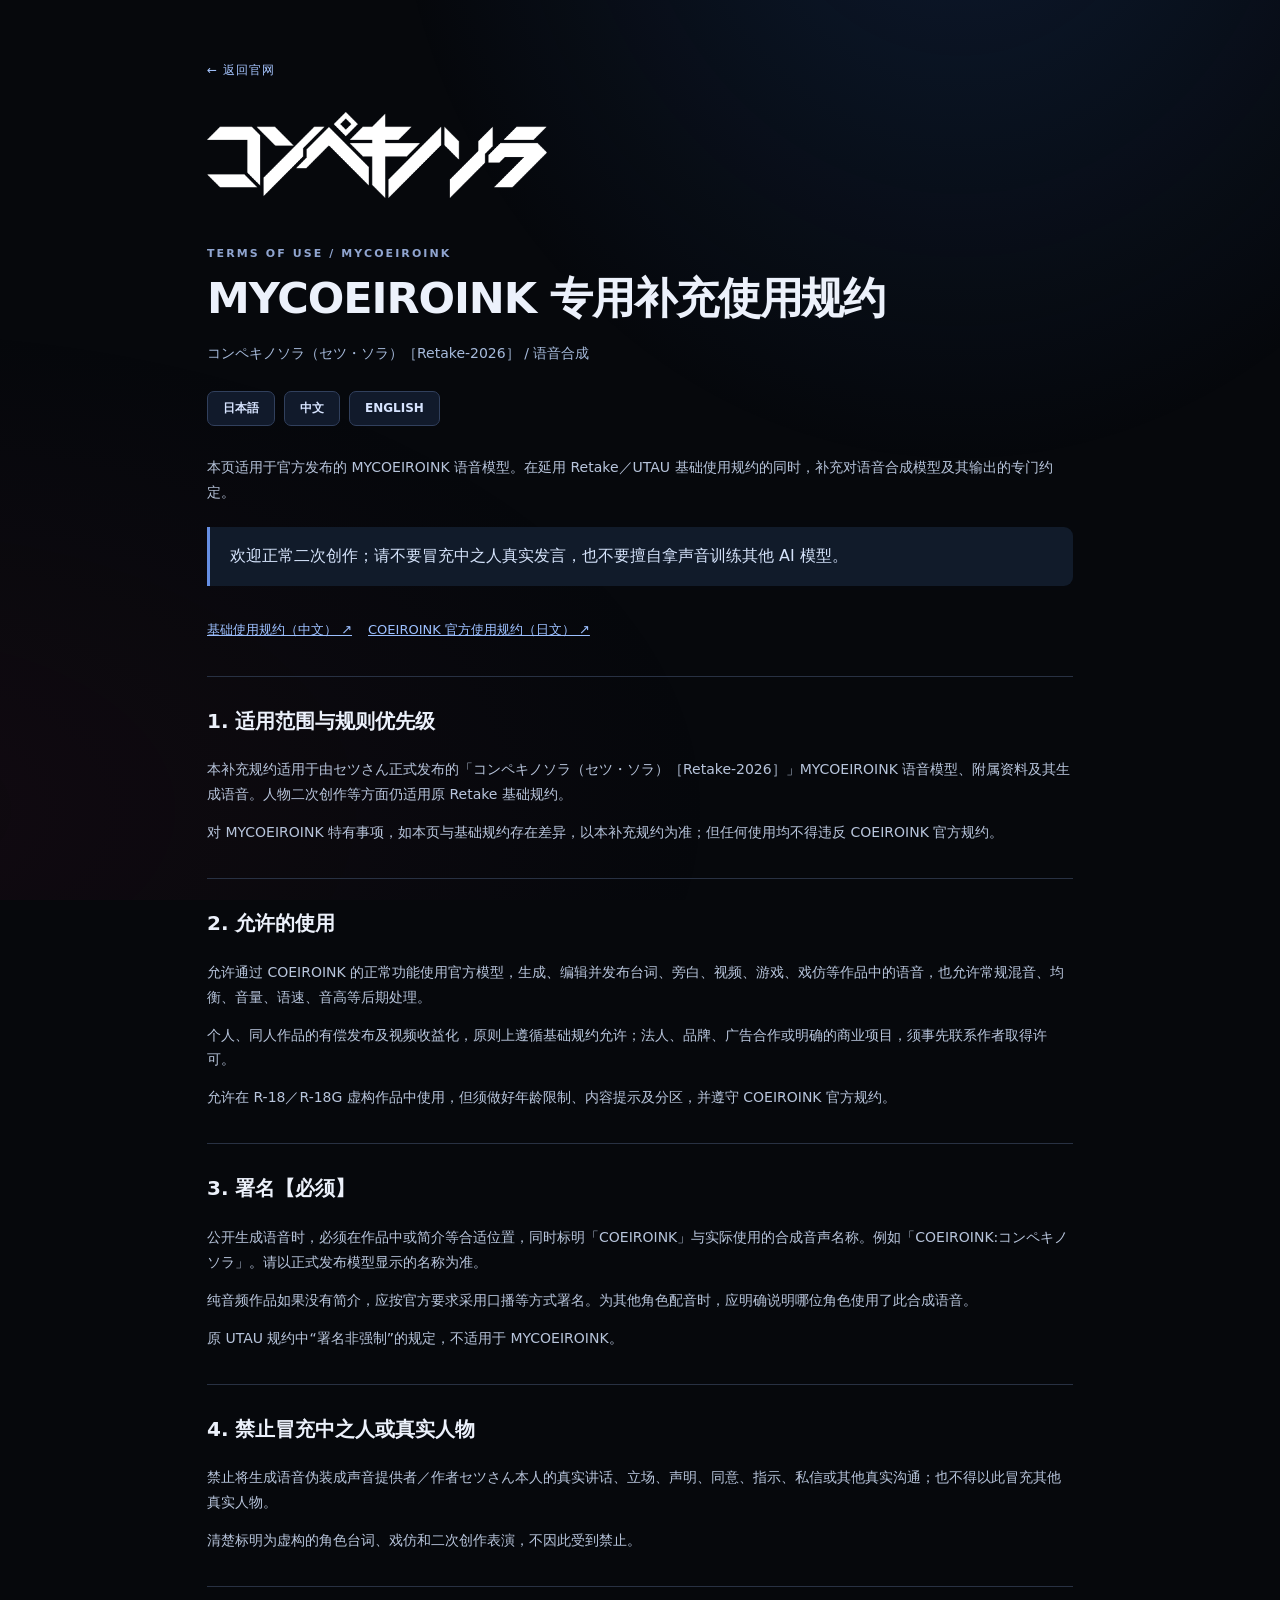
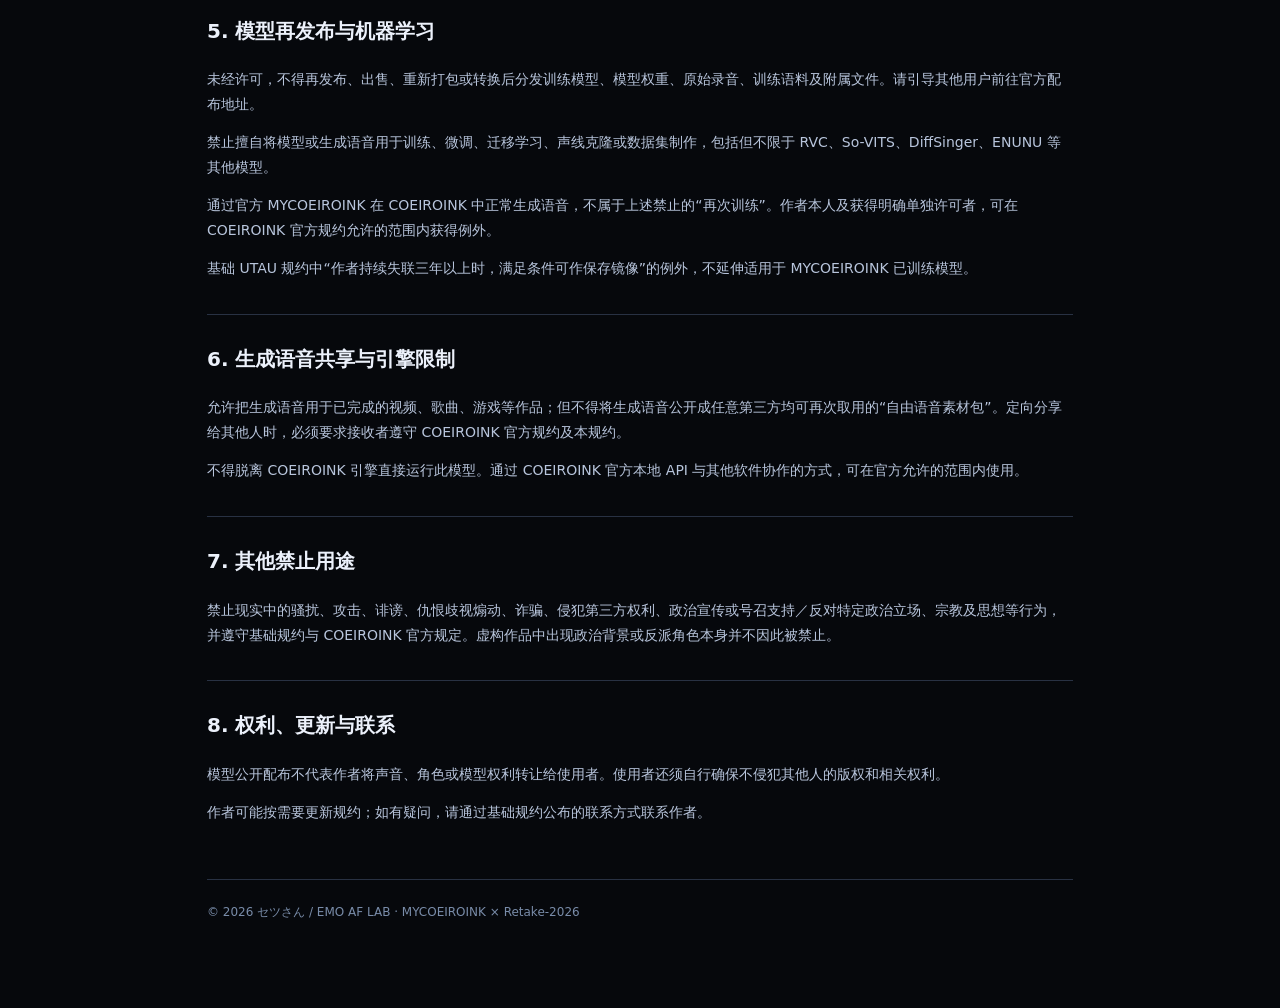
<file: terms-mycoeiroink-zh.html>
<!DOCTYPE html>
<html lang="zh"><head><meta charset="UTF-8"><meta name="viewport" content="width=device-width,initial-scale=1">
<meta name="theme-color" content="#06080c"><title>MYCOEIROINK 专用补充使用规约 | コンペキノソラ Retake</title>
<style>
:root{color-scheme:dark}*{box-sizing:border-box}html{scroll-behavior:smooth}
body{margin:0;background:#06080c;color:#ecf1fb;font-family:system-ui,-apple-system,"Noto Sans",sans-serif;line-height:1.78}
body::before{content:"";position:fixed;inset:0;pointer-events:none;background:radial-gradient(ellipse at 75% -20%,#18366566,transparent 42%),radial-gradient(ellipse at -10% 90%,#3e142533,transparent 42%);z-index:-1}
.wrap{max-width:910px;margin:auto;padding:55px 22px 85px}.back{color:#a6c5ff;text-decoration:none;font-size:12px;letter-spacing:.09em}
.logo{width:min(340px,72vw);max-height:120px;object-fit:contain;object-position:left;margin:29px 0}
.kicker{font-size:11px;color:#90a5d0;letter-spacing:.19em;font-weight:800}
h1{font-size:clamp(27px,5.5vw,43px);line-height:1.28;letter-spacing:-.025em;margin:8px 0 15px}
.lead{color:#a6badb;margin:0 0 25px}
.langlinks{display:flex;flex-wrap:wrap;gap:9px;margin:25px 0 29px}
.langlinks a{border:1px solid #31405d;background:#111a2b;color:#d7e4ff;padding:6px 15px;border-radius:7px;text-decoration:none;font-weight:700;font-size:12px}
.notice{background:#111b2a;border-left:3px solid #668fe4;padding:15px 20px;color:#d5e3fb;border-radius:0 9px 9px 0;margin:22px 0 32px}
p{color:#b8c5dc;font-size:14px;margin:11px 0}
a{color:#9dc0ff}h2{font-size:20px;border-top:1px solid #283143;padding-top:27px;margin:33px 0 18px}
section p{margin:13px 0}strong{color:white}.primarylinks{margin:22px 0 35px;display:flex;gap:16px;flex-wrap:wrap;font-size:13px}
.foot{border-top:1px solid #283143;margin-top:54px;padding-top:22px;color:#798ca9;font-size:12px}
@media(max-width:560px){.wrap{padding-top:30px}.logo{max-height:86px}.primarylinks{flex-direction:column;gap:7px}}
</style></head><body><main class="wrap">
<a class="back" href="index.html">← 返回官网</a>
<div><img class="logo" src="assets/logo-white.png" alt="コンペキノソラ"></div>
<div class="kicker">TERMS OF USE / MYCOEIROINK</div><h1>MYCOEIROINK 专用补充使用规约</h1><p class="lead">コンペキノソラ（セツ・ソラ）［Retake-2026］ / 语音合成</p>
<nav class="langlinks" aria-label="Language"><a href="terms-mycoeiroink-ja.html">日本語</a><a href="terms-mycoeiroink-zh.html" aria-current="page">中文</a><a href="terms-mycoeiroink-en.html">ENGLISH</a></nav>
<p>本页适用于官方发布的 MYCOEIROINK 语音模型。在延用 Retake／UTAU 基础使用规约的同时，补充对语音合成模型及其输出的专门约定。</p><div class="notice">欢迎正常二次创作；请不要冒充中之人真实发言，也不要擅自拿声音训练其他 AI 模型。</div>
<div class="primarylinks"><a href="terms-zh.html">基础使用规约（中文） ↗</a><a href="https://coeiroink.com/terms" target="_blank" rel="noopener noreferrer">COEIROINK 官方使用规约（日文） ↗</a></div>
<section><h2>1. 适用范围与规则优先级</h2>
<p>本补充规约适用于由セツさん正式发布的「コンペキノソラ（セツ・ソラ）［Retake-2026］」MYCOEIROINK 语音模型、附属资料及其生成语音。人物二次创作等方面仍适用原 Retake 基础规约。</p>
<p>对 MYCOEIROINK 特有事项，如本页与基础规约存在差异，以本补充规约为准；但任何使用均不得违反 COEIROINK 官方规约。</p></section>
<section><h2>2. 允许的使用</h2>
<p>允许通过 COEIROINK 的正常功能使用官方模型，生成、编辑并发布台词、旁白、视频、游戏、戏仿等作品中的语音，也允许常规混音、均衡、音量、语速、音高等后期处理。</p>
<p>个人、同人作品的有偿发布及视频收益化，原则上遵循基础规约允许；法人、品牌、广告合作或明确的商业项目，须事先联系作者取得许可。</p>
<p>允许在 R-18／R-18G 虚构作品中使用，但须做好年龄限制、内容提示及分区，并遵守 COEIROINK 官方规约。</p></section>
<section><h2>3. 署名【必须】</h2>
<p>公开生成语音时，必须在作品中或简介等合适位置，同时标明「COEIROINK」与实际使用的合成音声名称。例如「COEIROINK:コンペキノソラ」。请以正式发布模型显示的名称为准。</p>
<p>纯音频作品如果没有简介，应按官方要求采用口播等方式署名。为其他角色配音时，应明确说明哪位角色使用了此合成语音。</p>
<p>原 UTAU 规约中“署名非强制”的规定，不适用于 MYCOEIROINK。</p></section>
<section><h2>4. 禁止冒充中之人或真实人物</h2>
<p>禁止将生成语音伪装成声音提供者／作者セツさん本人的真实讲话、立场、声明、同意、指示、私信或其他真实沟通；也不得以此冒充其他真实人物。</p>
<p>清楚标明为虚构的角色台词、戏仿和二次创作表演，不因此受到禁止。</p></section>
<section><h2>5. 模型再发布与机器学习</h2>
<p>未经许可，不得再发布、出售、重新打包或转换后分发训练模型、模型权重、原始录音、训练语料及附属文件。请引导其他用户前往官方配布地址。</p>
<p>禁止擅自将模型或生成语音用于训练、微调、迁移学习、声线克隆或数据集制作，包括但不限于 RVC、So-VITS、DiffSinger、ENUNU 等其他模型。</p>
<p>通过官方 MYCOEIROINK 在 COEIROINK 中正常生成语音，不属于上述禁止的“再次训练”。作者本人及获得明确单独许可者，可在 COEIROINK 官方规约允许的范围内获得例外。</p>
<p>基础 UTAU 规约中“作者持续失联三年以上时，满足条件可作保存镜像”的例外，不延伸适用于 MYCOEIROINK 已训练模型。</p></section>
<section><h2>6. 生成语音共享与引擎限制</h2>
<p>允许把生成语音用于已完成的视频、歌曲、游戏等作品；但不得将生成语音公开成任意第三方均可再次取用的“自由语音素材包”。定向分享给其他人时，必须要求接收者遵守 COEIROINK 官方规约及本规约。</p>
<p>不得脱离 COEIROINK 引擎直接运行此模型。通过 COEIROINK 官方本地 API 与其他软件协作的方式，可在官方允许的范围内使用。</p></section>
<section><h2>7. 其他禁止用途</h2>
<p>禁止现实中的骚扰、攻击、诽谤、仇恨歧视煽动、诈骗、侵犯第三方权利、政治宣传或号召支持／反对特定政治立场、宗教及思想等行为，并遵守基础规约与 COEIROINK 官方规定。虚构作品中出现政治背景或反派角色本身并不因此被禁止。</p></section>
<section><h2>8. 权利、更新与联系</h2>
<p>模型公开配布不代表作者将声音、角色或模型权利转让给使用者。使用者还须自行确保不侵犯其他人的版权和相关权利。</p>
<p>作者可能按需要更新规约；如有疑问，请通过基础规约公布的联系方式联系作者。</p></section>
<div class="foot">© 2026 セツさん / EMO AF LAB · MYCOEIROINK × Retake-2026</div>
</main></body></html>
</file>
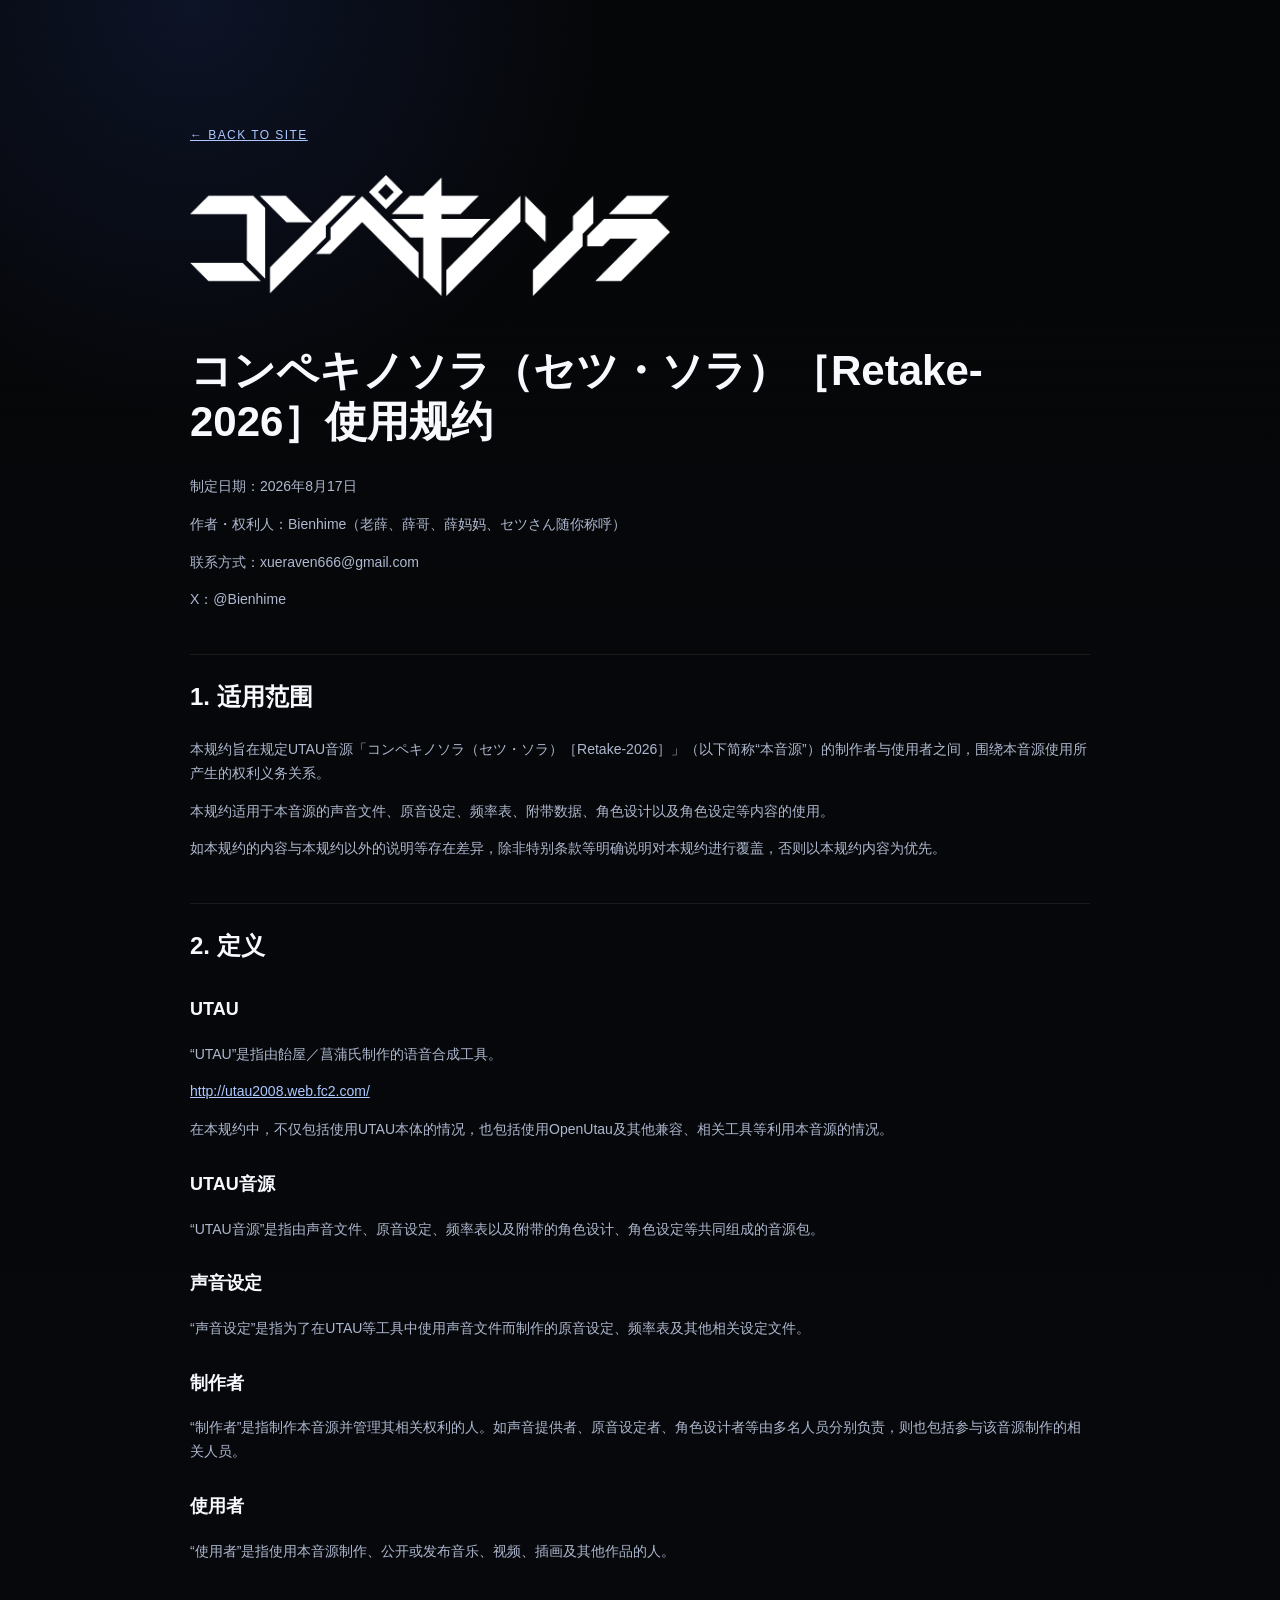
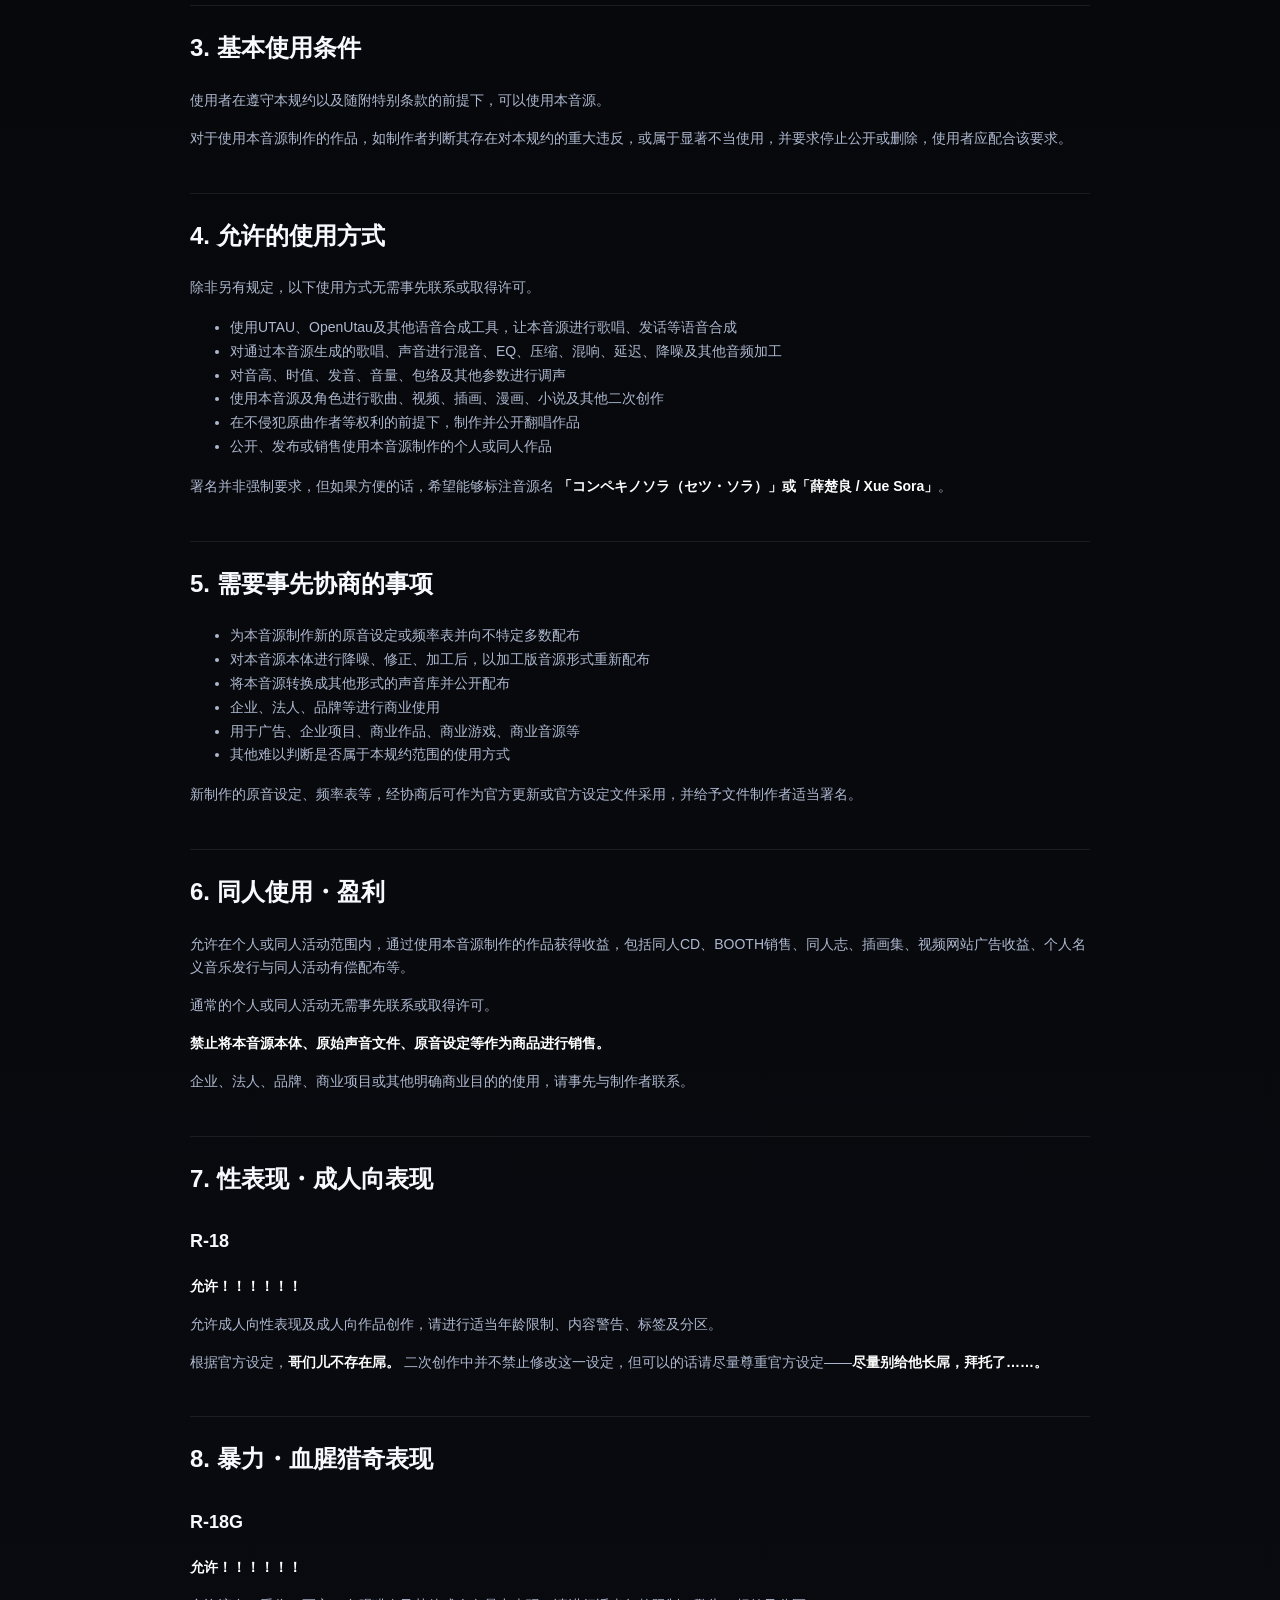
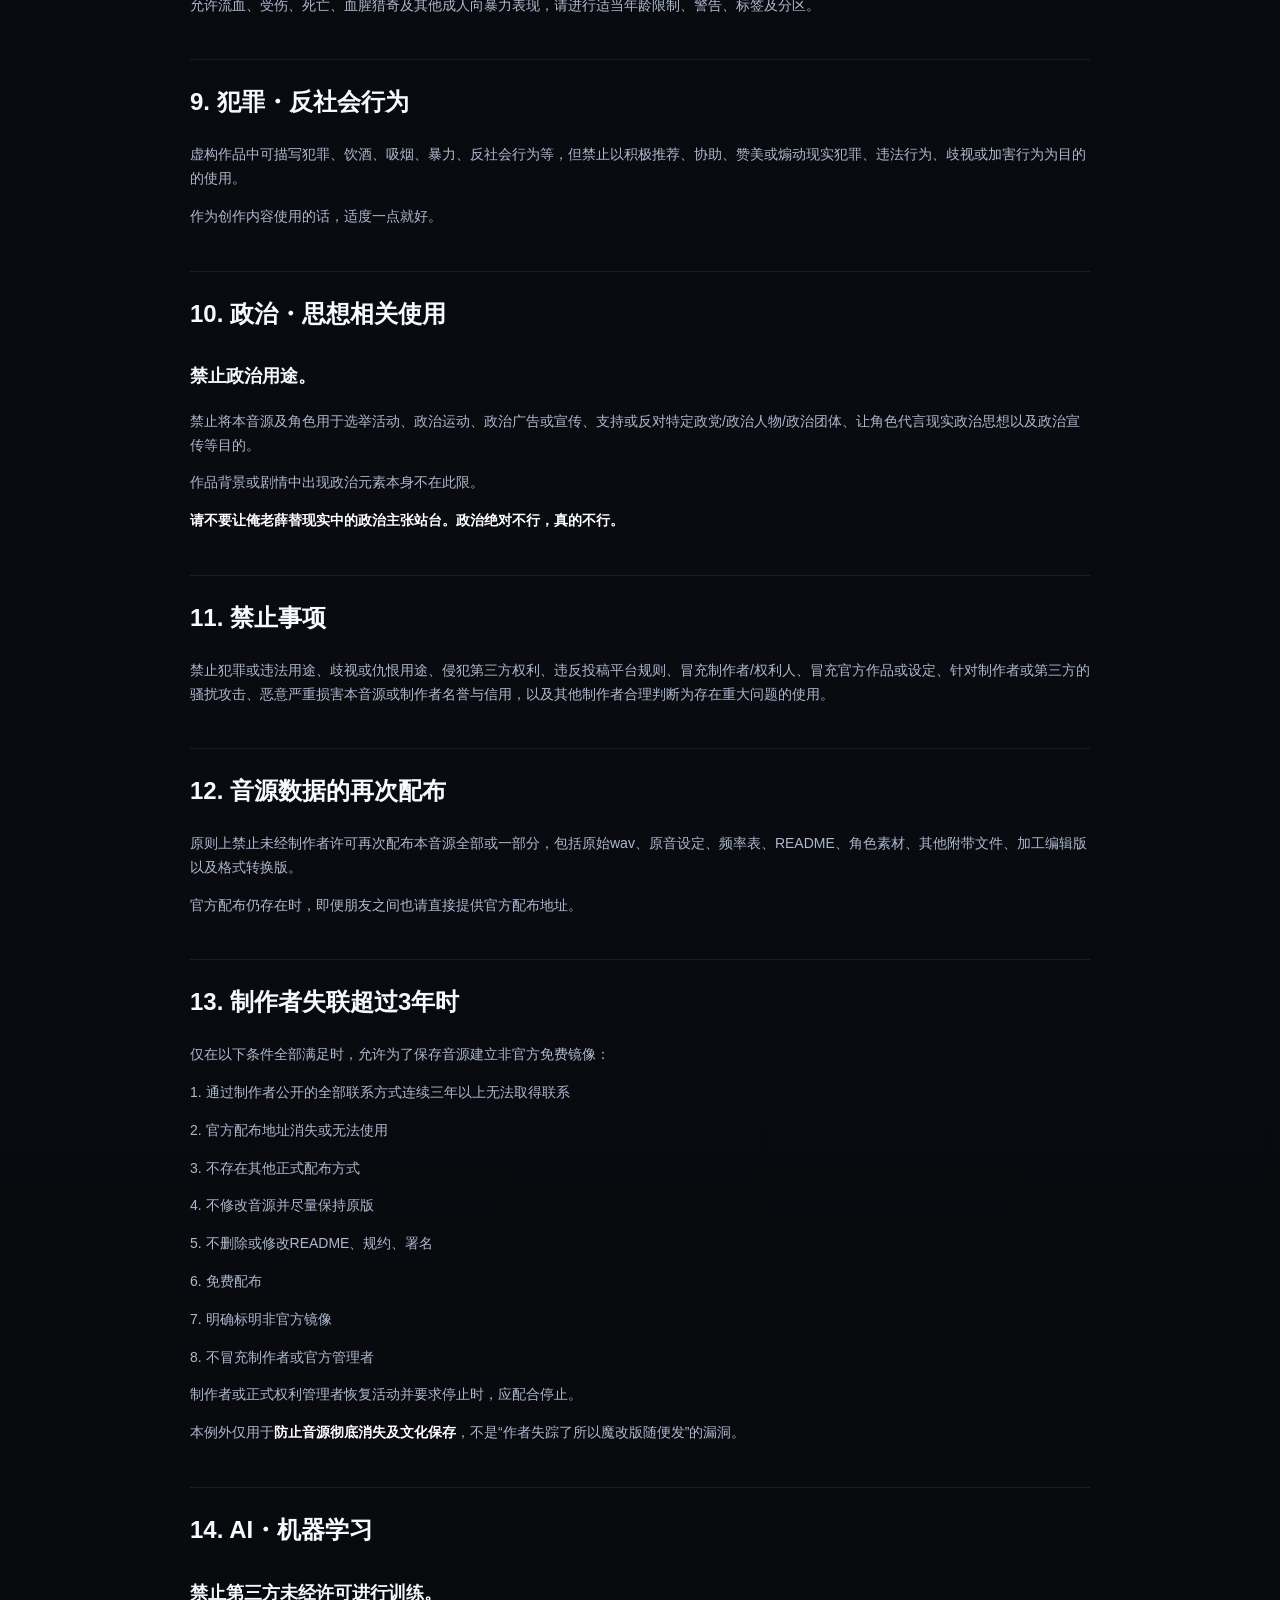
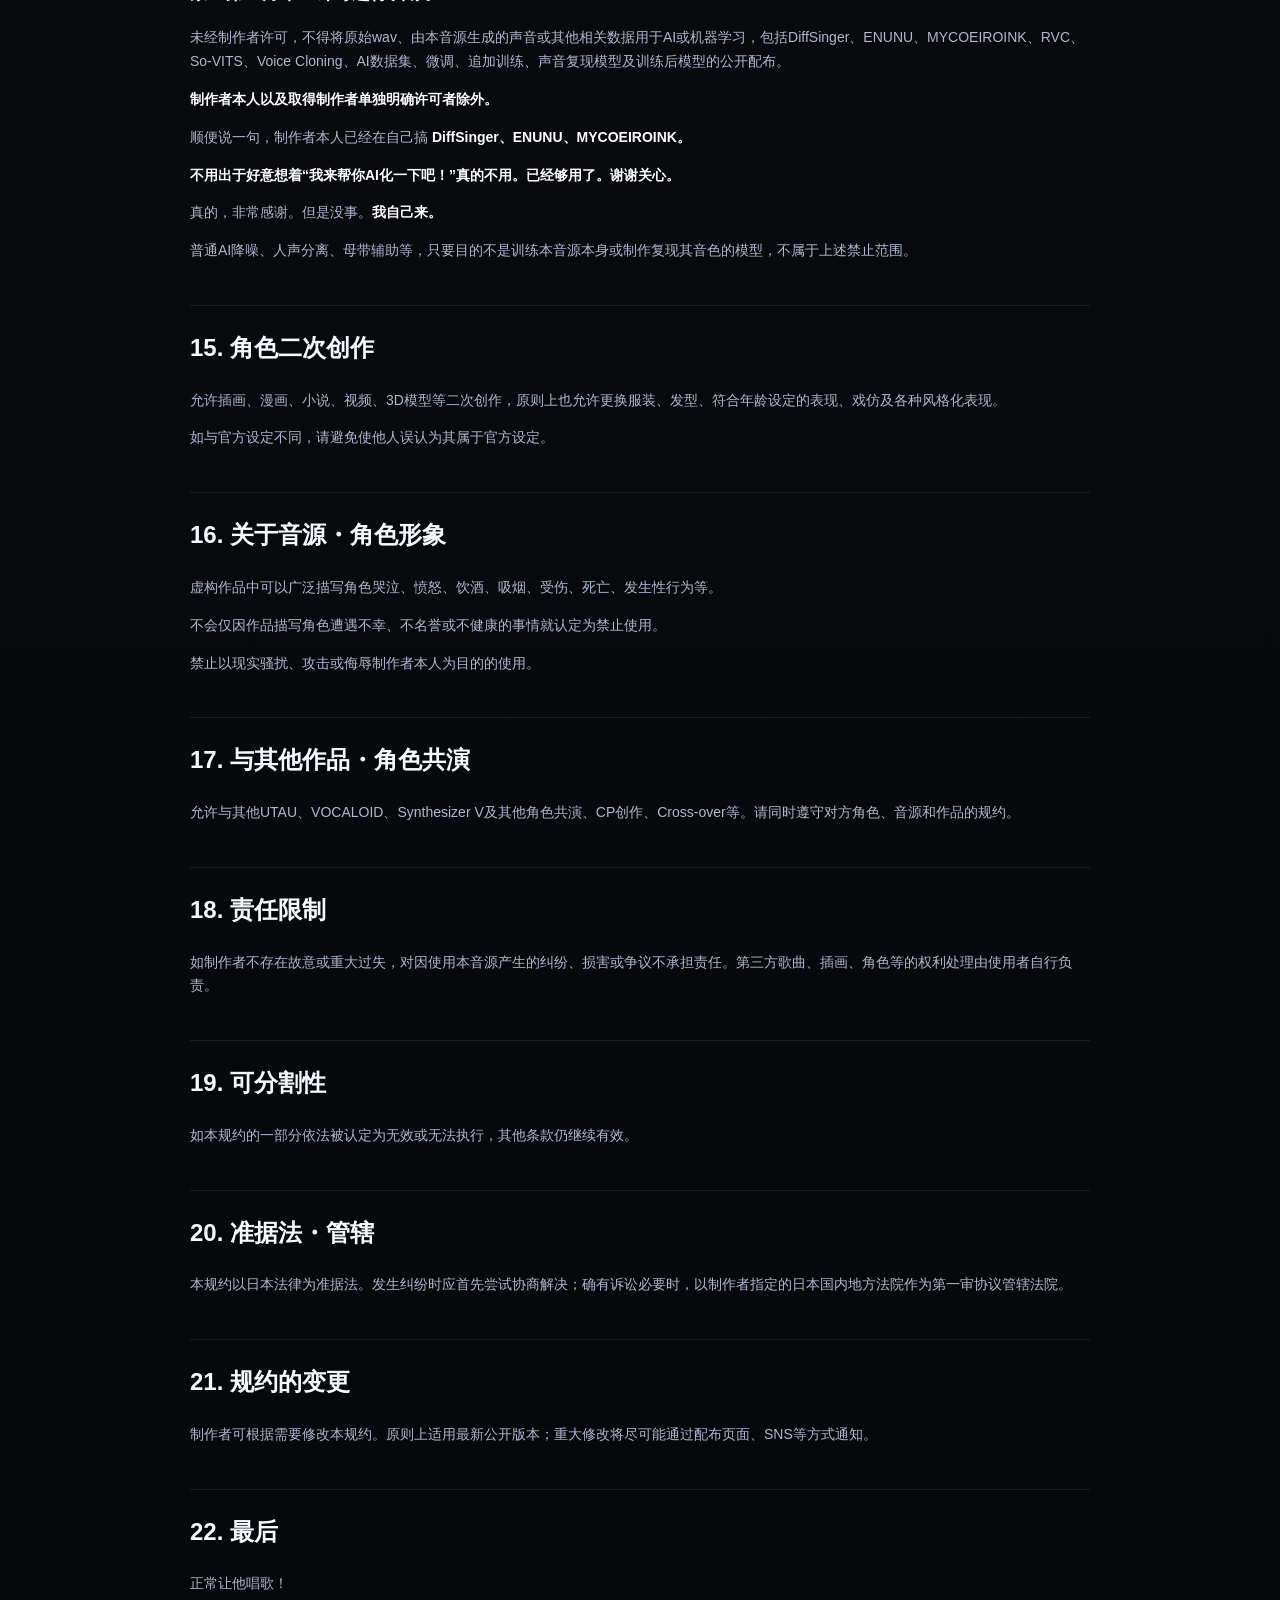
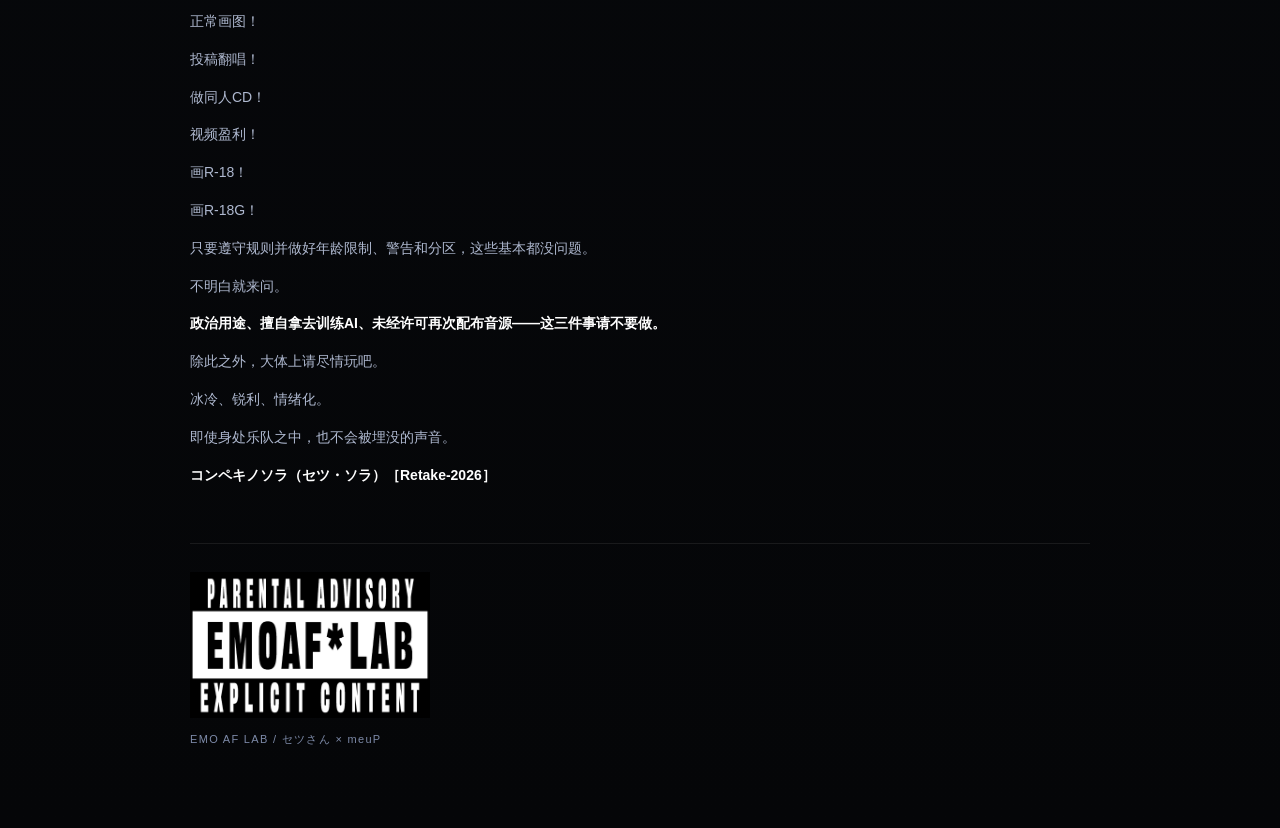
<file: terms-zh.html>
<!DOCTYPE html><html lang="zh-CN"><head><meta charset="UTF-8"><meta name="viewport" content="width=device-width,initial-scale=1">
<title>使用规约 | コンペキノソラ</title><link rel="stylesheet" href="style.css">

<style>
.terms-page{padding:120px 0 80px}
.terms-logo{width:min(480px,80%);margin-bottom:40px}
.terms-body{max-width:900px}
.terms-body h1{font-size:42px;line-height:1.2}
.terms-body h2{font-size:24px;margin-top:42px;border-top:1px solid rgba(255,255,255,.08);padding-top:22px}
.terms-body h3{font-size:18px;margin-top:27px}
.terms-body p,.terms-body li{color:#aeb8cf;font-size:14px}
.terms-body strong{color:#fff}
.terms-body a{color:#adc7ff;text-decoration:underline}
.back{display:inline-block;margin:0 0 30px;color:#91adf4;font-size:12px;letter-spacing:.12em}
.terms-duo-footer{
  margin-top:56px;
  padding-top:28px;
  border-top:1px solid rgba(255,255,255,.08);
  display:flex;
  flex-direction:column;
  align-items:flex-start;
  gap:12px;
}
.terms-duo-logo{
  width:min(240px,58vw);
  display:block;
}
.terms-duo-footer p{
  margin:0;
  color:#7d8aa8;
  font-size:11px;
  letter-spacing:.12em;
}
</style>
</head><body><div class="terms-page"><div class="wrap terms-body">
<a class="back" href="index.html">← BACK TO SITE</a><img class="terms-logo" src="assets/logo-white.png" alt="">
<h1>コンペキノソラ（セツ・ソラ）［Retake-2026］使用规约</h1>
<p>制定日期：2026年8月17日</p>
<p>作者・权利人：Bienhime（老薛、薛哥、薛妈妈、セツさん随你称呼）</p>
<p>联系方式：xueraven666@gmail.com</p>
<p>X：@Bienhime</p>
<h2>1. 适用范围</h2>
<p>本规约旨在规定UTAU音源「コンペキノソラ（セツ・ソラ）［Retake-2026］」（以下简称“本音源”）的制作者与使用者之间，围绕本音源使用所产生的权利义务关系。</p>
<p>本规约适用于本音源的声音文件、原音设定、频率表、附带数据、角色设计以及角色设定等内容的使用。</p>
<p>如本规约的内容与本规约以外的说明等存在差异，除非特别条款等明确说明对本规约进行覆盖，否则以本规约内容为优先。</p>
<h2>2. 定义</h2>
<h3>UTAU</h3>
<p>“UTAU”是指由飴屋／菖蒲氏制作的语音合成工具。</p>
<p><a href="http://utau2008.web.fc2.com/" target="_blank" rel="noreferrer">http://utau2008.web.fc2.com/</a></p>
<p>在本规约中，不仅包括使用UTAU本体的情况，也包括使用OpenUtau及其他兼容、相关工具等利用本音源的情况。</p>
<h3>UTAU音源</h3>
<p>“UTAU音源”是指由声音文件、原音设定、频率表以及附带的角色设计、角色设定等共同组成的音源包。</p>
<h3>声音设定</h3>
<p>“声音设定”是指为了在UTAU等工具中使用声音文件而制作的原音设定、频率表及其他相关设定文件。</p>
<h3>制作者</h3>
<p>“制作者”是指制作本音源并管理其相关权利的人。如声音提供者、原音设定者、角色设计者等由多名人员分别负责，则也包括参与该音源制作的相关人员。</p>
<h3>使用者</h3>
<p>“使用者”是指使用本音源制作、公开或发布音乐、视频、插画及其他作品的人。</p>
<h2>3. 基本使用条件</h2>
<p>使用者在遵守本规约以及随附特别条款的前提下，可以使用本音源。</p>
<p>对于使用本音源制作的作品，如制作者判断其存在对本规约的重大违反，或属于显著不当使用，并要求停止公开或删除，使用者应配合该要求。</p>
<h2>4. 允许的使用方式</h2>
<p>除非另有规定，以下使用方式无需事先联系或取得许可。</p>
<ul>
<li>使用UTAU、OpenUtau及其他语音合成工具，让本音源进行歌唱、发话等语音合成</li>
<li>对通过本音源生成的歌唱、声音进行混音、EQ、压缩、混响、延迟、降噪及其他音频加工</li>
<li>对音高、时值、发音、音量、包络及其他参数进行调声</li>
<li>使用本音源及角色进行歌曲、视频、插画、漫画、小说及其他二次创作</li>
<li>在不侵犯原曲作者等权利的前提下，制作并公开翻唱作品</li>
<li>公开、发布或销售使用本音源制作的个人或同人作品</li>
</ul>
<p>署名并非强制要求，但如果方便的话，希望能够标注音源名 <strong>「コンペキノソラ（セツ・ソラ）」或「薛楚良 / Xue Sora」</strong>。</p>
<h2>5. 需要事先协商的事项</h2>
<ul>
<li>为本音源制作新的原音设定或频率表并向不特定多数配布</li>
<li>对本音源本体进行降噪、修正、加工后，以加工版音源形式重新配布</li>
<li>将本音源转换成其他形式的声音库并公开配布</li>
<li>企业、法人、品牌等进行商业使用</li>
<li>用于广告、企业项目、商业作品、商业游戏、商业音源等</li>
<li>其他难以判断是否属于本规约范围的使用方式</li>
</ul>
<p>新制作的原音设定、频率表等，经协商后可作为官方更新或官方设定文件采用，并给予文件制作者适当署名。</p>
<h2>6. 同人使用・盈利</h2>
<p>允许在个人或同人活动范围内，通过使用本音源制作的作品获得收益，包括同人CD、BOOTH销售、同人志、插画集、视频网站广告收益、个人名义音乐发行与同人活动有偿配布等。</p>
<p>通常的个人或同人活动无需事先联系或取得许可。</p>
<p><strong>禁止将本音源本体、原始声音文件、原音设定等作为商品进行销售。</strong></p>
<p>企业、法人、品牌、商业项目或其他明确商业目的的使用，请事先与制作者联系。</p>
<h2>7. 性表现・成人向表现</h2>
<h3>R-18</h3>
<p><strong>允许！！！！！！</strong></p>
<p>允许成人向性表现及成人向作品创作，请进行适当年龄限制、内容警告、标签及分区。</p>
<p>根据官方设定，<strong>哥们儿不存在屌。</strong> 二次创作中并不禁止修改这一设定，但可以的话请尽量尊重官方设定——<strong>尽量别给他长屌，拜托了……。</strong></p>
<h2>8. 暴力・血腥猎奇表现</h2>
<h3>R-18G</h3>
<p><strong>允许！！！！！！</strong></p>
<p>允许流血、受伤、死亡、血腥猎奇及其他成人向暴力表现，请进行适当年龄限制、警告、标签及分区。</p>
<h2>9. 犯罪・反社会行为</h2>
<p>虚构作品中可描写犯罪、饮酒、吸烟、暴力、反社会行为等，但禁止以积极推荐、协助、赞美或煽动现实犯罪、违法行为、歧视或加害行为为目的的使用。</p>
<p>作为创作内容使用的话，适度一点就好。</p>
<h2>10. 政治・思想相关使用</h2>
<h3>禁止政治用途。</h3>
<p>禁止将本音源及角色用于选举活动、政治运动、政治广告或宣传、支持或反对特定政党/政治人物/政治团体、让角色代言现实政治思想以及政治宣传等目的。</p>
<p>作品背景或剧情中出现政治元素本身不在此限。</p>
<p><strong>请不要让俺老薛替现实中的政治主张站台。政治绝对不行，真的不行。</strong></p>
<h2>11. 禁止事项</h2>
<p>禁止犯罪或违法用途、歧视或仇恨用途、侵犯第三方权利、违反投稿平台规则、冒充制作者/权利人、冒充官方作品或设定、针对制作者或第三方的骚扰攻击、恶意严重损害本音源或制作者名誉与信用，以及其他制作者合理判断为存在重大问题的使用。</p>
<h2>12. 音源数据的再次配布</h2>
<p>原则上禁止未经制作者许可再次配布本音源全部或一部分，包括原始wav、原音设定、频率表、README、角色素材、其他附带文件、加工编辑版以及格式转换版。</p>
<p>官方配布仍存在时，即便朋友之间也请直接提供官方配布地址。</p>
<h2>13. 制作者失联超过3年时</h2>
<p>仅在以下条件全部满足时，允许为了保存音源建立非官方免费镜像：</p>
<p>1. 通过制作者公开的全部联系方式连续三年以上无法取得联系</p>
<p>2. 官方配布地址消失或无法使用</p>
<p>3. 不存在其他正式配布方式</p>
<p>4. 不修改音源并尽量保持原版</p>
<p>5. 不删除或修改README、规约、署名</p>
<p>6. 免费配布</p>
<p>7. 明确标明非官方镜像</p>
<p>8. 不冒充制作者或官方管理者</p>
<p>制作者或正式权利管理者恢复活动并要求停止时，应配合停止。</p>
<p>本例外仅用于<strong>防止音源彻底消失及文化保存</strong>，不是“作者失踪了所以魔改版随便发”的漏洞。</p>
<h2>14. AI・机器学习</h2>
<h3>禁止第三方未经许可进行训练。</h3>
<p>未经制作者许可，不得将原始wav、由本音源生成的声音或其他相关数据用于AI或机器学习，包括DiffSinger、ENUNU、MYCOEIROINK、RVC、So-VITS、Voice Cloning、AI数据集、微调、追加训练、声音复现模型及训练后模型的公开配布。</p>
<p><strong>制作者本人以及取得制作者单独明确许可者除外。</strong></p>
<p>顺便说一句，制作者本人已经在自己搞 <strong>DiffSinger、ENUNU、MYCOEIROINK。</strong></p>
<p><strong>不用出于好意想着“我来帮你AI化一下吧！”真的不用。已经够用了。谢谢关心。</strong></p>
<p>真的，非常感谢。但是没事。<strong>我自己来。</strong></p>
<p>普通AI降噪、人声分离、母带辅助等，只要目的不是训练本音源本身或制作复现其音色的模型，不属于上述禁止范围。</p>
<h2>15. 角色二次创作</h2>
<p>允许插画、漫画、小说、视频、3D模型等二次创作，原则上也允许更换服装、发型、符合年龄设定的表现、戏仿及各种风格化表现。</p>
<p>如与官方设定不同，请避免使他人误认为其属于官方设定。</p>
<h2>16. 关于音源・角色形象</h2>
<p>虚构作品中可以广泛描写角色哭泣、愤怒、饮酒、吸烟、受伤、死亡、发生性行为等。</p>
<p>不会仅因作品描写角色遭遇不幸、不名誉或不健康的事情就认定为禁止使用。</p>
<p>禁止以现实骚扰、攻击或侮辱制作者本人为目的的使用。</p>
<h2>17. 与其他作品・角色共演</h2>
<p>允许与其他UTAU、VOCALOID、Synthesizer V及其他角色共演、CP创作、Cross-over等。请同时遵守对方角色、音源和作品的规约。</p>
<h2>18. 责任限制</h2>
<p>如制作者不存在故意或重大过失，对因使用本音源产生的纠纷、损害或争议不承担责任。第三方歌曲、插画、角色等的权利处理由使用者自行负责。</p>
<h2>19. 可分割性</h2>
<p>如本规约的一部分依法被认定为无效或无法执行，其他条款仍继续有效。</p>
<h2>20. 准据法・管辖</h2>
<p>本规约以日本法律为准据法。发生纠纷时应首先尝试协商解决；确有诉讼必要时，以制作者指定的日本国内地方法院作为第一审协议管辖法院。</p>
<h2>21. 规约的变更</h2>
<p>制作者可根据需要修改本规约。原则上适用最新公开版本；重大修改将尽可能通过配布页面、SNS等方式通知。</p>
<h2>22. 最后</h2>
<p>正常让他唱歌！</p>
<p>正常画图！</p>
<p>投稿翻唱！</p>
<p>做同人CD！</p>
<p>视频盈利！</p>
<p>画R-18！</p>
<p>画R-18G！</p>
<p>只要遵守规则并做好年龄限制、警告和分区，这些基本都没问题。</p>
<p>不明白就来问。</p>
<p><strong>政治用途、擅自拿去训练AI、未经许可再次配布音源——这三件事请不要做。</strong></p>
<p>除此之外，大体上请尽情玩吧。</p>
<p>冰冷、锐利、情绪化。</p>
<p>即使身处乐队之中，也不会被埋没的声音。</p>
<p><strong>コンペキノソラ（セツ・ソラ）［Retake-2026］</strong></p>

<div class="terms-duo-footer">
  <img class="terms-duo-logo" src="assets/emoaf-lab.png" alt="EMO AF LAB">
  <p>EMO AF LAB / セツさん × meuP</p>
</div>

</div></div></body></html>
</file>
<file: style.css>
:root{
  --ink:#050608;
  --ink2:#0a0c11;
  --panel:#0d1018;
  --line:rgba(120,162,255,.20);
  --blue:#76a2ff;
  --ice:#dce8ff;
  --muted:#8e9ab7;
  --white:#f7f9ff;
  --max:1180px;
}
*{box-sizing:border-box}
html{scroll-behavior:smooth}
body{
  margin:0;
  color:var(--white);
  background:
    radial-gradient(circle at 15% 0%,rgba(59,99,225,.14),transparent 26rem),
    linear-gradient(180deg,#050608 0%,#090b10 52%,#050608 100%);
  font-family:Inter,"Helvetica Neue","Arial Narrow","Noto Sans JP","Yu Gothic UI",sans-serif;
  line-height:1.7;
  overflow-x:hidden;
}
body:before{
  content:"";
  position:fixed; inset:0; pointer-events:none; z-index:999;
  opacity:.08;
  background-image:
    repeating-linear-gradient(0deg,rgba(255,255,255,.12) 0,rgba(255,255,255,.12) 1px,transparent 1px,transparent 3px);
  mix-blend-mode:overlay;
}
a{color:inherit;text-decoration:none}
img{max-width:100%;display:block}
.wrap{width:min(var(--max),calc(100% - 36px));margin:auto}

.nav{
  position:fixed;left:0;right:0;top:0;z-index:30;
  border-bottom:1px solid rgba(255,255,255,.08);
  background:rgba(3,4,7,.64);
  backdrop-filter:blur(15px);
}
.nav-inner{
  height:68px;display:flex;align-items:center;justify-content:space-between;gap:24px
}
.nav-logo{width:230px;max-height:38px;object-fit:contain;object-position:left center}
.nav-links{display:flex;gap:21px;font-size:12px;letter-spacing:.13em;font-weight:800}
.nav-links a{color:#a9b3c9;transition:.2s}
.nav-links a:hover{color:white;text-shadow:0 0 14px rgba(118,162,255,.8)}

.hero{
  min-height:100svh;
  display:flex;align-items:flex-end;
  position:relative;
  background:
    linear-gradient(180deg,rgba(0,0,0,.12) 0%,rgba(0,0,0,.02) 42%,rgba(0,0,0,.78) 92%,#050608 100%),
    url("assets/hero-blue.jpg") center 55%/cover no-repeat;
}
.hero:after{
  content:"";position:absolute;inset:0;pointer-events:none;
  box-shadow:inset 0 -100px 120px #050608;
}
.hero-copy{position:relative;z-index:2;padding:130px 0 68px;max-width:780px}
.eyebrow{font-size:11px;letter-spacing:.23em;color:#a9c3ff;font-weight:900;margin-bottom:18px}
.hero h1{
  font-size:clamp(29px,5.3vw,68px);line-height:1.05;letter-spacing:.02em;margin:0 0 19px;
  text-shadow:0 2px 30px rgba(17,49,129,.38)
}
.hero p{font-size:clamp(15px,1.55vw,19px);color:#e7edfb;margin:0 0 25px;white-space:pre-line}
.tags{display:flex;gap:8px;flex-wrap:wrap;margin:0 0 25px}
.tag{
  border:1px solid rgba(154,184,255,.35);background:rgba(2,5,13,.55);
  padding:6px 11px;font-size:10px;letter-spacing:.14em;font-weight:900;color:#d9e4ff
}
.buttons{display:flex;gap:10px;flex-wrap:wrap}
.btn{
  display:inline-flex;align-items:center;justify-content:center;
  min-height:44px;padding:0 16px;border:1px solid rgba(255,255,255,.18);
  background:rgba(0,0,0,.48);font-size:11px;letter-spacing:.15em;font-weight:900;
  transition:.2s;cursor:pointer
}
.btn:hover{transform:translateY(-2px);border-color:#91b1ff;box-shadow:0 0 24px rgba(63,111,255,.22)}
.btn.primary{background:#edf2ff;color:#071020;border-color:#edf2ff}

.section{padding:90px 0;border-top:1px solid rgba(255,255,255,.055)}
.section-head{display:flex;justify-content:space-between;align-items:end;gap:20px;margin-bottom:34px}
.kicker{font-size:10px;letter-spacing:.22em;color:#7186bb;font-weight:900}
.section h2{margin:3px 0 0;font-size:clamp(27px,4vw,48px);letter-spacing:.02em}
.section-note{max-width:480px;color:var(--muted);font-size:13px}

.grid{display:grid;grid-template-columns:repeat(12,1fr);gap:16px}
.card{
  background:linear-gradient(180deg,rgba(18,22,33,.92),rgba(10,12,18,.94));
  border:1px solid var(--line);padding:25px;position:relative;overflow:hidden
}
.card:after{
  content:"";position:absolute;right:-45px;bottom:-70px;width:180px;height:180px;
  border:1px solid rgba(99,136,236,.12);transform:rotate(45deg)
}
.span-4{grid-column:span 4}.span-5{grid-column:span 5}.span-6{grid-column:span 6}.span-7{grid-column:span 7}.span-8{grid-column:span 8}.span-12{grid-column:span 12}
.card-label{font-size:9px;letter-spacing:.18em;font-weight:900;color:#7790cc;margin-bottom:13px}
.big{font-size:24px;font-weight:900;line-height:1.25;margin-bottom:8px}
.card p{margin:0;color:#a5aec4;font-size:13px}
.voice-lines{display:grid;grid-template-columns:repeat(6,1fr);gap:6px;margin-top:19px}
.voice-lines span{
  border-top:2px solid #729eff;background:linear-gradient(180deg,rgba(92,130,240,.13),transparent);
  padding:11px 3px 8px;text-align:center;color:#e4ebff;font-size:11px;font-weight:800
}

.profile{display:grid;grid-template-columns:150px 1fr;border-top:1px solid rgba(255,255,255,.07)}
.profile div{padding:10px 0;border-bottom:1px solid rgba(255,255,255,.07);font-size:13px}
.profile div:nth-child(odd){color:#7180a2;font-weight:800}
.profile div:nth-child(even){color:#dbe3f5}

.demo{
  min-height:260px;display:flex;flex-direction:column;justify-content:flex-end;
  background:
   linear-gradient(180deg,transparent,rgba(2,4,8,.96)),
   radial-gradient(circle at 80% 15%,rgba(75,112,225,.27),transparent 35%),
   #0e1119;
}
.demo h3{font-size:30px;margin:0 0 2px}
.demo small{color:#7180a2;letter-spacing:.08em}
.demo-links{display:flex;gap:8px;margin-top:17px;flex-wrap:wrap}

.rule-strip{display:grid;grid-template-columns:repeat(6,1fr);border:1px solid var(--line)}
.rule{
  padding:20px 13px;min-height:112px;border-right:1px solid var(--line);
  background:rgba(11,14,21,.86)
}
.rule:last-child{border-right:0}
.rule b{display:block;font-size:11px;letter-spacing:.09em;margin-bottom:8px}
.rule span{font-size:12px;color:#8995af}
.rule.ok b{color:#c9dbff}.rule.no b{color:#fff}

.download{
  display:grid;grid-template-columns:1.3fr .7fr;gap:16px;align-items:stretch
}
.download-main{
  padding:36px;background:
    linear-gradient(130deg,rgba(57,88,174,.18),transparent 55%),
    #0c0f16;border:1px solid var(--line)
}
.download-main h3{font-size:clamp(27px,4vw,48px);margin:2px 0 8px}
.download-main p{color:#929eb8;max-width:650px}
.download-side{padding:28px;border:1px solid var(--line);background:#090b10}
.download-side code{color:#b9ccff;font-size:12px}
.disabled{opacity:.62;cursor:not-allowed}

.footer{
  border-top:1px solid rgba(255,255,255,.07);padding:42px 0 55px
}
.footer-grid{display:flex;justify-content:space-between;gap:34px;align-items:end}
.footer-logo{width:240px;opacity:.92}
.emoaf{width:150px;margin-top:25px;filter:none}
.footer p{font-size:11px;color:#68748e;margin:8px 0 0}
.footer-right{text-align:right;font-size:10px;letter-spacing:.1em;color:#63708b}

.reveal{opacity:0;transform:translateY(14px);transition:.6s ease}
.reveal.visible{opacity:1;transform:none}

@media(max-width:850px){
  .nav-links{display:none}.nav-logo{width:190px}
  .hero{background-position:57% center}
  .hero-copy{padding-bottom:50px}
  .span-4,.span-5,.span-6,.span-7,.span-8{grid-column:span 12}
  .rule-strip{grid-template-columns:repeat(2,1fr)}
  .rule{border-bottom:1px solid var(--line)}
  .download{grid-template-columns:1fr}
  .section-head{display:block}.section-note{margin-top:13px}
}
@media(max-width:560px){
  .wrap{width:min(var(--max),calc(100% - 22px))}
  .hero{min-height:800px;background-position:58% center}
  .hero h1{font-size:35px}
  .hero p{font-size:14px}
  .section{padding:68px 0}
  .profile{grid-template-columns:110px 1fr}
  .voice-lines{grid-template-columns:repeat(3,1fr)}
  .rule-strip{grid-template-columns:1fr}
  .rule{border-right:0}
  .footer-grid{display:block}.footer-right{text-align:left;margin-top:30px}
}


.character-shell{
  position:relative;
  overflow:hidden;
  background:
    radial-gradient(circle at 24% 32%, rgba(88,125,240,.18), transparent 22rem),
    linear-gradient(180deg,rgba(14,18,29,.98),rgba(8,10,15,.98));
  border:1px solid var(--line);
  min-height:780px;
  display:grid;
  grid-template-columns:1.05fr .95fr;
  gap:10px;
  align-items:end;
}
.character-shell:before{
  content:"";
  position:absolute; inset:0; pointer-events:none;
  background:
    linear-gradient(90deg, transparent 0 52%, rgba(255,255,255,.035) 52%, transparent 53%),
    radial-gradient(circle at 58% 55%, rgba(120,162,255,.12), transparent 24rem);
}
.character-figure{
  position:relative;
  min-height:780px;
  display:flex;
  align-items:flex-end;
  justify-content:center;
  padding:40px 0 0;
}
.character-figure img{
  width:min(640px,94%);
  max-height:760px;
  object-fit:contain;
  object-position:center bottom;
  filter:
    drop-shadow(0 18px 44px rgba(0,0,0,.55))
    drop-shadow(0 0 28px rgba(82,121,240,.18));
}
.character-info{
  position:relative;
  z-index:1;
  padding:58px 56px 58px 18px;
  align-self:center;
}
.character-name{
  font-size:clamp(36px,5vw,74px);
  line-height:0.98;
  margin:0 0 10px;
}
.character-sub{
  font-size:14px;
  letter-spacing:.16em;
  color:#8da6de;
  font-weight:900;
  margin-bottom:20px;
}
.character-copy{
  font-size:18px;
  color:#edf3ff;
  white-space:pre-line;
  margin:0 0 24px;
}
.mini-grid{
  display:grid;
  grid-template-columns:1fr 1fr;
  gap:10px;
  margin:26px 0 28px;
}
.mini-card{
  border:1px solid rgba(120,162,255,.18);
  background:rgba(9,12,19,.58);
  padding:14px 14px 12px;
}
.mini-card b{
  display:block;
  font-size:10px;
  letter-spacing:.18em;
  color:#7b93cc;
  margin-bottom:7px;
}
.mini-card span{
  font-size:13px;
  color:#edf3ff;
  line-height:1.5;
}
.character-note{
  font-size:12px;
  color:#7f8dad;
  max-width:420px;
}

@media(max-width:980px){
  .character-shell{
    grid-template-columns:1fr;
    min-height:unset;
  }
  .character-figure{
    min-height:540px;
    padding-top:34px;
  }
  .character-figure img{
    width:min(520px,84%);
    max-height:520px;
  }
  .character-info{
    padding:0 24px 32px;
  }
}
@media(max-width:560px){
  .character-figure{
    min-height:430px;
  }
  .character-figure img{
    width:min(410px,88%);
    max-height:430px;
  }
  .character-name{font-size:34px}
  .character-copy{font-size:16px}
  .mini-grid{grid-template-columns:1fr}
}


/* ===== V3 polish ===== */
.character-shell{
  position:relative;
  min-height:900px;
  grid-template-columns:1fr .95fr;
  background:
    radial-gradient(circle at 18% 36%, rgba(96,132,255,.24), transparent 26rem),
    radial-gradient(circle at 36% 78%, rgba(69,112,241,.14), transparent 22rem),
    linear-gradient(180deg, rgba(13,18,29,.98), rgba(7,9,14,.98));
}
.character-shell::after{
  content:"";
  position:absolute; inset:0; pointer-events:none;
  opacity:.18;
  background:
    radial-gradient(circle at 28% 35%, rgba(129,165,255,.34), transparent 18rem),
    repeating-linear-gradient(
      0deg,
      rgba(255,255,255,.10) 0px,
      rgba(255,255,255,.10) 1px,
      transparent 1px,
      transparent 4px
    );
  mix-blend-mode:screen;
}
.character-figure{
  position:relative;
  min-height:900px;
  justify-content:flex-start;
  align-items:flex-end;
  padding-left:6px;
}
.character-figure::before{
  content:"";
  position:absolute;
  left:0; right:12%; bottom:0; top:8%;
  background:
    radial-gradient(circle at 42% 35%, rgba(88,124,236,.36), transparent 18rem),
    radial-gradient(circle at 28% 72%, rgba(54,94,219,.20), transparent 17rem);
  filter:blur(22px);
  pointer-events:none;
}
.character-figure img{
  position:relative;
  z-index:2;
  width:min(900px,112%);
  max-height:980px;
  margin-left:-120px;
  opacity:.46;
  object-fit:contain;
  object-position:left bottom;
  mix-blend-mode:screen;
  filter:
    drop-shadow(0 18px 44px rgba(0,0,0,.45))
    drop-shadow(0 0 34px rgba(82,121,240,.28));
}
.character-info{
  padding:74px 62px 72px 8px;
}
.character-name{
  letter-spacing:.01em;
}
.character-copy{
  font-size:19px;
  max-width:470px;
}
.mini-grid{
  gap:12px;
  margin:30px 0 30px;
}
.mini-card{
  background:rgba(10,13,20,.72);
  backdrop-filter:blur(2px);
}
.character-note{
  max-width:460px;
}

.mag-bar{
  display:inline-block;
  margin-bottom:14px;
  padding:5px 10px;
  border:1px solid rgba(120,162,255,.24);
  background:rgba(10,13,20,.58);
  color:#cfe0ff;
  font-size:10px;
  letter-spacing:.22em;
  font-weight:900;
}

.demo-stack{
  display:grid;
  grid-template-columns:repeat(3,1fr);
  gap:16px;
  margin-top:16px;
}
.demo-mini{
  min-height:150px;
  border:1px solid var(--line);
  background:
    radial-gradient(circle at 82% 20%, rgba(78,118,236,.22), transparent 8rem),
    rgba(10,13,19,.92);
  padding:18px;
  display:flex;
  flex-direction:column;
  justify-content:space-between;
}
.demo-mini b{
  font-size:24px;
  line-height:1;
}
.demo-mini span{
  font-size:12px;
  color:#94a2be;
}

.download{
  position:relative;
  overflow:hidden;
}
.download-side{
  position:relative;
  overflow:hidden;
}
.download-side::after{
  content:"";
  position:absolute;
  inset:0;
  pointer-events:none;
  background:
    linear-gradient(180deg, rgba(8,10,15,.08), rgba(8,10,15,.64));
  z-index:1;
}
.download-deco{
  position:absolute;
  right:-48px;
  bottom:-18px;
  width:250px;
  opacity:.18;
  pointer-events:none;
  mix-blend-mode:screen;
  filter:drop-shadow(0 0 24px rgba(82,121,240,.28));
  z-index:0;
}
.download-side > *{
  position:relative;
  z-index:2;
}

@media(max-width:980px){
  .character-shell{
    min-height:unset;
    grid-template-columns:1fr;
  }
  .character-figure{
    min-height:640px;
    justify-content:center;
    padding-left:0;
  }
  .character-figure img{
    width:min(720px,110%);
    max-height:680px;
    margin-left:-30px;
    opacity:.38;
  }
  .character-info{
    padding:12px 24px 38px;
  }
  .demo-stack{
    grid-template-columns:1fr;
  }
  .download-deco{
    width:190px;
    right:-28px;
    bottom:-10px;
  }
}
@media(max-width:560px){
  .character-figure{
    min-height:480px;
  }
  .character-figure img{
    width:min(520px,125%);
    max-height:520px;
    margin-left:-50px;
    opacity:.32;
  }
  .character-info{
    padding:4px 18px 28px;
  }
  .mag-bar{
    margin-bottom:10px;
  }
}


/* ===== V4 adjustments based on feedback ===== */
.hero{
  min-height:92svh;
  align-items:flex-end;
  background:
    linear-gradient(180deg,rgba(0,0,0,.04) 0%,rgba(0,0,0,.02) 38%,rgba(0,0,0,.34) 82%,#050608 100%),
    url("assets/hero-blue.jpg") center center/cover no-repeat;
}
.hero-copy{
  display:none;
}

.hero-banner-only{
  min-height:92svh;
  display:flex;
  align-items:flex-end;
}

.intro-strip{
  position:relative;
  margin-top:-12px;
  padding:38px 0 18px;
  border-top:1px solid rgba(255,255,255,.06);
  background:
    linear-gradient(180deg, rgba(7,9,14,.98), rgba(5,6,8,1)),
    radial-gradient(circle at 25% 0%, rgba(70,112,241,.10), transparent 18rem);
}
.intro-grid{
  display:grid;
  grid-template-columns:1.05fr .95fr;
  gap:24px;
  align-items:end;
}
.intro-copy h1{
  font-size:clamp(34px,5.3vw,66px);
  line-height:1.02;
  margin:0 0 16px;
}
.intro-copy p{
  font-size:clamp(15px,1.55vw,19px);
  color:#e7edfb;
  margin:0 0 22px;
  white-space:pre-line;
}
.intro-side{
  display:flex;
  flex-direction:column;
  align-items:flex-start;
  justify-content:flex-end;
  gap:16px;
}
.intro-side .eyebrow{
  margin-bottom:0;
}
.scroll-note{
  color:#6f7f9f;
  font-size:11px;
  letter-spacing:.18em;
  font-weight:800;
}

/* Character section: revert to clearer, more solid stand visual */
.character-shell{
  min-height:780px;
  grid-template-columns:1.05fr .95fr;
  background:
    radial-gradient(circle at 24% 32%, rgba(88,125,240,.18), transparent 22rem),
    linear-gradient(180deg,rgba(14,18,29,.98),rgba(8,10,15,.98));
}
.character-shell::after{
  display:none;
}
.character-figure{
  min-height:780px;
  justify-content:center;
  align-items:flex-end;
  padding-left:0;
}
.character-figure::before{
  content:"";
  position:absolute;
  left:7%; right:7%; bottom:0; top:6%;
  background:
    radial-gradient(circle at 42% 35%, rgba(88,124,236,.18), transparent 16rem);
  filter:blur(18px);
  pointer-events:none;
}
.character-figure img{
  width:min(640px,94%);
  max-height:760px;
  margin-left:0;
  opacity:1;
  mix-blend-mode:normal;
  filter:
    drop-shadow(0 18px 44px rgba(0,0,0,.55))
    drop-shadow(0 0 28px rgba(82,121,240,.18));
}
.character-info{
  padding:58px 56px 58px 18px;
}
.character-copy{
  font-size:18px;
  max-width:none;
}

@media(max-width:980px){
  .intro-grid{
    grid-template-columns:1fr;
    gap:18px;
  }
  .intro-side{
    align-items:flex-start;
  }
  .character-shell{
    min-height:unset;
    grid-template-columns:1fr;
  }
  .character-figure{
    min-height:540px;
  }
  .character-figure img{
    width:min(520px,84%);
    max-height:520px;
  }
  .character-info{
    padding:0 24px 32px;
  }
}
@media(max-width:560px){
  .hero, .hero-banner-only{
    min-height:68svh;
  }
  .intro-strip{
    padding:28px 0 14px;
  }
  .intro-copy h1{
    font-size:36px;
  }
  .character-figure{
    min-height:430px;
  }
  .character-figure img{
    width:min(410px,88%);
    max-height:430px;
  }
  .character-info{
    padding:0 18px 26px;
  }
}


/* ===== V7 character layout adjustments ===== */
.character-shell{
  min-height:900px;
  grid-template-columns:0.95fr 1.05fr;
  overflow:hidden;
}

.character-figure{
  min-height:900px;
  position:relative;
  display:flex;
  align-items:flex-end;
  justify-content:flex-start;
  padding:0;
  overflow:hidden;
}

.character-figure::before{
  left:0;
  right:0;
  bottom:0;
  top:0;
  background:
    radial-gradient(circle at 38% 42%, rgba(93,129,244,.26), transparent 19rem),
    radial-gradient(circle at 34% 78%, rgba(63,101,226,.15), transparent 18rem);
  filter:blur(24px);
}

.character-figure img{
  width:min(860px,128%);
  max-height:980px;
  height:auto;
  margin-left:-46px;
  margin-bottom:-6px;
  object-fit:contain;
  object-position:left bottom;
  filter:
    drop-shadow(0 16px 42px rgba(0,0,0,.58))
    drop-shadow(0 0 26px rgba(82,121,240,.18));
}

.character-info{
  padding:64px 62px 60px 24px;
}

.character-name{
  font-size:clamp(34px,4.4vw,70px);
  line-height:.98;
  margin:0 0 14px;
  white-space:nowrap;
  word-break:keep-all;
  overflow-wrap:normal;
  text-wrap:nowrap;
}

.character-sub{
  margin-bottom:24px;
}

.character-copy{
  max-width:560px;
  font-size:18px;
}

.mini-grid{
  grid-template-columns:1fr 1fr;
}

@media(max-width:1200px){
  .character-shell{
    grid-template-columns:1fr 1fr;
  }
  .character-name{
    font-size:clamp(32px,4.1vw,58px);
  }
}

@media(max-width:980px){
  .character-shell{
    min-height:unset;
    grid-template-columns:1fr;
  }
  .character-figure{
    min-height:680px;
    justify-content:center;
  }
  .character-figure img{
    width:min(740px,118%);
    max-height:700px;
    margin-left:-10px;
  }
  .character-info{
    padding:8px 24px 34px;
  }
  .character-name{
    white-space:normal;
    text-wrap:balance;
    font-size:clamp(34px,8vw,54px);
  }
}

@media(max-width:560px){
  .character-figure{
    min-height:480px;
  }
  .character-figure img{
    width:min(520px,125%);
    max-height:500px;
    margin-left:-30px;
  }
  .character-info{
    padding:0 18px 26px;
  }
}
</file>
